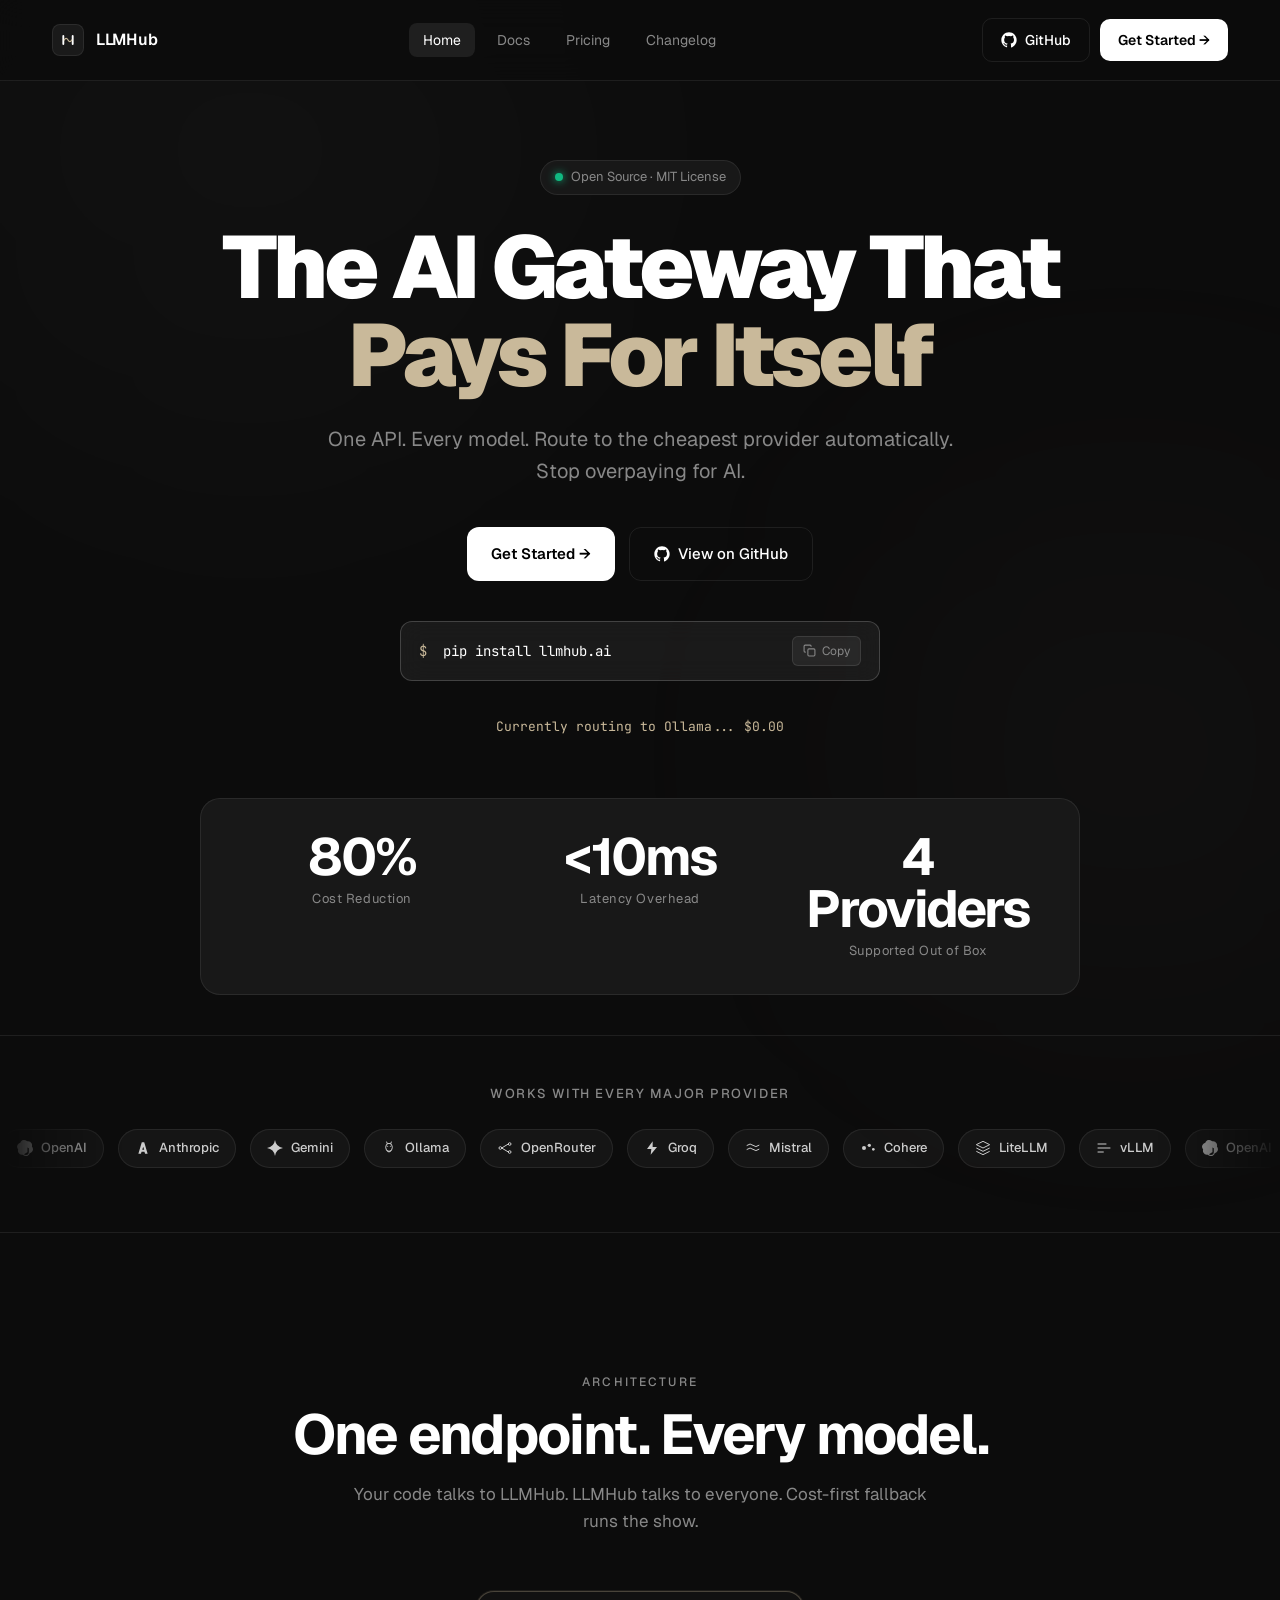
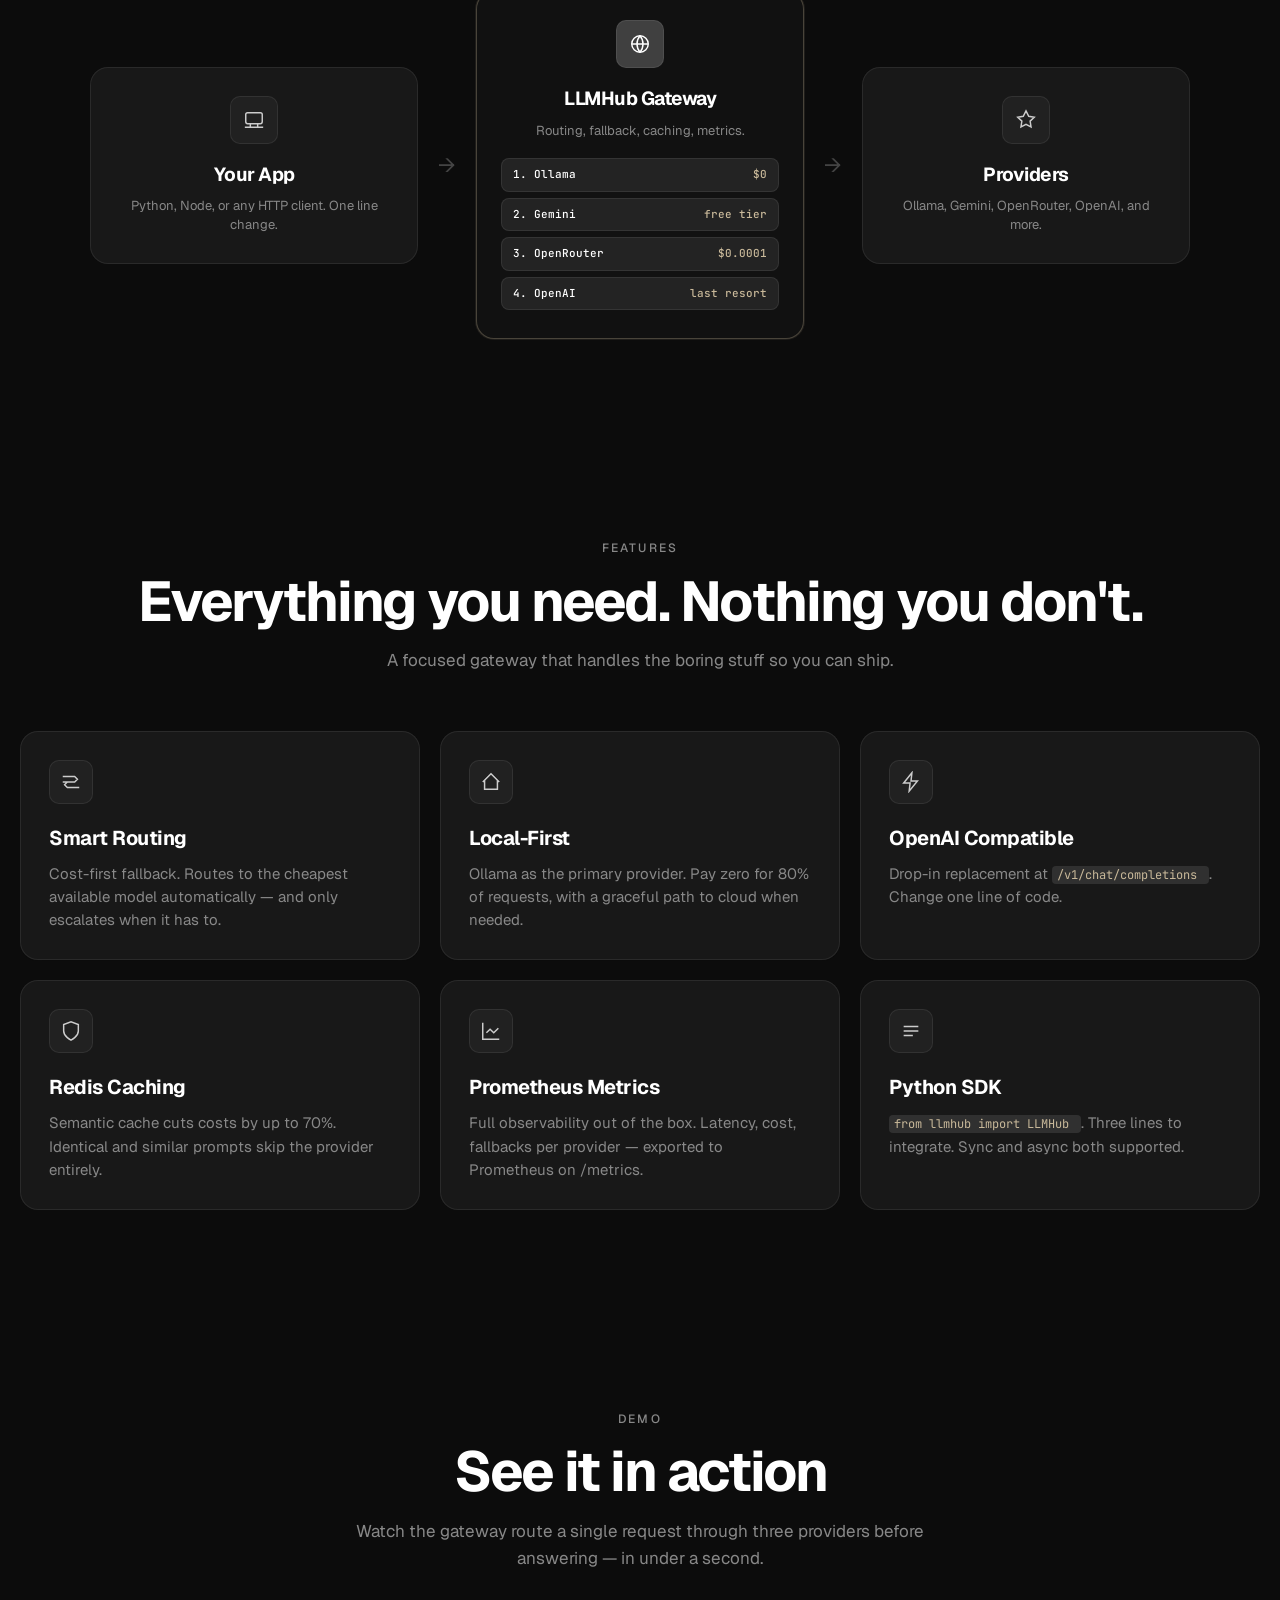
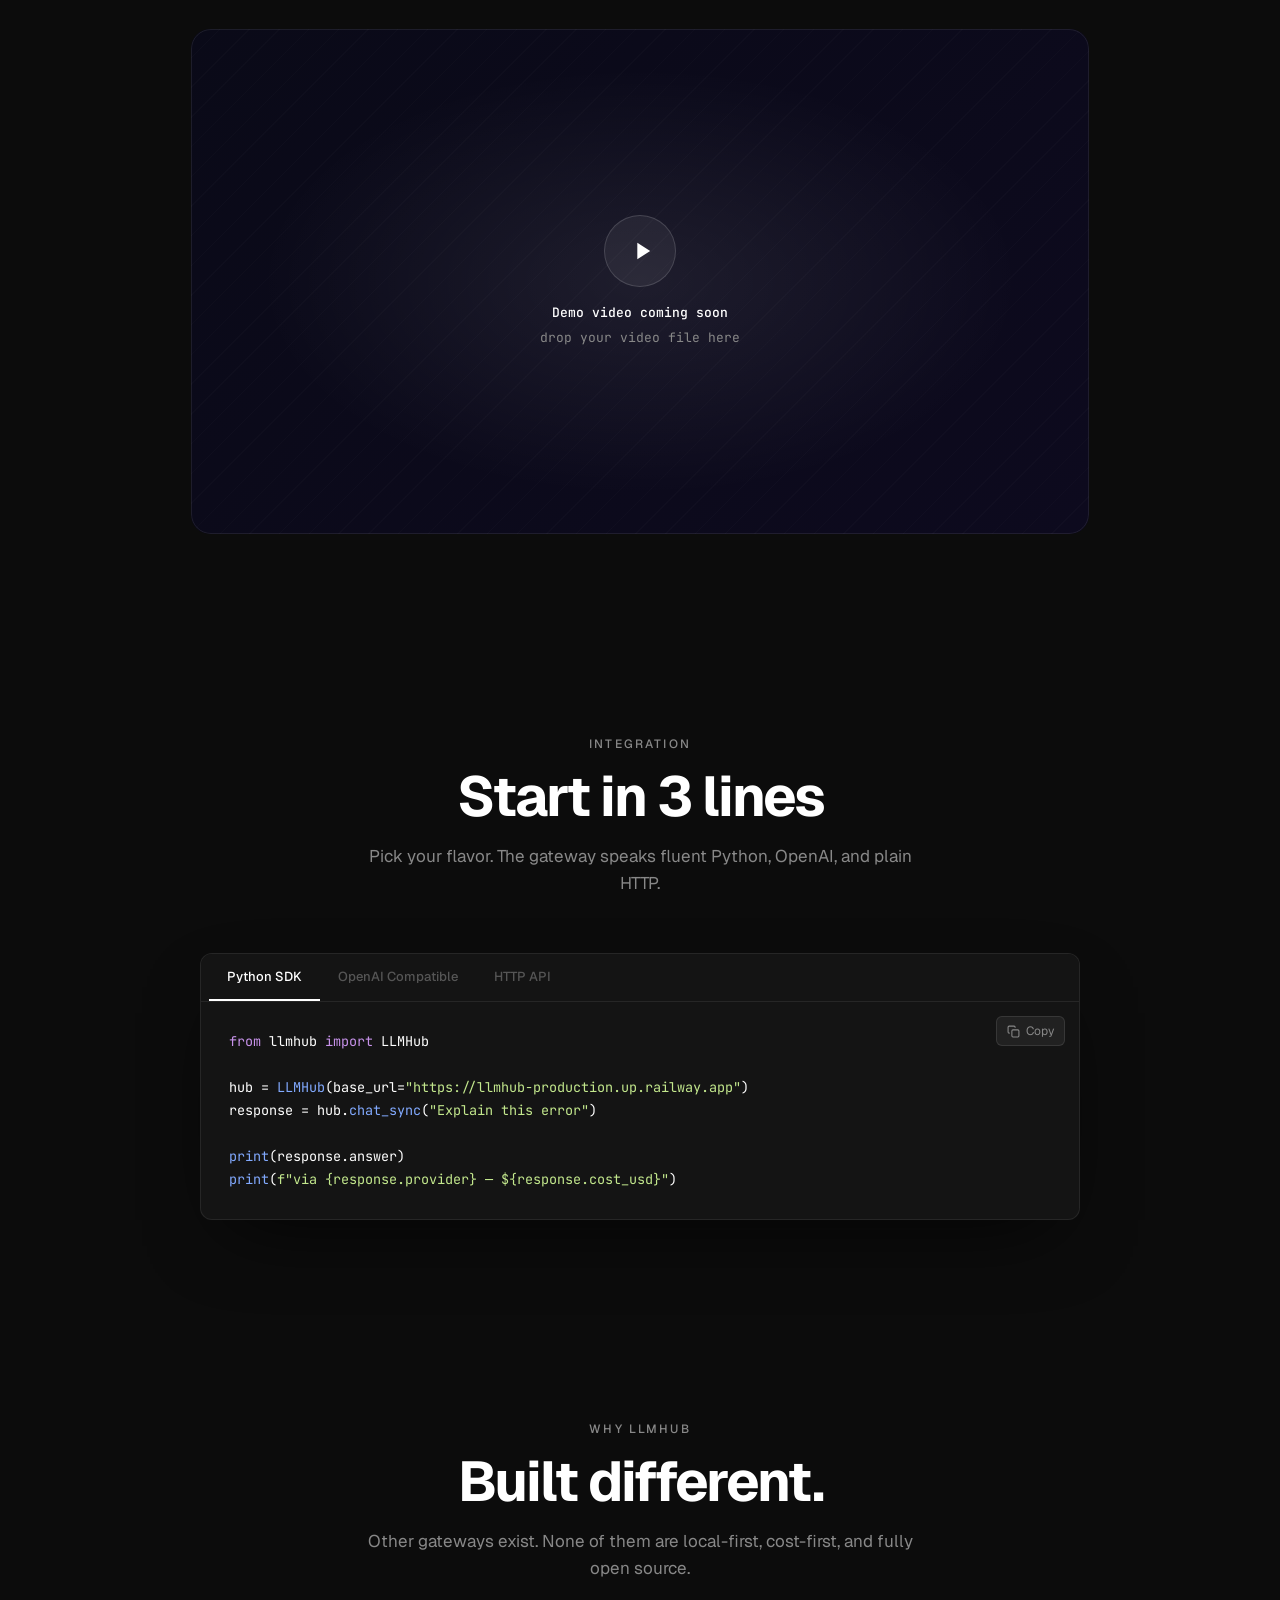
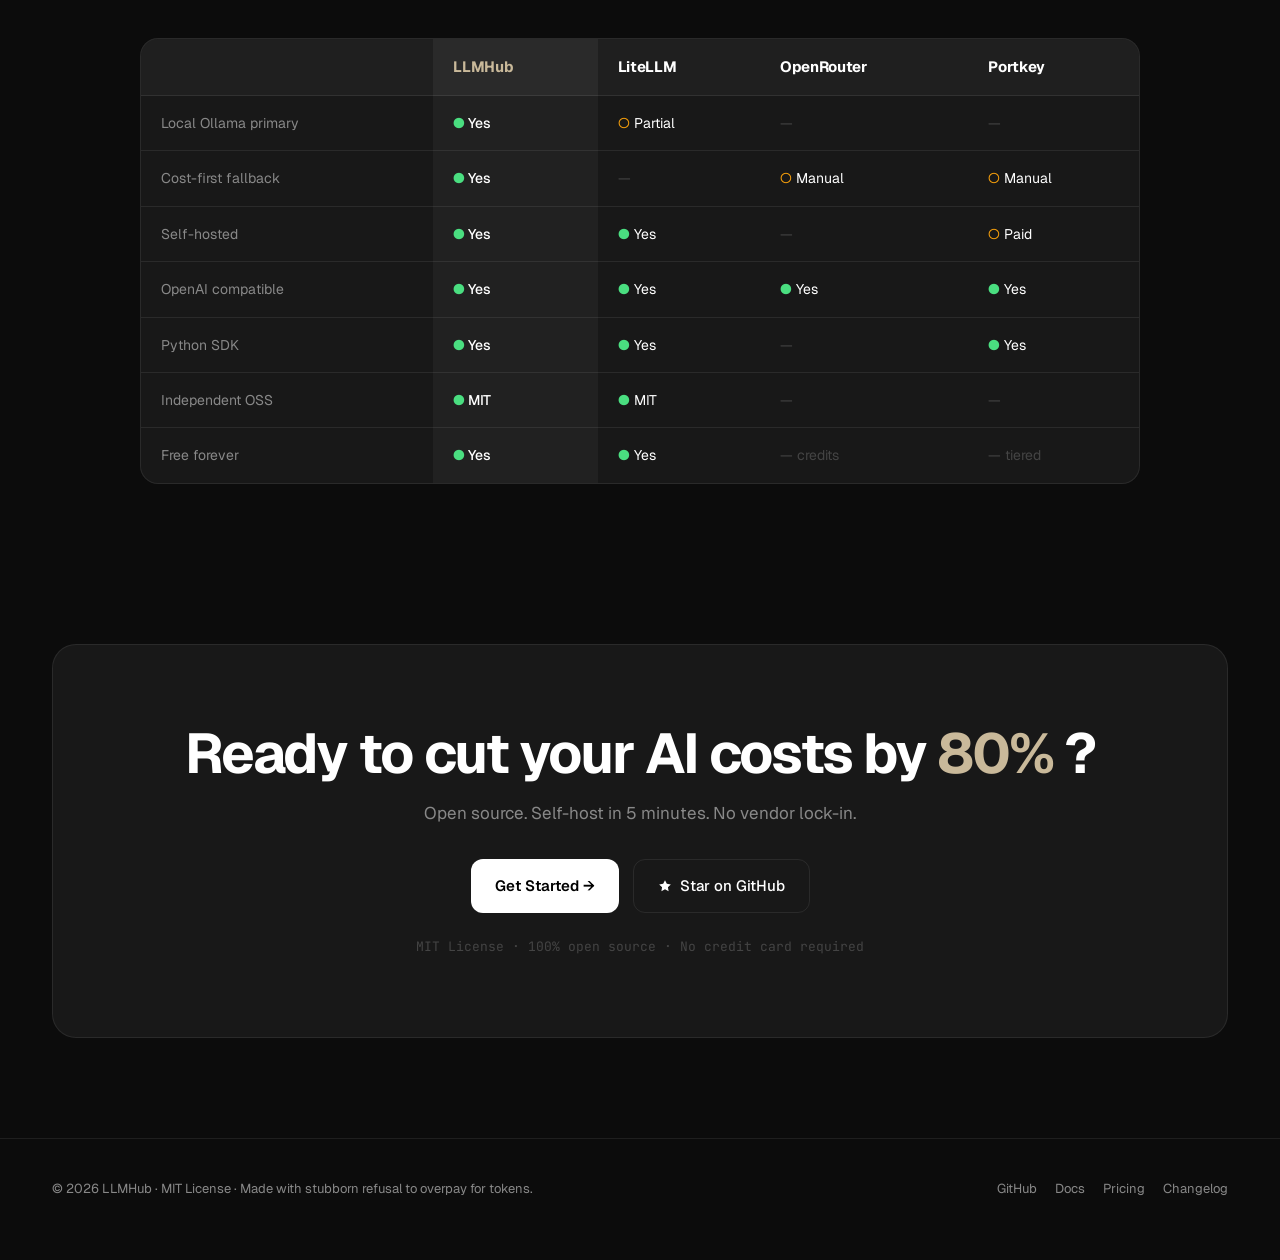
<file: app/static/index.html>
<!doctype html>
<html lang="en">
	<head>
		<meta charset="UTF-8" />
		<meta
			name="viewport"
			content="width=device-width, initial-scale=1.0"
		/>
		<title>LLMHub — The AI Gateway That Pays For Itself</title>
		<link
			rel="preconnect"
			href="https://fonts.googleapis.com"
		/>
		<link
			rel="preconnect"
			href="https://fonts.gstatic.com"
			crossorigin
		/>
		<link
			href="https://fonts.googleapis.com/css2?family=Geist:wght@300;400;500;600;700;900&family=JetBrains+Mono:wght@400;500;600&display=swap"
			rel="stylesheet"
		/>
		<style>
			:root {
				--bg: #0c0c0c;
				--bg-elev: #111111;
				--surface: #181818;
				--surface-2: #1f1f1f;
				--purple: #ffffff;
				--purple-light: #c9b99a;
				--purple-bright: #ffffff;
				--pink: #c9b99a;
				--text: #ffffff;
				--text-muted: #888888;
				--text-dim: #444444;
				--border: rgba(255, 255, 255, 0.08);
				--border-bright: rgba(255, 255, 255, 0.18);
				--gradient: linear-gradient(90deg, #d6c8aa 0%, #c9b99a 100%);
				--gradient-soft: linear-gradient(
					135deg,
					rgba(255, 255, 255, 0.04) 0%,
					rgba(255, 255, 255, 0.02) 100%
				);
				--beige: #c9b99a;
				--beige-dim: rgba(201, 185, 154, 0.06);
			}

			* {
				box-sizing: border-box;
				margin: 0;
				padding: 0;
			}
			html {
				scroll-behavior: smooth;
			}
			body {
				background: var(--bg);
				color: var(--text);
				font-family: 'Geist', system-ui, sans-serif;
				font-weight: 400;
				line-height: 1.6;
				-webkit-font-smoothing: antialiased;
				overflow-x: hidden;
				min-height: 100vh;
				position: relative;
			}

			/* Background layers */
			.bg-layer {
				position: fixed;
				inset: 0;
				pointer-events: none;
				z-index: 0;
			}
			.bg-grid,
			.bg-noise,
			.orb,
			.bg-radial {
				display: none;
			}
			.bg-orb {
				position: fixed;
				border-radius: 50%;
				filter: blur(140px);
				pointer-events: none;
				z-index: 0;
			}
			.bg-orb-1 {
				width: 700px;
				height: 700px;
				background: rgba(255, 255, 255, 0.025);
				top: -200px;
				left: -100px;
				animation: driftA 18s ease-in-out infinite;
			}
			.bg-orb-2 {
				width: 500px;
				height: 500px;
				background: rgba(200, 190, 175, 0.03);
				bottom: -100px;
				right: -100px;
				animation: driftB 22s ease-in-out infinite;
			}
			@keyframes driftA {
				0%,
				100% {
					transform: translate(0, 0);
				}
				50% {
					transform: translate(60px, 40px);
				}
			}
			@keyframes driftB {
				0%,
				100% {
					transform: translate(0, 0);
				}
				50% {
					transform: translate(-40px, -60px);
				}
			}

			/* Layout */
			.container {
				max-width: 1240px;
				margin: 0 auto;
				padding: 0 32px;
				position: relative;
				z-index: 1;
			}

			/* Navigation */
			nav.topbar {
				position: fixed;
				top: 0;
				left: 0;
				right: 0;
				z-index: 100;
				backdrop-filter: blur(16px);
				-webkit-backdrop-filter: blur(16px);
				background: rgba(12, 12, 12, 0.85);
				border-bottom: 1px solid var(--border);
			}
			.nav-inner {
				max-width: 1240px;
				margin: 0 auto;
				padding: 18px 32px;
				display: flex;
				align-items: center;
				justify-content: space-between;
				gap: 32px;
			}
			.logo {
				font-family: 'Geist', sans-serif;
				font-weight: 600;
				font-size: 16px;
				letter-spacing: -0.3px;
				color: #ffffff;
				cursor: pointer;
				text-decoration: none;
				display: flex;
				align-items: center;
				gap: 12px;
			}
			.logo-mark {
				width: 32px;
				height: 32px;
				border-radius: 8px;
				background: #1a1a1a;
				border: 1px solid rgba(255, 255, 255, 0.08);
				display: inline-flex;
				align-items: center;
				justify-content: center;
				box-sizing: border-box;
			}
			.nav-links {
				display: flex;
				gap: 8px;
				list-style: none;
				align-items: center;
			}
			.nav-links a {
				color: var(--text-muted);
				text-decoration: none;
				font-size: 14px;
				font-weight: 400;
				padding: 8px 14px;
				border-radius: 8px;
				transition: all 0.2s ease;
				cursor: pointer;
			}
			.nav-links a:hover {
				color: var(--text);
				background: var(--surface);
			}
			.nav-links a.active {
				color: var(--text);
				background: var(--surface-2);
			}
			.nav-actions {
				display: flex;
				gap: 10px;
				align-items: center;
			}

			.btn {
				display: inline-flex;
				align-items: center;
				gap: 8px;
				padding: 10px 18px;
				border-radius: 10px;
				font-family: inherit;
				font-size: 14px;
				font-weight: 500;
				text-decoration: none;
				cursor: pointer;
				border: none;
				transition: all 0.2s ease;
				white-space: nowrap;
			}
			.btn-ghost {
				background: transparent;
				color: var(--text);
				border: 1px solid var(--border);
			}
			.btn-ghost:hover {
				background: var(--surface);
				border-color: var(--border-bright);
			}
			.btn-gradient {
				background: #ffffff;
				color: #000000;
				font-weight: 600;
				position: relative;
				overflow: hidden;
			}
			.btn-gradient::before {
				content: '';
				position: absolute;
				inset: 0;
				background: #e8e0d0;
				opacity: 0;
				transition: opacity 0.2s ease;
			}
			.btn-gradient > * {
				position: relative;
				z-index: 1;
			}
			.btn-gradient:hover::before {
				opacity: 1;
			}
			.btn-gradient:active {
				transform: scale(0.98);
			}
			.btn-lg {
				padding: 14px 24px;
				font-size: 15px;
				border-radius: 12px;
			}

			.mobile-toggle {
				display: none;
				background: var(--surface);
				border: 1px solid var(--border);
				border-radius: 8px;
				width: 38px;
				height: 38px;
				align-items: center;
				justify-content: center;
				cursor: pointer;
				color: var(--text);
			}

			/* Page system */
			main {
				padding-top: 80px;
				position: relative;
				z-index: 1;
			}
			.page {
				display: none;
				animation: pageFade 0.25s ease;
			}
			.page.active {
				display: block;
			}
			@keyframes pageFade {
				from {
					opacity: 0;
					transform: translateY(6px);
				}
				to {
					opacity: 1;
					transform: translateY(0);
				}
			}

			/* HERO */
			.hero {
				padding: 80px 0 60px;
				text-align: center;
				position: relative;
			}
			.badge {
				display: inline-flex;
				align-items: center;
				gap: 8px;
				padding: 6px 14px;
				border-radius: 999px;
				background: var(--surface);
				border: 1px solid var(--border);
				backdrop-filter: blur(12px);
				-webkit-backdrop-filter: blur(12px);
				font-size: 13px;
				color: var(--text-muted);
				font-weight: 400;
				margin-bottom: 28px;
			}
			.badge .dot {
				width: 8px;
				height: 8px;
				border-radius: 50%;
				background: #10b981;
				box-shadow: 0 0 8px #10b981;
				animation: pulse-dot 2s ease-in-out infinite;
			}
			@keyframes pulse-dot {
				0%,
				100% {
					opacity: 1;
				}
				50% {
					opacity: 0.5;
				}
			}

			h1.display {
				font-family: 'Geist', sans-serif;
				font-weight: 900;
				font-size: clamp(48px, 8vw, 88px);
				line-height: 1;
				letter-spacing: -4px;
				margin-bottom: 24px;
				max-width: 900px;
				margin-left: auto;
				margin-right: auto;
			}
			.gradient-text {
				color: #c9b99a;
				display: inline-block;
			}
			.hero-subtitle {
				font-size: clamp(17px, 2vw, 20px);
				color: var(--text-muted);
				max-width: 640px;
				margin: 0 auto 40px;
				font-weight: 400;
			}
			.hero-ctas {
				display: flex;
				gap: 14px;
				justify-content: center;
				flex-wrap: wrap;
				margin-bottom: 40px;
			}
			.install-box {
				max-width: 480px;
				margin: 0 auto;
				background: rgba(255, 255, 255, 0.06);
				border: 1px solid var(--border-bright);
				border-radius: 12px;
				padding: 14px 18px;
				display: flex;
				align-items: center;
				justify-content: space-between;
				gap: 16px;
				backdrop-filter: blur(12px);
				-webkit-backdrop-filter: blur(12px);
			}
			.install-box code {
				font-family: 'JetBrains Mono', monospace;
				font-size: 14px;
				color: var(--text);
				font-weight: 400;
			}
			.install-box code .prompt {
				color: var(--purple-light);
				margin-right: 8px;
			}
			.copy-btn {
				background: rgba(255, 255, 255, 0.06);
				border: 1px solid rgba(255, 255, 255, 0.1);
				color: #888888;
				border-radius: 6px;
				--_dummy: 0;
				color: var(--text-muted);
				padding: 6px 10px;
				border-radius: 6px;
				cursor: pointer;
				font-size: 12px;
				font-family: inherit;
				transition: all 0.2s;
				display: inline-flex;
				align-items: center;
				gap: 6px;
			}
			.copy-btn:hover {
				color: var(--text);
				border-color: var(--border-bright);
				background: var(--surface);
			}
			.copy-btn.copied {
				color: #10b981;
				border-color: #10b981;
			}

			/* Stagger */
			.stagger > * {
				opacity: 0;
				animation: fadeUp 0.7s ease forwards;
			}
			.stagger > *:nth-child(1) {
				animation-delay: 0.05s;
			}
			.stagger > *:nth-child(2) {
				animation-delay: 0.15s;
			}
			.stagger > *:nth-child(3) {
				animation-delay: 0.25s;
			}
			.stagger > *:nth-child(4) {
				animation-delay: 0.35s;
			}
			.stagger > *:nth-child(5) {
				animation-delay: 0.45s;
			}
			@keyframes fadeUp {
				from {
					opacity: 0;
					transform: translateY(20px);
				}
				to {
					opacity: 1;
					transform: translateY(0);
				}
			}

			/* Marquee */
			.marquee-section {
				padding: 48px 0 64px;
				border-top: 1px solid var(--border);
				border-bottom: 1px solid var(--border);
				background: transparent;
				margin: 40px 0;
			}
			.marquee-label {
				text-align: center;
				font-size: 13px;
				color: var(--text-muted);
				letter-spacing: 0.12em;
				text-transform: uppercase;
				margin-bottom: 24px;
				font-weight: 500;
			}
			.marquee {
				overflow: hidden;
				position: relative;
				mask-image: linear-gradient(
					90deg,
					transparent,
					black 10%,
					black 90%,
					transparent
				);
				-webkit-mask-image: linear-gradient(
					90deg,
					transparent,
					black 10%,
					black 90%,
					transparent
				);
			}
			.marquee-track {
				display: flex;
				gap: 14px;
				animation: scroll 30s linear infinite;
				width: max-content;
			}
			.marquee-item,
			.ticker-item {
				display: inline-flex;
				align-items: center;
				gap: 8px;
				background: rgba(255, 255, 255, 0.04);
				border: 1px solid rgba(255, 255, 255, 0.08);
				border-radius: 100px;
				padding: 8px 16px;
				font-family: 'Geist', sans-serif;
				font-size: 13px;
				font-weight: 500;
				color: #cccccc;
				letter-spacing: 0;
				white-space: nowrap;
				transition:
					border-color 0.2s ease,
					background 0.2s ease;
			}
			.marquee-item:hover,
			.ticker-item:hover {
				border-color: rgba(255, 255, 255, 0.18);
				background: rgba(255, 255, 255, 0.07);
			}
			.ticker-item svg {
				color: #cccccc;
				flex-shrink: 0;
			}
			.ticker-item .logo-badge {
				display: none;
			}
			.ticker-item svg {
				flex-shrink: 0;
			}
			.marquee-item .check {
				color: var(--purple-light);
				font-size: 18px;
			}
			@keyframes scroll {
				from {
					transform: translateX(0);
				}
				to {
					transform: translateX(-50%);
				}
			}

			/* Sections */
			section.block {
				padding: 100px 0;
				position: relative;
			}
			.section-label {
				font-size: 12px;
				letter-spacing: 0.18em;
				text-transform: uppercase;
				color: #888888;
				font-weight: 500;
				margin-bottom: 14px;
				display: block;
				text-align: center;
			}
			h2.section-title {
				font-family: 'Geist', sans-serif;
				font-weight: 700;
				font-size: clamp(36px, 5vw, 56px);
				letter-spacing: -2px;
				line-height: 1.05;
				text-align: center;
				margin-bottom: 16px;
			}
			.section-sub {
				text-align: center;
				color: var(--text-muted);
				font-size: 17px;
				margin-bottom: 56px;
				max-width: 580px;
				margin-left: auto;
				margin-right: auto;
			}

			/* How it works flow */
			.flow {
				display: grid;
				grid-template-columns: 1fr auto 1fr auto 1fr;
				gap: 20px;
				align-items: center;
				max-width: 1100px;
				margin: 0 auto;
			}
			.flow-node {
				background: var(--surface);
				border: 1px solid var(--border);
				border-radius: 18px;
				padding: 28px 24px;
				backdrop-filter: blur(12px);
				-webkit-backdrop-filter: blur(12px);
				text-align: center;
				position: relative;
				transition: all 0.3s ease;
			}
			.flow-node.featured {
				border: 1px solid rgba(201, 185, 154, 0.3);
				background: var(--bg-elev);
				box-shadow: 0 0 0 1px rgba(201, 185, 154, 0.1);
			}
			.flow-icon {
				width: 48px;
				height: 48px;
				border-radius: 10px;
				background: rgba(255, 255, 255, 0.04);
				border: 1px solid var(--border);
				display: inline-flex;
				align-items: center;
				justify-content: center;
				margin-bottom: 16px;
				color: #cccccc;
			}
			.flow-node h3 {
				font-family: 'Geist', sans-serif;
				font-size: 19px;
				font-weight: 700;
				margin-bottom: 6px;
				letter-spacing: -0.5px;
			}
			.flow-node p {
				font-size: 13px;
				color: var(--text-muted);
				line-height: 1.5;
			}
			.flow-arrow {
				color: var(--text-dim);
				font-size: 22px;
				display: flex;
				align-items: center;
				justify-content: center;
			}
			.fallback-chain {
				margin-top: 18px;
				display: flex;
				flex-direction: column;
				gap: 6px;
			}
			.fallback-row {
				display: flex;
				align-items: center;
				justify-content: space-between;
				background: rgba(255, 255, 255, 0.08);
				border: 1px solid var(--border);
				border-radius: 8px;
				padding: 7px 11px;
				font-family: 'JetBrains Mono', monospace;
				font-size: 11px;
			}
			.fallback-row .prov {
				color: var(--text);
				font-weight: 500;
			}
			.fallback-row .cost {
				color: var(--purple-light);
				font-weight: 500;
			}

			/* Features grid */
			.features-grid {
				display: grid;
				grid-template-columns: repeat(3, 1fr);
				gap: 20px;
			}
			.feature-card {
				background: var(--surface);
				border: 1px solid var(--border);
				border-radius: 18px;
				padding: 28px;
				backdrop-filter: blur(12px);
				-webkit-backdrop-filter: blur(12px);
				transition: all 0.3s ease;
				position: relative;
				overflow: hidden;
			}
			.feature-card::before {
				display: none;
			}
			.feature-card:hover {
				transform: translateY(-2px);
				border-color: rgba(255, 255, 255, 0.18);
			}
			.feature-card:hover::before {
				opacity: 0;
			}
			.feature-icon {
				width: 44px;
				height: 44px;
				border-radius: 10px;
				background: rgba(255, 255, 255, 0.04);
				border: 1px solid var(--border);
				display: inline-flex;
				align-items: center;
				justify-content: center;
				margin-bottom: 18px;
				color: #cccccc;
			}
			.feature-card h3 {
				font-family: 'Geist', sans-serif;
				font-size: 20px;
				font-weight: 700;
				letter-spacing: -0.5px;
				margin-bottom: 8px;
			}
			.feature-card p {
				color: var(--text-muted);
				font-size: 15px;
				line-height: 1.55;
			}

			/* Demo video */
			.video-frame {
				max-width: 900px;
				margin: 0 auto;
				aspect-ratio: 16 / 9;
				border-radius: 20px;
				background: linear-gradient(135deg, #0a0a18 0%, #0d0a1e 100%);
				border: 1px solid transparent;
				background-clip: padding-box;
				position: relative;
				overflow: hidden;
				display: flex;
				align-items: center;
				justify-content: center;
				flex-direction: column;
				gap: 16px;
			}
			.video-frame::before {
				content: '';
				position: absolute;
				inset: 0;
				border-radius: 20px;
				border: 1px solid rgba(255, 255, 255, 0.08);
				pointer-events: none;
			}
			.video-frame::after {
				content: '';
				position: absolute;
				inset: 0;
				background:
					radial-gradient(
						ellipse at center,
						rgba(255, 255, 255, 0.08),
						transparent 60%
					),
					repeating-linear-gradient(
						135deg,
						transparent 0 20px,
						rgba(255, 255, 255, 0.015) 20px 21px
					);
				pointer-events: none;
			}
			.play-btn {
				width: 72px;
				height: 72px;
				border-radius: 50%;
				background: rgba(255, 255, 255, 0.06);
				border: 1px solid rgba(255, 255, 255, 0.15);
				display: inline-flex;
				align-items: center;
				justify-content: center;
				position: relative;
				z-index: 1;
				cursor: pointer;
				transition:
					transform 0.3s ease,
					background 0.3s ease;
			}
			.play-btn:hover {
				transform: scale(1.05);
				background: rgba(255, 255, 255, 0.1);
			}
			.play-btn svg {
				margin-left: 4px;
			}
			.video-label {
				position: relative;
				z-index: 1;
				color: var(--text-muted);
				font-family: 'JetBrains Mono', monospace;
				font-size: 13px;
				text-align: center;
			}
			.video-label strong {
				color: var(--text);
				font-weight: 500;
				display: block;
				margin-bottom: 4px;
			}

			/* Code tabs */
			.code-tabs-wrap {
				max-width: 880px;
				margin: 0 auto;
				background: #141414;
				border: 1px solid rgba(255, 255, 255, 0.08);
				border-radius: 12px;
				overflow: hidden;
				box-shadow: 0 30px 80px -30px rgba(0, 0, 0, 0.8);
			}
			.code-tabs {
				display: flex;
				border-bottom: 1px solid rgba(255, 255, 255, 0.08);
				background: #141414;
				padding: 0 8px;
				overflow-x: auto;
			}
			.code-tab {
				background: transparent;
				border: none;
				color: #555555;
				padding: 14px 18px;
				cursor: pointer;
				font-family: inherit;
				font-size: 13px;
				font-weight: 500;
				border-bottom: 2px solid transparent;
				transition: all 0.2s ease;
				white-space: nowrap;
			}
			.code-tab:hover {
				color: #cccccc;
			}
			.code-tab.active {
				color: #ffffff;
				border-bottom-color: #ffffff;
			}
			.code-panel-wrap {
				position: relative;
			}
			.code-copy {
				position: absolute;
				top: 14px;
				right: 14px;
				z-index: 2;
			}
			.code-panel {
				display: none;
				padding: 28px;
				font-family: 'JetBrains Mono', monospace;
				font-size: 13.5px;
				line-height: 1.7;
				color: var(--text);
				overflow-x: auto;
				animation: codeFade 0.25s ease;
			}
			.code-panel.active {
				display: block;
			}
			@keyframes codeFade {
				from {
					opacity: 0;
					transform: translateY(4px);
				}
				to {
					opacity: 1;
					transform: translateY(0);
				}
			}
			.tok-kw {
				color: #c792ea;
			}
			.tok-fn {
				color: #82aaff;
			}
			.tok-str {
				color: #c3e88d;
			}
			.tok-com {
				color: #546e7a;
				font-style: italic;
			}
			.tok-num {
				color: #f78c6c;
			}
			.tok-var {
				color: #82aaff;
			}
			.tok-pun {
				color: #d4d4d4;
			}
			.tok-key {
				color: #82aaff;
			}

			/* Comparison */
			.compare-wrap {
				max-width: 1000px;
				margin: 0 auto;
				overflow-x: auto;
			}
			.compare {
				width: 100%;
				border-collapse: separate;
				border-spacing: 0;
				background: var(--surface);
				border: 1px solid var(--border);
				border-radius: 18px;
				overflow: hidden;
				backdrop-filter: blur(12px);
				-webkit-backdrop-filter: blur(12px);
			}
			.compare th,
			.compare td {
				padding: 16px 20px;
				text-align: left;
				font-size: 14px;
				border-bottom: 1px solid var(--border);
			}
			.compare tr:last-child td {
				border-bottom: none;
			}
			.compare th {
				font-family: 'Geist', sans-serif;
				font-size: 15px;
				font-weight: 700;
				letter-spacing: -0.3px;
				color: var(--text);
				background: rgba(255, 255, 255, 0.03);
			}
			.compare th.us {
				background: rgba(255, 255, 255, 0.08);
				color: var(--purple-light);
				position: relative;
			}
			.compare td.us {
				background: rgba(255, 255, 255, 0.04);
				color: var(--text);
				font-weight: 500;
			}
			.compare td:first-child {
				color: var(--text-muted);
				font-weight: 400;
			}
			.check-y {
				color: #4ade80;
				font-weight: 600;
			}
			.check-n {
				color: var(--text-dim);
			}
			.check-p {
				color: #f59e0b;
			}

			/* Final CTA */
			.final-cta {
				margin: 60px 0 100px;
				padding: 80px 40px;
				border-radius: 24px;
				background: var(--surface);
				border: 1px solid var(--border);
				text-align: center;
				position: relative;
				overflow: hidden;
			}
			.final-cta h2 {
				font-family: 'Geist', sans-serif;
				font-weight: 700;
				font-size: clamp(36px, 5vw, 56px);
				letter-spacing: -2px;
				line-height: 1.05;
				margin-bottom: 16px;
			}
			.final-cta .section-sub {
				color: var(--text-muted);
				margin-bottom: 32px;
			}
			.final-cta-ctas {
				display: flex;
				gap: 14px;
				justify-content: center;
				flex-wrap: wrap;
				margin-bottom: 24px;
			}
			.final-fine {
				font-size: 13px;
				color: var(--text-dim);
				font-family: 'JetBrains Mono', monospace;
			}

			/* Footer */
			footer {
				border-top: 1px solid var(--border);
				padding: 40px 0 60px;
				position: relative;
				z-index: 1;
			}
			.footer-inner {
				display: flex;
				align-items: center;
				justify-content: space-between;
				gap: 24px;
				flex-wrap: wrap;
			}
			.footer-meta {
				color: var(--text-muted);
				font-size: 13px;
			}
			.footer-links {
				display: flex;
				gap: 18px;
			}
			.footer-links a {
				color: var(--text-muted);
				font-size: 13px;
				text-decoration: none;
				transition: color 0.2s;
			}
			.footer-links a:hover {
				color: var(--text);
			}

			/* DOCS */
			.docs-shell {
				display: grid;
				grid-template-columns: 240px 1fr;
				gap: 60px;
				padding: 40px 0 100px;
			}
			.docs-side {
				position: sticky;
				top: 100px;
				align-self: start;
				height: max-content;
			}
			.docs-side-group {
				margin-bottom: 24px;
			}
			.docs-side-title {
				font-size: 11px;
				text-transform: uppercase;
				letter-spacing: 0.15em;
				color: var(--text-dim);
				margin-bottom: 10px;
				font-weight: 600;
			}
			.docs-side a {
				display: block;
				padding: 7px 12px;
				border-radius: 8px;
				color: var(--text-muted);
				text-decoration: none;
				font-size: 14px;
				margin-bottom: 2px;
				cursor: pointer;
				transition: all 0.15s;
			}
			.docs-side a:hover {
				color: var(--text);
				background: var(--surface);
			}
			.docs-side a.active {
				color: var(--purple-light);
				background: rgba(255, 255, 255, 0.1);
				font-weight: 500;
			}
			.docs-content {
				min-width: 0;
				max-width: 760px;
			}
			.docs-content h1 {
				font-family: 'Geist', sans-serif;
				font-weight: 700;
				font-size: 44px;
				letter-spacing: -2px;
				margin-bottom: 12px;
			}
			.docs-content h2 {
				font-family: 'Geist', sans-serif;
				font-weight: 700;
				font-size: 26px;
				letter-spacing: -1px;
				margin: 48px 0 16px;
			}
			.docs-content h3 {
				font-family: 'Geist', sans-serif;
				font-weight: 700;
				font-size: 18px;
				margin: 32px 0 10px;
			}
			.docs-content p {
				color: var(--text-muted);
				margin-bottom: 16px;
				font-size: 16px;
			}
			.docs-content p strong {
				color: var(--text);
				font-weight: 500;
			}
			.docs-content code:not(pre code) {
				font-family: 'JetBrains Mono', monospace;
				font-size: 13.5px;
				background: rgba(255, 255, 255, 0.1);
				color: var(--purple-light);
				padding: 2px 7px;
				border-radius: 5px;
			}
			.docs-content pre {
				background: #07070f;
				border: 1px solid var(--border);
				border-radius: 12px;
				padding: 20px 24px;
				overflow-x: auto;
				margin: 16px 0 24px;
				font-family: 'JetBrains Mono', monospace;
				font-size: 13.5px;
				line-height: 1.7;
				position: relative;
			}
			.docs-content pre.big {
				font-size: 18px;
				padding: 28px 32px;
			}
			.docs-content pre .code-copy {
				top: 12px;
				right: 12px;
			}
			.docs-content ul {
				color: var(--text-muted);
				margin: 0 0 16px 22px;
			}
			.docs-content ul li {
				margin-bottom: 6px;
				font-size: 16px;
			}
			.env-table {
				width: 100%;
				border-collapse: collapse;
				margin: 16px 0 24px;
				background: var(--surface);
				border: 1px solid var(--border);
				border-radius: 12px;
				overflow: hidden;
			}
			.env-table th,
			.env-table td {
				text-align: left;
				padding: 12px 16px;
				border-bottom: 1px solid var(--border);
				font-size: 14px;
			}
			.env-table th {
				background: rgba(255, 255, 255, 0.06);
				color: var(--text);
				font-family: 'Geist', sans-serif;
				font-weight: 700;
			}
			.env-table tr:last-child td {
				border-bottom: none;
			}
			.env-table td:first-child {
				font-family: 'JetBrains Mono', monospace;
				color: var(--purple-light);
				font-size: 13px;
			}
			.env-table td:nth-child(2) {
				font-family: 'JetBrains Mono', monospace;
				color: var(--text);
				font-size: 13px;
			}
			.env-table td:last-child {
				color: var(--text-muted);
			}

			/* PRICING */
			.pricing-grid {
				display: grid;
				grid-template-columns: repeat(3, 1fr);
				gap: 20px;
				max-width: 1100px;
				margin: 0 auto 80px;
			}
			.price-card {
				background: var(--surface);
				border: 1px solid var(--border);
				border-radius: 20px;
				padding: 32px;
				backdrop-filter: blur(12px);
				-webkit-backdrop-filter: blur(12px);
				position: relative;
				display: flex;
				flex-direction: column;
				transition: transform 0.3s ease;
			}
			.price-card:hover {
				transform: translateY(-4px);
			}
			.price-card.featured {
				border: 1px solid rgba(201, 185, 154, 0.3);
				background: var(--bg-elev);
				box-shadow: 0 0 0 1px rgba(201, 185, 154, 0.1);
			}
			.price-tag {
				display: inline-block;
				font-size: 11px;
				font-weight: 600;
				letter-spacing: 0.12em;
				text-transform: uppercase;
				color: var(--purple-light);
				background: rgba(255, 255, 255, 0.08);
				padding: 4px 10px;
				border-radius: 999px;
				margin-bottom: 14px;
				align-self: flex-start;
			}
			.price-card h3 {
				font-family: 'Geist', sans-serif;
				font-weight: 700;
				font-size: 26px;
				letter-spacing: -1px;
				margin-bottom: 8px;
			}
			.price-card .sub {
				color: var(--text-muted);
				font-size: 14px;
				margin-bottom: 24px;
			}
			.price-amount {
				font-family: 'Geist', sans-serif;
				font-weight: 700;
				font-size: 48px;
				letter-spacing: -2px;
				line-height: 1;
				margin-bottom: 4px;
			}
			.price-amount-sub {
				color: var(--text-muted);
				font-size: 13px;
				margin-bottom: 24px;
			}
			.price-list {
				list-style: none;
				margin-bottom: 28px;
				flex-grow: 1;
			}
			.price-list li {
				display: flex;
				align-items: flex-start;
				gap: 10px;
				padding: 8px 0;
				font-size: 14px;
				color: var(--text);
				border-bottom: 1px dashed var(--border);
			}
			.price-list li:last-child {
				border-bottom: none;
			}
			.price-list li::before {
				content: '';
				width: 16px;
				height: 16px;
				flex-shrink: 0;
				background: rgba(255, 255, 255, 0.15);
				border-radius: 4px;
				margin-top: 3px;
				position: relative;
			}
			.price-list li[data-check]::before {
				content: '✓';
				color: var(--purple-light);
				font-size: 11px;
				font-weight: 700;
				display: inline-flex;
				align-items: center;
				justify-content: center;
			}
			/* FAQ */
			.faq-wrap {
				max-width: 760px;
				margin: 0 auto;
			}
			.faq-item {
				border-bottom: 1px solid var(--border);
				padding: 4px 0;
			}
			.faq-q {
				width: 100%;
				background: transparent;
				border: none;
				color: var(--text);
				font-family: 'Geist', sans-serif;
				font-weight: 700;
				font-size: 18px;
				text-align: left;
				padding: 20px 0;
				cursor: pointer;
				display: flex;
				align-items: center;
				justify-content: space-between;
				gap: 16px;
				letter-spacing: -0.3px;
			}
			.faq-q .chev {
				color: var(--text-muted);
				transition: transform 0.2s ease;
				flex-shrink: 0;
			}
			.faq-item.open .faq-q .chev {
				transform: rotate(180deg);
			}
			.faq-a {
				max-height: 0;
				overflow: hidden;
				transition: max-height 0.3s ease;
				color: var(--text-muted);
				font-size: 15px;
				line-height: 1.65;
			}
			.faq-item.open .faq-a {
				max-height: 300px;
				padding-bottom: 20px;
			}

			/* CHANGELOG */
			.changelog-wrap {
				max-width: 720px;
				margin: 0 auto;
				padding-left: 32px;
				position: relative;
			}
			.changelog-wrap::before {
				content: '';
				position: absolute;
				left: 8px;
				top: 12px;
				bottom: 0;
				width: 1.5px;
				background: linear-gradient(
					to bottom,
					var(--purple-light),
					var(--border) 70%,
					transparent
				);
			}
			.changelog-entry {
				position: relative;
				padding: 16px 0 48px;
			}
			.changelog-entry::before {
				content: '';
				position: absolute;
				left: -32px;
				top: 28px;
				width: 17px;
				height: 17px;
				border-radius: 50%;
				background: var(--bg);
				border: 2px solid var(--purple-light);
				box-shadow: 0 0 12px rgba(255, 255, 255, 0.6);
			}
			.changelog-entry.latest::before {
				background: var(--purple);
			}
			.changelog-meta {
				display: flex;
				align-items: center;
				gap: 12px;
				margin-bottom: 14px;
				flex-wrap: wrap;
			}
			.version-tag {
				font-family: 'JetBrains Mono', monospace;
				font-size: 13px;
				font-weight: 600;
				color: var(--purple-light);
				background: rgba(255, 255, 255, 0.08);
				border: 1px solid var(--border);
				padding: 3px 10px;
				border-radius: 6px;
			}
			.version-date {
				font-size: 13px;
				color: var(--text-muted);
				font-family: 'JetBrains Mono', monospace;
			}
			.latest-pill {
				font-size: 10px;
				font-weight: 600;
				letter-spacing: 0.1em;
				text-transform: uppercase;
				background: #c9b99a;
				color: #0c0c0c;
				padding: 3px 10px;
				border-radius: 999px;
			}
			.changelog-entry h3 {
				font-family: 'Geist', sans-serif;
				font-weight: 700;
				font-size: 22px;
				letter-spacing: -0.5px;
				margin-bottom: 10px;
			}
			.changelog-entry p {
				color: var(--text-muted);
				font-size: 15px;
				line-height: 1.6;
			}
			.changelog-entry ul {
				margin-top: 12px;
				color: var(--text-muted);
				padding-left: 20px;
			}
			.changelog-entry ul li {
				margin-bottom: 6px;
				font-size: 14px;
			}

			/* Toast */
			.toast {
				position: fixed;
				bottom: 32px;
				left: 50%;
				transform: translateX(-50%) translateY(20px);
				background: rgba(18, 18, 18, 0.95);
				border: 1px solid var(--border-bright);
				color: var(--text);
				padding: 12px 20px;
				border-radius: 12px;
				backdrop-filter: blur(20px);
				-webkit-backdrop-filter: blur(20px);
				font-size: 14px;
				opacity: 0;
				pointer-events: none;
				transition: all 0.25s ease;
				z-index: 1000;
				display: flex;
				align-items: center;
				gap: 10px;
			}
			.toast.show {
				opacity: 1;
				transform: translateX(-50%) translateY(0);
			}

			/* Page hero shared */
			.page-hero {
				padding: 80px 0 40px;
				text-align: center;
			}
			.page-hero h1 {
				font-family: 'Geist', sans-serif;
				font-weight: 700;
				font-size: clamp(44px, 6vw, 72px);
				letter-spacing: -3px;
				line-height: 1;
				margin-bottom: 16px;
			}
			.page-hero p {
				color: var(--text-muted);
				font-size: 18px;
				max-width: 520px;
				margin: 0 auto;
			}

			/* Responsive */
			@media (max-width: 920px) {
				.features-grid {
					grid-template-columns: repeat(2, 1fr);
				}
				.flow {
					grid-template-columns: 1fr;
					max-width: 400px;
				}
				.flow-arrow {
					transform: rotate(90deg);
					margin: 0 auto;
				}
				.pricing-grid {
					grid-template-columns: 1fr;
					max-width: 480px;
				}
				.docs-shell {
					grid-template-columns: 1fr;
					gap: 32px;
				}
				.docs-side {
					position: static;
				}
			}
			@media (max-width: 680px) {
				.container {
					padding: 0 20px;
				}
				.nav-inner {
					padding: 14px 20px;
				}
				.nav-links,
				.nav-actions .btn-gradient {
					display: none;
				}
				.nav-actions .btn-ghost {
					display: none;
				}
				.mobile-toggle {
					display: inline-flex;
				}
				.nav-mobile-open .nav-links {
					display: flex;
					position: absolute;
					top: 100%;
					left: 0;
					right: 0;
					flex-direction: column;
					background: rgba(12, 12, 12, 0.98);
					backdrop-filter: blur(20px);
					padding: 16px 20px;
					border-bottom: 1px solid var(--border);
					gap: 4px;
				}
				.nav-mobile-open .nav-links a {
					padding: 12px 14px;
					font-size: 15px;
				}
				.features-grid {
					grid-template-columns: 1fr;
				}
				.final-cta {
					padding: 56px 24px;
					border-radius: 24px;
				}
				section.block {
					padding: 70px 0;
				}
				h1.display {
					font-size: 44px;
					letter-spacing: -2px;
				}
				.install-box code {
					font-size: 13px;
				}
				.compare {
					font-size: 13px;
				}
				.compare th,
				.compare td {
					padding: 12px 10px;
				}
			}

			/* ============= NEW: Reveal-on-scroll ============= */
			.reveal {
				opacity: 0;
				transform: translateY(32px);
				transition:
					opacity 0.7s cubic-bezier(0.2, 0.7, 0.2, 1),
					transform 0.7s cubic-bezier(0.2, 0.7, 0.2, 1);
			}
			.reveal.visible {
				opacity: 1;
				transform: translateY(0);
			}
			.reveal-stagger.visible > *:nth-child(1) {
				transition-delay: 0s;
			}
			.reveal-stagger.visible > *:nth-child(2) {
				transition-delay: 0.08s;
			}
			.reveal-stagger.visible > *:nth-child(3) {
				transition-delay: 0.16s;
			}
			.reveal-stagger.visible > *:nth-child(4) {
				transition-delay: 0.24s;
			}
			.reveal-stagger.visible > *:nth-child(5) {
				transition-delay: 0.32s;
			}
			.reveal-stagger.visible > *:nth-child(6) {
				transition-delay: 0.4s;
			}
			.reveal-stagger > * {
				opacity: 0;
				transform: translateY(24px);
				transition:
					opacity 0.6s ease,
					transform 0.6s ease;
			}
			.reveal-stagger.visible > * {
				opacity: 1;
				transform: translateY(0);
			}

			/* ============= NEW: Typing line ============= */
			.typing-wrap {
				margin: -28px auto 32px;
				min-height: 22px;
				text-align: center;
			}
			#typing-line {
				font-family: 'JetBrains Mono', monospace;
				font-size: 13px;
				color: var(--purple-light);
				letter-spacing: 0;
				display: inline-block;
				opacity: 1;
				transition: opacity 0.4s ease;
			}
			#typing-line.fade {
				opacity: 0;
			}

			/* ============= NEW: Stats row ============= */
			.stats-row {
				display: grid;
				grid-template-columns: repeat(3, 1fr);
				gap: 20px;
				max-width: 880px;
				margin: 60px auto 0;
				padding: 32px;
				background: var(--surface);
				border: 1px solid var(--border);
				border-radius: 20px;
				backdrop-filter: blur(12px);
				-webkit-backdrop-filter: blur(12px);
			}
			.stat-item {
				text-align: center;
			}
			.stat-value {
				font-family: 'Geist', sans-serif;
				font-weight: 700;
				font-size: clamp(36px, 5vw, 52px);
				letter-spacing: -2px;
				line-height: 1;
				color: #ffffff;
				margin-bottom: 6px;
			}
			.stat-label {
				font-size: 13px;
				color: var(--text-muted);
				letter-spacing: 0.04em;
			}
			@media (max-width: 680px) {
				.stats-row {
					grid-template-columns: 1fr;
					padding: 24px;
					gap: 24px;
				}
			}

			/* ============= Mobile fixes (≤768px) ============= */
			@media (max-width: 768px) {
				/* BUG 2: Burger menu — override display:none with animated max-height */
				.nav-actions .btn-ghost,
				.nav-actions .btn-gradient {
					display: none;
				}
				.mobile-toggle {
					display: inline-flex;
				}
				.nav-links {
					display: flex;
					position: absolute;
					top: 100%;
					left: 8px;
					right: 8px;
					flex-direction: column;
					background: #111111;
					border: 1px solid rgba(255, 255, 255, 0.08);
					border-radius: 12px;
					margin-top: 8px;
					padding: 0;
					gap: 0;
					max-height: 0;
					overflow: hidden;
					opacity: 0;
					pointer-events: none;
					transition:
						max-height 0.3s ease,
						opacity 0.3s ease;
					z-index: 99;
				}
				.nav-links li {
					border-bottom: 1px solid rgba(255, 255, 255, 0.06);
				}
				.nav-links li:last-child {
					border-bottom: none;
				}
				.nav-links a {
					padding: 16px 24px !important;
					font-size: 16px !important;
					border-radius: 0;
				}
				.nav-mobile-open .nav-links {
					max-height: 300px;
					opacity: 1;
					pointer-events: auto;
				}

				/* BUG 1: Typing animation — remove negative margin, show below install box */
				.typing-wrap {
					margin: 0 auto 24px;
				}
				#typing-line {
					font-size: 12px;
				}

				/* BUG 3: Hero */
				h1.display {
					font-size: clamp(36px, 8vw, 88px);
					letter-spacing: -2px;
				}
				.hero-subtitle {
					font-size: 16px;
					padding: 0 16px;
				}
				.hero-ctas {
					flex-direction: column;
					align-items: center;
				}
				.hero-ctas .btn {
					width: 100%;
					justify-content: center;
				}
				.install-box {
					width: 100%;
				}

				/* Stats row: keep 3-col but smaller numbers */
				.stat-value {
					font-size: clamp(28px, 6vw, 52px);
				}

				/* Feature cards: 1 column */
				.features-grid {
					grid-template-columns: 1fr;
				}

				/* Comparison table: horizontal scroll */
				.compare-wrap {
					overflow-x: auto;
				}

				/* Code tabs: smaller font */
				.code-tab {
					font-size: 12px;
					padding: 12px 10px;
				}
				.code-panel {
					font-size: 12px;
					overflow-x: auto;
				}

				/* Pricing cards: 1 column */
				.pricing-grid {
					grid-template-columns: 1fr;
					max-width: 100%;
				}

				/* Footer: stack vertically */
				.footer-inner {
					flex-direction: column;
					align-items: center;
					text-align: center;
					gap: 16px;
				}
				.footer-links {
					flex-direction: column;
					align-items: center;
					gap: 12px;
				}
			}
		</style>
	</head>
	<body>
		<!-- Background layers -->
		<div class="bg-orb bg-orb-1"></div>
		<div class="bg-orb bg-orb-2"></div>

		<!-- Nav -->
		<nav
			class="topbar"
			id="topbar"
		>
			<div class="nav-inner">
				<a
					class="logo"
					data-route="home"
					href="#home"
					data-comment-anchor="brand-logo"
				>
					<span class="logo-mark">
						<svg
							width="20"
							height="20"
							viewBox="0 0 32 32"
							fill="none"
						>
							<rect
								x="7"
								y="8"
								width="3"
								height="16"
								rx="1.5"
								fill="#ffffff"
							/>
							<rect
								x="22"
								y="8"
								width="3"
								height="16"
								rx="1.5"
								fill="#ffffff"
							/>
							<path
								d="M10 16 Q13 11 16 16 Q19 21 22 16"
								stroke="#c9b99a"
								stroke-width="2"
								stroke-linecap="round"
								fill="none"
							/>
						</svg>
					</span>
					LLMHub
				</a>
				<ul class="nav-links">
					<li>
						<a
							data-route="home"
							href="#home"
						>
							Home
						</a>
					</li>
					<li>
						<a
							data-route="docs"
							href="#docs"
						>
							Docs
						</a>
					</li>
					<li>
						<a
							data-route="pricing"
							href="#pricing"
						>
							Pricing
						</a>
					</li>
					<li>
						<a
							data-route="changelog"
							href="#changelog"
						>
							Changelog
						</a>
					</li>
				</ul>
				<div class="nav-actions">
					<a
						class="btn btn-ghost"
						href="https://github.com/NivaroCodes/LLMHub"
						target="_blank"
						rel="noopener"
					>
						<svg
							width="16"
							height="16"
							viewBox="0 0 24 24"
							fill="currentColor"
						>
							<path
								d="M12 .5C5.65.5.5 5.65.5 12c0 5.08 3.29 9.39 7.86 10.91.58.11.79-.25.79-.56v-2c-3.2.7-3.87-1.37-3.87-1.37-.53-1.34-1.3-1.7-1.3-1.7-1.06-.72.08-.71.08-.71 1.17.08 1.79 1.2 1.79 1.2 1.04 1.78 2.73 1.27 3.4.97.1-.76.41-1.27.74-1.56-2.55-.29-5.24-1.28-5.24-5.69 0-1.26.45-2.29 1.18-3.1-.12-.29-.51-1.46.11-3.04 0 0 .97-.31 3.18 1.18a11 11 0 015.8 0c2.2-1.49 3.17-1.18 3.17-1.18.63 1.58.23 2.75.12 3.04.74.81 1.18 1.84 1.18 3.1 0 4.42-2.69 5.39-5.26 5.68.42.36.79 1.07.79 2.16v3.2c0 .31.21.68.8.56C20.22 21.39 23.5 17.08 23.5 12 23.5 5.65 18.35.5 12 .5z"
							/>
						</svg>
						GitHub
					</a>
					<a
						class="btn btn-gradient"
						data-route="docs"
						href="#docs"
					>
						Get Started →
					</a>
					<button
						class="mobile-toggle"
						id="mobileToggle"
						aria-label="Menu"
					>
						<svg
							width="18"
							height="18"
							viewBox="0 0 24 24"
							fill="none"
							stroke="currentColor"
							stroke-width="2"
						>
							<line
								x1="3"
								y1="6"
								x2="21"
								y2="6"
							/>
							<line
								x1="3"
								y1="12"
								x2="21"
								y2="12"
							/>
							<line
								x1="3"
								y1="18"
								x2="21"
								y2="18"
							/>
						</svg>
					</button>
				</div>
			</div>
		</nav>

		<main>
			<!-- ====================== HOME ====================== -->
			<div
				class="page"
				id="page-home"
				data-screen-label="01 Home"
			>
				<section class="hero container stagger">
					<div class="badge">
						<span class="dot"></span>
						Open Source · MIT License
					</div>
					<h1 class="display">
						The AI Gateway That
						<span class="gradient-text">Pays For Itself</span>
					</h1>
					<p class="hero-subtitle">
						One API. Every model. Route to the cheapest provider automatically.
						Stop overpaying for AI.
					</p>
					<div class="hero-ctas">
						<a
							class="btn btn-gradient btn-lg"
							data-route="docs"
							href="#docs"
						>
							Get Started →
						</a>
						<a
							class="btn btn-ghost btn-lg"
							href="https://github.com/NivaroCodes/LLMHub"
							target="_blank"
							rel="noopener"
						>
							<svg
								width="16"
								height="16"
								viewBox="0 0 24 24"
								fill="currentColor"
							>
								<path
									d="M12 .5C5.65.5.5 5.65.5 12c0 5.08 3.29 9.39 7.86 10.91.58.11.79-.25.79-.56v-2c-3.2.7-3.87-1.37-3.87-1.37-.53-1.34-1.3-1.7-1.3-1.7-1.06-.72.08-.71.08-.71 1.17.08 1.79 1.2 1.79 1.2 1.04 1.78 2.73 1.27 3.4.97.1-.76.41-1.27.74-1.56-2.55-.29-5.24-1.28-5.24-5.69 0-1.26.45-2.29 1.18-3.1-.12-.29-.51-1.46.11-3.04 0 0 .97-.31 3.18 1.18a11 11 0 015.8 0c2.2-1.49 3.17-1.18 3.17-1.18.63 1.58.23 2.75.12 3.04.74.81 1.18 1.84 1.18 3.1 0 4.42-2.69 5.39-5.26 5.68.42.36.79 1.07.79 2.16v3.2c0 .31.21.68.8.56C20.22 21.39 23.5 17.08 23.5 12 23.5 5.65 18.35.5 12 .5z"
								/>
							</svg>
							View on GitHub
						</a>
					</div>
					<div class="install-box">
						<code>
							<span class="prompt">$</span>
							pip install llmhub.ai
						</code>
						<button
							class="copy-btn"
							data-copy="pip install llmhub.ai"
						>
							<svg
								width="13"
								height="13"
								viewBox="0 0 24 24"
								fill="none"
								stroke="currentColor"
								stroke-width="2"
							>
								<rect
									x="9"
									y="9"
									width="13"
									height="13"
									rx="2"
								/>
								<path d="M5 15H4a2 2 0 01-2-2V4a2 2 0 012-2h9a2 2 0 012 2v1" />
							</svg>
							Copy
						</button>
					</div>
				</section>

				<div class="typing-wrap container">
					<span id="typing-line"></span>
				</div>

				<div class="container reveal">
					<div class="stats-row">
						<div class="stat-item">
							<div
								class="stat-value"
								data-counter="80"
								data-suffix="%"
							>
								0%
							</div>
							<div class="stat-label">Cost Reduction</div>
						</div>
						<div class="stat-item">
							<div
								class="stat-value"
								data-counter="10"
								data-prefix="&lt;"
								data-suffix="ms"
							>
								0ms
							</div>
							<div class="stat-label">Latency Overhead</div>
						</div>
						<div class="stat-item">
							<div
								class="stat-value"
								data-counter="4"
								data-suffix=" Providers"
							>
								0
							</div>
							<div class="stat-label">Supported Out of Box</div>
						</div>
					</div>
				</div>

				<!-- Providers marquee -->
				<div class="marquee-section">
					<div class="marquee-label">Works with every major provider</div>
					<div class="marquee">
						<div
							class="marquee-track"
							id="providerTrack"
						>
							<!-- duplicated for seamless scroll -->
						</div>
					</div>
				</div>

				<!-- How it works -->
				<section class="block container reveal">
					<span class="section-label">Architecture</span>
					<h2 class="section-title">One endpoint. Every model.</h2>
					<p class="section-sub">
						Your code talks to LLMHub. LLMHub talks to everyone. Cost-first
						fallback runs the show.
					</p>

					<div class="flow reveal reveal-stagger">
						<div class="flow-node">
							<div class="flow-icon">
								<svg
									width="22"
									height="22"
									viewBox="0 0 24 24"
									fill="none"
									stroke="currentColor"
									stroke-width="1.6"
								>
									<rect
										x="3"
										y="4"
										width="18"
										height="12"
										rx="2"
									/>
									<path d="M2 20h20M8 20v-4M16 20v-4" />
								</svg>
							</div>
							<h3>Your App</h3>
							<p>Python, Node, or any HTTP client. One line change.</p>
						</div>
						<div class="flow-arrow">→</div>
						<div class="flow-node featured">
							<div
								class="flow-icon"
								style="background: rgba(255, 255, 255, 0.2); color: #fff"
							>
								<svg
									width="22"
									height="22"
									viewBox="0 0 24 24"
									fill="none"
									stroke="currentColor"
									stroke-width="1.6"
								>
									<circle
										cx="12"
										cy="12"
										r="9"
									/>
									<path d="M3 12h18M12 3a14 14 0 010 18M12 3a14 14 0 000 18" />
								</svg>
							</div>
							<h3>LLMHub Gateway</h3>
							<p>Routing, fallback, caching, metrics.</p>
							<div class="fallback-chain">
								<div class="fallback-row">
									<span class="prov">1. Ollama</span>
									<span class="cost">$0</span>
								</div>
								<div class="fallback-row">
									<span class="prov">2. Gemini</span>
									<span class="cost">free tier</span>
								</div>
								<div class="fallback-row">
									<span class="prov">3. OpenRouter</span>
									<span class="cost">$0.0001</span>
								</div>
								<div class="fallback-row">
									<span class="prov">4. OpenAI</span>
									<span class="cost">last resort</span>
								</div>
							</div>
						</div>
						<div class="flow-arrow">→</div>
						<div class="flow-node">
							<div class="flow-icon">
								<svg
									width="22"
									height="22"
									viewBox="0 0 24 24"
									fill="none"
									stroke="currentColor"
									stroke-width="1.6"
								>
									<path
										d="M12 2l3 6 6 .9-4.5 4.3 1 6.3L12 16.8 6.5 19.5l1-6.3L3 8.9 9 8z"
									/>
								</svg>
							</div>
							<h3>Providers</h3>
							<p>Ollama, Gemini, OpenRouter, OpenAI, and more.</p>
						</div>
					</div>
				</section>

				<!-- Features grid -->
				<section class="block container reveal">
					<span class="section-label">Features</span>
					<h2 class="section-title">Everything you need. Nothing you don't.</h2>
					<p class="section-sub">
						A focused gateway that handles the boring stuff so you can ship.
					</p>

					<div class="features-grid reveal reveal-stagger">
						<div class="feature-card">
							<div class="feature-icon">
								<svg
									width="22"
									height="22"
									viewBox="0 0 24 24"
									fill="none"
									stroke="currentColor"
									stroke-width="1.6"
								>
									<path d="M3 6h13l3 3-3 3H3M21 18H8l-3-3 3-3" />
								</svg>
							</div>
							<h3>Smart Routing</h3>
							<p>
								Cost-first fallback. Routes to the cheapest available model
								automatically — and only escalates when it has to.
							</p>
						</div>
						<div class="feature-card">
							<div class="feature-icon">
								<svg
									width="22"
									height="22"
									viewBox="0 0 24 24"
									fill="none"
									stroke="currentColor"
									stroke-width="1.6"
								>
									<path d="M3 12l9-9 9 9M5 10v10h14V10" />
								</svg>
							</div>
							<h3>Local-First</h3>
							<p>
								Ollama as the primary provider. Pay zero for 80% of requests,
								with a graceful path to cloud when needed.
							</p>
						</div>
						<div class="feature-card">
							<div class="feature-icon">
								<svg
									width="22"
									height="22"
									viewBox="0 0 24 24"
									fill="none"
									stroke="currentColor"
									stroke-width="1.6"
								>
									<path d="M13 2L4 13h7l-1 9 9-11h-7z" />
								</svg>
							</div>
							<h3>OpenAI Compatible</h3>
							<p>
								Drop-in replacement at
								<code
									style="
										color: var(--purple-light);
										background: rgba(255, 255, 255, 0.1);
										padding: 1px 5px;
										border-radius: 4px;
										font-family: 'JetBrains Mono', monospace;
										font-size: 12px;
									"
								>
									/v1/chat/completions
								</code>
								. Change one line of code.
							</p>
						</div>
						<div class="feature-card">
							<div class="feature-icon">
								<svg
									width="22"
									height="22"
									viewBox="0 0 24 24"
									fill="none"
									stroke="currentColor"
									stroke-width="1.6"
								>
									<path d="M12 22s8-4 8-10V5l-8-3-8 3v7c0 6 8 10 8 10z" />
								</svg>
							</div>
							<h3>Redis Caching</h3>
							<p>
								Semantic cache cuts costs by up to 70%. Identical and similar
								prompts skip the provider entirely.
							</p>
						</div>
						<div class="feature-card">
							<div class="feature-icon">
								<svg
									width="22"
									height="22"
									viewBox="0 0 24 24"
									fill="none"
									stroke="currentColor"
									stroke-width="1.6"
								>
									<path d="M3 3v18h18M7 14l4-4 4 4 5-5" />
								</svg>
							</div>
							<h3>Prometheus Metrics</h3>
							<p>
								Full observability out of the box. Latency, cost, fallbacks per
								provider — exported to Prometheus on /metrics.
							</p>
						</div>
						<div class="feature-card">
							<div class="feature-icon">
								<svg
									width="22"
									height="22"
									viewBox="0 0 24 24"
									fill="none"
									stroke="currentColor"
									stroke-width="1.6"
								>
									<path d="M4 7h16M4 12h16M4 17h10" />
								</svg>
							</div>
							<h3>Python SDK</h3>
							<p>
								<code
									style="
										color: var(--purple-light);
										background: rgba(255, 255, 255, 0.1);
										padding: 1px 5px;
										border-radius: 4px;
										font-family: 'JetBrains Mono', monospace;
										font-size: 12px;
									"
								>
									from llmhub import LLMHub
								</code>
								. Three lines to integrate. Sync and async both supported.
							</p>
						</div>
					</div>
				</section>

				<!-- Demo video -->
				<section class="block container reveal">
					<span class="section-label">Demo</span>
					<h2 class="section-title">See it in action</h2>
					<p class="section-sub">
						Watch the gateway route a single request through three providers
						before answering — in under a second.
					</p>
					<div class="video-frame reveal">
						<div class="play-btn">
							<svg
								width="28"
								height="28"
								viewBox="0 0 24 24"
								fill="white"
							>
								<path d="M8 5v14l11-7z" />
							</svg>
						</div>
						<div class="video-label">
							<strong>Demo video coming soon</strong>
							drop your video file here
						</div>
					</div>
				</section>

				<!-- Code tabs -->
				<section class="block container reveal">
					<span class="section-label">Integration</span>
					<h2 class="section-title">Start in 3 lines</h2>
					<p class="section-sub">
						Pick your flavor. The gateway speaks fluent Python, OpenAI, and
						plain HTTP.
					</p>

					<div class="code-tabs-wrap reveal">
						<div
							class="code-tabs"
							role="tablist"
						>
							<button
								class="code-tab active"
								data-tab="py"
							>
								Python SDK
							</button>
							<button
								class="code-tab"
								data-tab="oai"
							>
								OpenAI Compatible
							</button>
							<button
								class="code-tab"
								data-tab="http"
							>
								HTTP API
							</button>
						</div>
						<div class="code-panel-wrap">
							<button
								class="copy-btn code-copy"
								data-copy-target="#code-py"
							>
								<svg
									width="13"
									height="13"
									viewBox="0 0 24 24"
									fill="none"
									stroke="currentColor"
									stroke-width="2"
								>
									<rect
										x="9"
										y="9"
										width="13"
										height="13"
										rx="2"
									/>
									<path
										d="M5 15H4a2 2 0 01-2-2V4a2 2 0 012-2h9a2 2 0 012 2v1"
									/>
								</svg>
								Copy
							</button>
							<pre
								class="code-panel active"
								id="code-py"
							><span class="tok-kw">from</span> llmhub <span class="tok-kw">import</span> LLMHub

hub = <span class="tok-fn">LLMHub</span>(base_url=<span class="tok-str">"https://llmhub-production.up.railway.app"</span>)
response = hub.<span class="tok-fn">chat_sync</span>(<span class="tok-str">"Explain this error"</span>)

<span class="tok-fn">print</span>(response.answer)
<span class="tok-fn">print</span>(<span class="tok-str">f"via {response.provider} — ${response.cost_usd}"</span>)
</pre>
							<pre
								class="code-panel"
								id="code-oai"
							><span class="tok-kw">from</span> openai <span class="tok-kw">import</span> OpenAI

client = <span class="tok-fn">OpenAI</span>(
    base_url=<span class="tok-str">"https://llmhub-production.up.railway.app/v1"</span>,
    api_key=<span class="tok-str">"any"</span>
)

response = client.chat.completions.<span class="tok-fn">create</span>(
    model=<span class="tok-str">"gpt-4o-mini"</span>,
    messages=[{<span class="tok-str">"role"</span>: <span class="tok-str">"user"</span>, <span class="tok-str">"content"</span>: <span class="tok-str">"Hello"</span>}]
)
</pre>
							<pre
								class="code-panel"
								id="code-http"
							><span class="tok-com"># Send a chat request</span>
curl -X POST https://llmhub-production.up.railway.app/chat \
  -H <span class="tok-str">"Content-Type: application/json"</span> \
  -d <span class="tok-str">'{"message": "Hello!"}'</span>

<span class="tok-com"># Response:</span>
{
  <span class="tok-key">"answer"</span>: <span class="tok-str">"Hello! How can I help?"</span>,
  <span class="tok-key">"provider"</span>: <span class="tok-str">"openrouter"</span>,
  <span class="tok-key">"cost_usd"</span>: <span class="tok-num">0.00001155</span>,
  <span class="tok-key">"fallback_used"</span>: <span class="tok-num">true</span>
}
</pre>
						</div>
					</div>
				</section>

				<!-- Comparison -->
				<section class="block container reveal">
					<span class="section-label">Why LLMHub</span>
					<h2 class="section-title">Built different.</h2>
					<p class="section-sub">
						Other gateways exist. None of them are local-first, cost-first, and
						fully open source.
					</p>
					<div class="compare-wrap reveal">
						<table class="compare">
							<thead>
								<tr>
									<th></th>
									<th class="us">LLMHub</th>
									<th>LiteLLM</th>
									<th>OpenRouter</th>
									<th>Portkey</th>
								</tr>
							</thead>
							<tbody>
								<tr>
									<td>Local Ollama primary</td>
									<td class="us">
										<span class="check-y">●</span>
										Yes
									</td>
									<td>
										<span class="check-p">○</span>
										Partial
									</td>
									<td><span class="check-n">—</span></td>
									<td><span class="check-n">—</span></td>
								</tr>
								<tr>
									<td>Cost-first fallback</td>
									<td class="us">
										<span class="check-y">●</span>
										Yes
									</td>
									<td><span class="check-n">—</span></td>
									<td>
										<span class="check-p">○</span>
										Manual
									</td>
									<td>
										<span class="check-p">○</span>
										Manual
									</td>
								</tr>
								<tr>
									<td>Self-hosted</td>
									<td class="us">
										<span class="check-y">●</span>
										Yes
									</td>
									<td>
										<span class="check-y">●</span>
										Yes
									</td>
									<td><span class="check-n">—</span></td>
									<td>
										<span class="check-p">○</span>
										Paid
									</td>
								</tr>
								<tr>
									<td>OpenAI compatible</td>
									<td class="us">
										<span class="check-y">●</span>
										Yes
									</td>
									<td>
										<span class="check-y">●</span>
										Yes
									</td>
									<td>
										<span class="check-y">●</span>
										Yes
									</td>
									<td>
										<span class="check-y">●</span>
										Yes
									</td>
								</tr>
								<tr>
									<td>Python SDK</td>
									<td class="us">
										<span class="check-y">●</span>
										Yes
									</td>
									<td>
										<span class="check-y">●</span>
										Yes
									</td>
									<td><span class="check-n">—</span></td>
									<td>
										<span class="check-y">●</span>
										Yes
									</td>
								</tr>
								<tr>
									<td>Independent OSS</td>
									<td class="us">
										<span class="check-y">●</span>
										MIT
									</td>
									<td>
										<span class="check-y">●</span>
										MIT
									</td>
									<td><span class="check-n">—</span></td>
									<td><span class="check-n">—</span></td>
								</tr>
								<tr>
									<td>Free forever</td>
									<td class="us">
										<span class="check-y">●</span>
										Yes
									</td>
									<td>
										<span class="check-y">●</span>
										Yes
									</td>
									<td><span class="check-n">— credits</span></td>
									<td><span class="check-n">— tiered</span></td>
								</tr>
							</tbody>
						</table>
					</div>
				</section>

				<!-- Final CTA -->
				<div class="container">
					<div class="final-cta reveal">
						<h2>
							Ready to cut your AI costs by
							<span class="gradient-text">80%</span>
							?
						</h2>
						<p class="section-sub">
							Open source. Self-host in 5 minutes. No vendor lock-in.
						</p>
						<div class="final-cta-ctas">
							<a
								class="btn btn-gradient btn-lg"
								data-route="docs"
								href="#docs"
							>
								Get Started →
							</a>
							<a
								class="btn btn-ghost btn-lg"
								href="https://github.com/NivaroCodes/LLMHub"
								target="_blank"
								rel="noopener"
							>
								<svg
									width="14"
									height="14"
									viewBox="0 0 24 24"
									fill="currentColor"
								>
									<path
										d="M12 2l3.09 6.26L22 9.27l-5 4.87 1.18 6.88L12 17.77l-6.18 3.25L7 14.14 2 9.27l6.91-1.01L12 2z"
									/>
								</svg>
								Star on GitHub
							</a>
						</div>
						<p class="final-fine">
							MIT License · 100% open source · No credit card required
						</p>
					</div>
				</div>
			</div>

			<!-- ====================== DOCS ====================== -->
			<div
				class="page"
				id="page-docs"
				data-screen-label="02 Docs"
			>
				<div class="container docs-shell">
					<aside class="docs-side">
						<div class="docs-side-group">
							<div class="docs-side-title">Getting Started</div>
							<a
								data-doc="installation"
								class="active"
							>
								Installation
							</a>
							<a data-doc="quickstart">Quick Start</a>
							<a data-doc="config">Configuration</a>
						</div>
						<div class="docs-side-group">
							<div class="docs-side-title">Providers</div>
							<a data-doc="providers">Provider Setup</a>
							<a data-doc="fallback">Fallback Logic</a>
						</div>
						<div class="docs-side-group">
							<div class="docs-side-title">Reference</div>
							<a data-doc="api">API Reference</a>
							<a data-doc="sdk">Python SDK</a>
						</div>
						<div class="docs-side-group">
							<div class="docs-side-title">Deployment</div>
							<a data-doc="docker">Docker</a>
							<a data-doc="monitoring">Monitoring</a>
						</div>
					</aside>
					<div class="docs-content">
						<h1>Installation</h1>
						<p>
							LLMHub installs from PyPI. Python 3.9+ is required. The gateway
							runs anywhere Python runs — your laptop, a Docker container, or
							Railway.
						</p>

						<pre
							class="big"
						>$ pip install llmhub<button class="copy-btn code-copy" data-copy="pip install llmhub"><svg width="13" height="13" viewBox="0 0 24 24" fill="none" stroke="currentColor" stroke-width="2"><rect x="9" y="9" width="13" height="13" rx="2"/><path d="M5 15H4a2 2 0 01-2-2V4a2 2 0 012-2h9a2 2 0 012 2v1"/></svg>Copy</button></pre>

						<p>Or, if you prefer Poetry:</p>
						<pre>$ poetry add llmhub<button class="copy-btn code-copy" data-copy="poetry add llmhub"><svg width="13" height="13" viewBox="0 0 24 24" fill="none" stroke="currentColor" stroke-width="2"><rect x="9" y="9" width="13" height="13" rx="2"/><path d="M5 15H4a2 2 0 01-2-2V4a2 2 0 012-2h9a2 2 0 012 2v1"/></svg>Copy</button></pre>

						<h2>Quick Start</h2>
						<p>
							Three lines and you're routing requests. The hosted gateway at
							<code>llmhub-production.up.railway.app</code>
							is open for testing — for production, self-host.
						</p>

						<pre><span class="tok-kw">from</span> llmhub <span class="tok-kw">import</span> LLMHub

hub = <span class="tok-fn">LLMHub</span>(base_url=<span class="tok-str">"https://llmhub-production.up.railway.app"</span>)
response = hub.<span class="tok-fn">chat_sync</span>(<span class="tok-str">"What is the capital of France?"</span>)

<span class="tok-fn">print</span>(response.answer)       <span class="tok-com"># "Paris"</span>
<span class="tok-fn">print</span>(response.provider)     <span class="tok-com"># "ollama" or "gemini" or...</span>
<span class="tok-fn">print</span>(response.cost_usd)     <span class="tok-com"># 0.0 if local, &lt; $0.001 otherwise</span><button class="copy-btn code-copy" data-copy="from llmhub import LLMHub&#10;&#10;hub = LLMHub(base_url=&quot;https://llmhub-production.up.railway.app&quot;)&#10;response = hub.chat_sync(&quot;What is the capital of France?&quot;)&#10;print(response.answer)"><svg width="13" height="13" viewBox="0 0 24 24" fill="none" stroke="currentColor" stroke-width="2"><rect x="9" y="9" width="13" height="13" rx="2"/><path d="M5 15H4a2 2 0 01-2-2V4a2 2 0 012-2h9a2 2 0 012 2v1"/></svg>Copy</button></pre>

						<h2>Environment Variables</h2>
						<p>
							Configure providers via environment variables. Only set the ones
							you want to use — LLMHub skips unconfigured providers gracefully.
						</p>
						<table class="env-table">
							<thead>
								<tr>
									<th>Variable</th>
									<th>Default</th>
									<th>Description</th>
								</tr>
							</thead>
							<tbody>
								<tr>
									<td>OLLAMA_HOST</td>
									<td>http://localhost:11434</td>
									<td>Local Ollama endpoint. Used as the primary provider.</td>
								</tr>
								<tr>
									<td>OLLAMA_MODEL</td>
									<td>llama3.2</td>
									<td>Default model name passed to Ollama.</td>
								</tr>
								<tr>
									<td>GEMINI_API_KEY</td>
									<td>—</td>
									<td>Google AI Studio API key. Free tier is generous.</td>
								</tr>
								<tr>
									<td>OPENROUTER_API_KEY</td>
									<td>—</td>
									<td>OpenRouter key. Cheapest cloud fallback.</td>
								</tr>
								<tr>
									<td>OPENAI_API_KEY</td>
									<td>—</td>
									<td>OpenAI key. Last resort in the fallback chain.</td>
								</tr>
								<tr>
									<td>REDIS_URL</td>
									<td>—</td>
									<td>If set, enables semantic caching.</td>
								</tr>
								<tr>
									<td>LLMHUB_PORT</td>
									<td>8000</td>
									<td>HTTP port to bind on.</td>
								</tr>
							</tbody>
						</table>

						<h2>Run the Gateway</h2>
						<p>
							Once installed, you can run the gateway as a standalone HTTP
							server:
						</p>
						<pre>$ llmhub serve --port 8000<button class="copy-btn code-copy" data-copy="llmhub serve --port 8000"><svg width="13" height="13" viewBox="0 0 24 24" fill="none" stroke="currentColor" stroke-width="2"><rect x="9" y="9" width="13" height="13" rx="2"/><path d="M5 15H4a2 2 0 01-2-2V4a2 2 0 012-2h9a2 2 0 012 2v1"/></svg>Copy</button></pre>
						<p>
							Then point your existing OpenAI client at
							<code>http://localhost:8000/v1</code>
							. That's it. Everything else works the same.
						</p>

						<h3>Next steps</h3>
						<ul>
							<li>Configure providers — only the ones you need</li>
							<li>Enable Redis caching for a 50–70% cost reduction</li>
							<li>
								Wire up Prometheus to scrape
								<code>/metrics</code>
							</li>
							<li>Deploy with Docker or to Railway in one click</li>
						</ul>
					</div>
				</div>
			</div>

			<!-- ====================== PRICING ====================== -->
			<div
				class="page"
				id="page-pricing"
				data-screen-label="03 Pricing"
			>
				<section class="page-hero container">
					<h1>
						Simple, honest
						<span class="gradient-text">pricing</span>
					</h1>
					<p>
						Start free. Scale when ready. Pay for hosting, not for a wrapper.
					</p>
				</section>

				<div class="container">
					<div class="pricing-grid reveal reveal-stagger">
						<div class="price-card">
							<span class="price-tag">Most popular</span>
							<h3>OSS</h3>
							<p class="sub">Self-host. Forever free.</p>
							<div class="price-amount">$0</div>
							<p class="price-amount-sub">MIT License — no strings attached.</p>
							<ul class="price-list">
								<li data-check>All features included</li>
								<li data-check>Unlimited requests</li>
								<li data-check>All providers supported</li>
								<li data-check>Self-hosted on your infra</li>
								<li data-check>Community support</li>
								<li data-check>Forever free</li>
							</ul>
							<a
								class="btn btn-ghost btn-lg"
								data-route="docs"
								href="#docs"
							>
								Get Started
							</a>
						</div>

						<div class="price-card featured">
							<span class="price-tag">Coming soon</span>
							<h3>Cloud</h3>
							<p class="sub">Managed hosting. We run it.</p>
							<div class="price-amount">
								$29
								<span
									style="
										font-size: 18px;
										color: var(--text-muted);
										font-weight: 400;
									"
								>
									/mo
								</span>
							</div>
							<p class="price-amount-sub">Starts at; usage-based after.</p>
							<ul class="price-list">
								<li data-check>Everything in OSS</li>
								<li data-check>Managed hosting</li>
								<li data-check>Auto-scaling gateway</li>
								<li data-check>Dashboard &amp; analytics</li>
								<li data-check>Multi-region routing</li>
								<li data-check>Email support</li>
							</ul>
							<a
								class="btn btn-gradient btn-lg"
								href="#"
								onclick="
									event.preventDefault()
									showToast('Waitlist coming soon — star us on GitHub!')
								"
							>
								Join Waitlist
							</a>
						</div>

						<div class="price-card">
							<span class="price-tag">Talk to us</span>
							<h3>Enterprise</h3>
							<p class="sub">For teams shipping at scale.</p>
							<div class="price-amount">Custom</div>
							<p class="price-amount-sub">
								Annual contracts. SOC2 in progress.
							</p>
							<ul class="price-list">
								<li data-check>Everything in Cloud</li>
								<li data-check>SLA &amp; uptime guarantees</li>
								<li data-check>On-prem deployment</li>
								<li data-check>Custom integrations</li>
								<li data-check>Dedicated support</li>
								<li data-check>Security review</li>
							</ul>
							<a
								class="btn btn-ghost btn-lg"
								href="mailto:hello@llmhub.dev"
							>
								Contact Us
							</a>
						</div>
					</div>

					<section class="block">
						<span class="section-label">FAQ</span>
						<h2 class="section-title">Questions, answered.</h2>
						<p class="section-sub">
							If you don't see your question here, open an issue on GitHub.
						</p>
						<div class="faq-wrap reveal">
							<div class="faq-item">
								<button class="faq-q">
									Is LLMHub really free?
									<span class="chev">▾</span>
								</button>
								<div class="faq-a">
									<div style="padding-top: 4px">
										Yes. The OSS version is MIT-licensed and includes every
										feature. You only pay if you choose the managed Cloud tier —
										which is just there to save you the operational work of
										running it yourself.
									</div>
								</div>
							</div>
							<div class="faq-item">
								<button class="faq-q">
									How does cost-first fallback save me money?
									<span class="chev">▾</span>
								</button>
								<div class="faq-a">
									<div style="padding-top: 4px">
										LLMHub tries providers in order of cost. For most prompts, a
										local Ollama model answers — at $0. Only when local fails
										does it fall back to a cheap cloud provider, and only as a
										last resort does it hit OpenAI. In practice, teams see
										60-80% cost reductions versus going straight to GPT-4.
									</div>
								</div>
							</div>
							<div class="faq-item">
								<button class="faq-q">
									Can I use it as a drop-in for OpenAI?
									<span class="chev">▾</span>
								</button>
								<div class="faq-a">
									<div style="padding-top: 4px">
										Yes. The gateway exposes a
										<code>/v1/chat/completions</code>
										endpoint that matches the OpenAI spec. Change the
										<code>base_url</code>
										in your OpenAI client and you're done.
									</div>
								</div>
							</div>
							<div class="faq-item">
								<button class="faq-q">
									Will my data ever leave my infrastructure?
									<span class="chev">▾</span>
								</button>
								<div class="faq-a">
									<div style="padding-top: 4px">
										When you self-host, no. Prompts route to whichever providers
										you configured — if that's just Ollama, traffic stays local.
										The Cloud tier is opt-in and clearly separated.
									</div>
								</div>
							</div>
							<div class="faq-item">
								<button class="faq-q">
									Why not just use LiteLLM?
									<span class="chev">▾</span>
								</button>
								<div class="faq-a">
									<div style="padding-top: 4px">
										LiteLLM is great — we're complementary. LLMHub is
										local-first and cost-first by default. If you want the
										gateway to actively route you to the cheapest provider that
										works, that's the difference.
									</div>
								</div>
							</div>
						</div>
					</section>
				</div>
			</div>

			<!-- ====================== CHANGELOG ====================== -->
			<div
				class="page"
				id="page-changelog"
				data-screen-label="04 Changelog"
			>
				<section class="page-hero container">
					<h1>Changelog</h1>
					<p>What shipped, when, and why.</p>
				</section>

				<div
					class="container"
					style="padding-bottom: 100px"
				>
					<div class="changelog-wrap">
						<div class="changelog-entry latest reveal">
							<div class="changelog-meta">
								<span class="version-tag">v0.1.2</span>
								<span class="version-date">May 8, 2026</span>
								<span class="latest-pill">Latest</span>
							</div>
							<h3>SVG README, CLI polish, packaging fixes</h3>
							<p>
								A maintenance release that mostly improves first-touch
								experience. The README now ships an SVG architecture diagram
								that renders inline on GitHub, the CLI has friendlier error
								messages, and a pyproject.toml mishap that blocked editable
								installs is fixed.
							</p>
							<ul>
								<li>
									New SVG diagram in README — renders correctly in dark mode
								</li>
								<li>
									CLI now shows fallback chain in
									<code>llmhub status</code>
								</li>
								<li>
									Fixed
									<code>pyproject.toml</code>
									entrypoint declaration
								</li>
								<li>Better error when no providers are configured</li>
							</ul>
						</div>

						<div class="changelog-entry reveal">
							<div class="changelog-meta">
								<span class="version-tag">v0.1.1</span>
								<span class="version-date">May 3, 2026</span>
							</div>
							<h3>OpenAI-compatible endpoint</h3>
							<p>
								Added
								<code>/v1/chat/completions</code>
								, fully matching the OpenAI Chat Completions spec. You can now
								point any existing OpenAI client (Python, JS, Go) directly at
								LLMHub and have your requests routed through the gateway with
								zero code changes.
							</p>
							<ul>
								<li>
									New:
									<code>POST /v1/chat/completions</code>
									— OpenAI-spec compliant
								</li>
								<li>Streaming responses supported</li>
								<li>
									Model aliasing:
									<code>gpt-4o-mini</code>
									→ routed to cheapest equivalent
								</li>
							</ul>
						</div>

						<div class="changelog-entry reveal">
							<div class="changelog-meta">
								<span class="version-tag">v0.1.0</span>
								<span class="version-date">May 1, 2026</span>
							</div>
							<h3>Initial release</h3>
							<p>
								LLMHub is now public on PyPI and GitHub. The first release
								includes the Python SDK, the OpenAI-compatible HTTP API,
								Redis-backed semantic caching, and Prometheus metrics out of the
								box. Cost-first fallback works across Ollama, Gemini,
								OpenRouter, and OpenAI.
							</p>
							<ul>
								<li>
									Python SDK:
									<code>from llmhub import LLMHub</code>
								</li>
								<li>HTTP gateway with cost-first routing</li>
								<li>Redis semantic cache (opt-in via REDIS_URL)</li>
								<li>
									Prometheus metrics on
									<code>/metrics</code>
								</li>
								<li>Docker image published to ghcr.io</li>
							</ul>
						</div>
					</div>
				</div>
			</div>
		</main>

		<footer>
			<div class="container footer-inner">
				<div class="footer-meta">
					© 2026 LLMHub · MIT License · Made with stubborn refusal to overpay
					for tokens.
				</div>
				<div class="footer-links">
					<a
						href="https://github.com/NivaroCodes/LLMHub"
						target="_blank"
						rel="noopener"
					>
						GitHub
					</a>
					<a
						data-route="docs"
						href="#docs"
					>
						Docs
					</a>
					<a
						data-route="pricing"
						href="#pricing"
					>
						Pricing
					</a>
					<a
						data-route="changelog"
						href="#changelog"
					>
						Changelog
					</a>
				</div>
			</div>
		</footer>

		<div
			class="toast"
			id="toast"
		>
			<svg
				width="16"
				height="16"
				viewBox="0 0 24 24"
				fill="none"
				stroke="#10b981"
				stroke-width="2.5"
			>
				<polyline points="20 6 9 17 4 12" />
			</svg>
			<span id="toastMsg">Copied!</span>
		</div>

		<script>
			/* ============= Provider marquee ============= */
			;(function () {
				const providers = [
					{
						name: 'OpenAI',
						logo: `<svg viewBox="0 0 24 24" width="16" height="16" fill="currentColor"><path d="M22.282 9.821a5.985 5.985 0 0 0-.516-4.91 6.046 6.046 0 0 0-6.51-2.9A6.065 6.065 0 0 0 4.981 4.18a5.985 5.985 0 0 0-3.998 2.9 6.046 6.046 0 0 0 .743 7.097 5.98 5.98 0 0 0 .51 4.911 6.051 6.051 0 0 0 6.515 2.9A5.985 5.985 0 0 0 13.26 24a6.056 6.056 0 0 0 5.772-4.206 5.99 5.99 0 0 0 3.997-2.9 6.056 6.056 0 0 0-.747-7.073zM13.26 22.43a4.476 4.476 0 0 1-2.876-1.04l.141-.081 4.779-2.758a.795.795 0 0 0 .392-.681v-6.737l2.02 1.168a.071.071 0 0 1 .038.052v5.583a4.504 4.504 0 0 1-4.494 4.494z"/></svg>`
					},
					{
						name: 'Anthropic',
						logo: `<svg viewBox="0 0 24 24" width="16" height="16" fill="currentColor"><path d="M13.827 3.52h-3.654L5.063 20.48h3.813l.981-2.894h4.287l.981 2.894h3.813L13.827 3.52zm-3.002 11.171 1.501-4.439 1.5 4.44h-3.001z"/></svg>`
					},
					{
						name: 'Gemini',
						logo: `<svg viewBox="0 0 24 24" width="16" height="16" fill="currentColor"><path d="M12 24A14.304 14.304 0 0 0 0 12 14.304 14.304 0 0 0 12 0a14.305 14.305 0 0 0 12 12 14.305 14.305 0 0 0-12 12"/></svg>`
					},
					{
						name: 'Ollama',
						logo: `<svg viewBox="0 0 24 24" width="16" height="16" fill="none" stroke="currentColor" stroke-width="1.5"><ellipse cx="12" cy="11" rx="5" ry="6"/><circle cx="10" cy="9.5" r="0.8" fill="currentColor" stroke="none"/><circle cx="14" cy="9.5" r="0.8" fill="currentColor" stroke="none"/><path d="M9 16.5 Q12 20 15 16.5" stroke-linecap="round"/><path d="M9.5 5.5 L8.5 3" stroke-linecap="round"/><path d="M14.5 5.5 L15.5 3" stroke-linecap="round"/></svg>`
					},
					{
						name: 'OpenRouter',
						logo: `<svg viewBox="0 0 24 24" width="16" height="16" fill="none" stroke="currentColor" stroke-width="1.5"><circle cx="5" cy="12" r="2"/><circle cx="19" cy="6" r="2"/><circle cx="19" cy="18" r="2"/><path d="M7 12 L17 6M7 12 L17 18" stroke-linecap="round"/></svg>`
					},
					{
						name: 'Groq',
						logo: `<svg viewBox="0 0 24 24" width="16" height="16" fill="currentColor"><path d="M13 2L4.5 13.5H11L10 22L19.5 10.5H13L13 2Z"/></svg>`
					},
					{
						name: 'Mistral',
						logo: `<svg viewBox="0 0 24 24" width="16" height="16" fill="none" stroke="currentColor" stroke-width="1.5"><path d="M3 8 Q8 4 12 8 Q16 12 21 8" stroke-linecap="round"/><path d="M3 14 Q8 10 12 14 Q16 18 21 14" stroke-linecap="round"/></svg>`
					},
					{
						name: 'Cohere',
						logo: `<svg viewBox="0 0 24 24" width="16" height="16" fill="currentColor"><circle cx="6" cy="12" r="3"/><circle cx="14" cy="8" r="2.5"/><circle cx="20" cy="14" r="2"/></svg>`
					},
					{
						name: 'LiteLLM',
						logo: `<svg viewBox="0 0 24 24" width="16" height="16" fill="none" stroke="currentColor" stroke-width="1.5"><path d="M12 2L2 7l10 5 10-5-10-5z"/><path d="M2 12l10 5 10-5"/><path d="M2 17l10 5 10-5"/></svg>`
					},
					{
						name: 'vLLM',
						logo: `<svg viewBox="0 0 24 24" width="16" height="16" fill="none" stroke="currentColor" stroke-width="1.5"><path d="M3 6h12M3 12h18M3 18h8" stroke-linecap="round"/></svg>`
					}
				]
				const track = document.getElementById('providerTrack')
				const make = () =>
					providers
						.map(
							p =>
								`<div class="ticker-item">${p.logo}<span>${p.name}</span></div>`
						)
						.join('')
				track.innerHTML = make() + make()
			})()

			/* ============= Scroll reveal ============= */
			;(function () {
				const io = new IntersectionObserver(
					entries => {
						entries.forEach(e => {
							if (e.isIntersecting) {
								e.target.classList.add('visible')
								io.unobserve(e.target)
							}
						})
					},
					{ threshold: 0.1 }
				)
				function attach() {
					document
						.querySelectorAll('.reveal:not(.visible)')
						.forEach(el => io.observe(el))
				}
				attach()
				// re-attach when route changes
				window.addEventListener('hashchange', () => setTimeout(attach, 50))
			})()

			/* ============= Typing animation ============= */
			;(function () {
				const el = document.getElementById('typing-line')
				if (!el) return
				const lines = [
					'Currently routing to Ollama... $0.00',
					'Falling back to Gemini... ~$0.00',
					'Escalating to OpenRouter... $0.00001',
					'Last resort: OpenAI... $0.002'
				]
				let i = 0
				async function loop() {
					while (true) {
						const line = lines[i % lines.length]
						el.classList.remove('fade')
						el.textContent = ''
						for (let c = 0; c < line.length; c++) {
							el.textContent = line.slice(0, c + 1) + '▌'
							await new Promise(r => setTimeout(r, 28))
						}
						el.textContent = line
						await new Promise(r => setTimeout(r, 2000))
						el.classList.add('fade')
						await new Promise(r => setTimeout(r, 400))
						i++
					}
				}
				loop()
			})()

			/* ============= Counter animation ============= */
			;(function () {
				const counters = document.querySelectorAll('[data-counter]')
				const io = new IntersectionObserver(
					entries => {
						entries.forEach(entry => {
							if (!entry.isIntersecting) return
							const el = entry.target
							const target = parseFloat(el.dataset.counter)
							const prefix = el.dataset.prefix || ''
							const suffix = el.dataset.suffix || ''
							const decimals = parseInt(el.dataset.decimals || '0', 10)
							const start = performance.now()
							const dur = 1500
							function step(now) {
								const t = Math.min(1, (now - start) / dur)
								const eased = 1 - Math.pow(1 - t, 3)
								const v = target * eased
								el.textContent =
									prefix +
									(decimals ? v.toFixed(decimals) : Math.round(v)) +
									suffix
								if (t < 1) requestAnimationFrame(step)
								else
									el.textContent =
										prefix +
										(decimals ? target.toFixed(decimals) : target) +
										suffix
							}
							requestAnimationFrame(step)
							io.unobserve(el)
						})
					},
					{ threshold: 0.4 }
				)
				counters.forEach(c => io.observe(c))
			})()

			/* ============= Routing ============= */
			const routes = ['home', 'docs', 'pricing', 'changelog']
			function navigate(route, opts = {}) {
				if (!routes.includes(route)) route = 'home'
				document
					.querySelectorAll('.page')
					.forEach(p => p.classList.remove('active'))
				document.getElementById('page-' + route).classList.add('active')
				document.querySelectorAll('.nav-links a').forEach(a => {
					a.classList.toggle('active', a.dataset.route === route)
				})
				if (!opts.silent) {
					history.replaceState(null, '', '#' + route)
				}
				window.scrollTo({ top: 0, behavior: opts.smooth ? 'smooth' : 'auto' })
				// close mobile menu
				document.body.classList.remove('nav-mobile-open')
			}
			document.body.addEventListener('click', e => {
				const t = e.target.closest('[data-route]')
				if (t) {
					e.preventDefault()
					navigate(t.dataset.route, { smooth: true })
				}
			})
			// initial route from hash
			const initialRoute = (location.hash || '#home').replace('#', '')
			navigate(routes.includes(initialRoute) ? initialRoute : 'home', {
				silent: true
			})
			window.addEventListener('hashchange', () => {
				const r = (location.hash || '#home').replace('#', '')
				navigate(r, { silent: true })
			})

			/* ============= Mobile menu ============= */
			document.getElementById('mobileToggle').addEventListener('click', () => {
				document.body.classList.toggle('nav-mobile-open')
			})

			/* ============= Code tabs ============= */
			document.querySelectorAll('.code-tab').forEach(tab => {
				tab.addEventListener('click', () => {
					const wrap = tab.closest('.code-tabs-wrap')
					wrap
						.querySelectorAll('.code-tab')
						.forEach(t => t.classList.remove('active'))
					wrap
						.querySelectorAll('.code-panel')
						.forEach(p => p.classList.remove('active'))
					tab.classList.add('active')
					const panel = wrap.querySelector('#code-' + tab.dataset.tab)
					panel.classList.add('active')
					// update the copy button target
					const copyBtn = wrap.querySelector('.code-copy')
					copyBtn.dataset.copyTarget = '#code-' + tab.dataset.tab
				})
			})

			/* ============= Copy ============= */
			function showToast(msg = 'Copied to clipboard') {
				const t = document.getElementById('toast')
				document.getElementById('toastMsg').textContent = msg
				t.classList.add('show')
				clearTimeout(window.__toastTimer)
				window.__toastTimer = setTimeout(() => t.classList.remove('show'), 1800)
			}
			window.showToast = showToast

			document.body.addEventListener('click', e => {
				const btn = e.target.closest('[data-copy], [data-copy-target]')
				if (!btn) return
				let text
				if (btn.dataset.copyTarget) {
					const el = document.querySelector(btn.dataset.copyTarget)
					text = el ? el.innerText : ''
				} else {
					text = btn.dataset.copy
				}
				if (!text) return
				navigator.clipboard
					.writeText(text)
					.then(() => {
						const original = btn.innerHTML
						btn.classList.add('copied')
						btn.innerHTML =
							'<svg width="13" height="13" viewBox="0 0 24 24" fill="none" stroke="currentColor" stroke-width="2.5"><polyline points="20 6 9 17 4 12"/></svg> Copied'
						showToast('Copied to clipboard')
						setTimeout(() => {
							btn.classList.remove('copied')
							btn.innerHTML = original
						}, 1600)
					})
					.catch(() => showToast('Press ⌘+C to copy'))
			})

			/* ============= FAQ ============= */
			document.querySelectorAll('.faq-q').forEach(q => {
				q.addEventListener('click', () => {
					q.closest('.faq-item').classList.toggle('open')
				})
			})

			/* ============= Docs side nav ============= */
			const docsContent = document.querySelector('.docs-content')
			const docsPanels = {
				installation: docsContent ? docsContent.innerHTML : '',
				quickstart: `
      <h1>Quick Start</h1>
      <p>Three lines and you're routing requests through the gateway. Sync and async both supported.</p>
      <pre><span class="tok-kw">from</span> llmhub <span class="tok-kw">import</span> LLMHub

hub = <span class="tok-fn">LLMHub</span>(base_url=<span class="tok-str">"https://llmhub-production.up.railway.app"</span>)
response = hub.<span class="tok-fn">chat_sync</span>(<span class="tok-str">"What is the capital of France?"</span>)

<span class="tok-fn">print</span>(response.answer)</pre>
      <h2>Async</h2>
      <pre><span class="tok-kw">import</span> asyncio
<span class="tok-kw">from</span> llmhub <span class="tok-kw">import</span> LLMHub

<span class="tok-kw">async def</span> <span class="tok-fn">main</span>():
    hub = <span class="tok-fn">LLMHub</span>()
    response = <span class="tok-kw">await</span> hub.<span class="tok-fn">chat</span>(<span class="tok-str">"hello"</span>)
    <span class="tok-fn">print</span>(response.answer)

asyncio.<span class="tok-fn">run</span>(<span class="tok-fn">main</span>())</pre>
    `,
				config: `
      <h1>Configuration</h1>
      <p>LLMHub is configured entirely through environment variables. There's no config file to manage and no JSON to lint. Set the variables for the providers you care about — LLMHub skips the rest.</p>
      <pre>$ export OLLAMA_HOST=http://localhost:11434
$ export GEMINI_API_KEY=your_key
$ export OPENAI_API_KEY=your_key
$ llmhub serve</pre>
      <h2>Verifying setup</h2>
      <p>Run <code>llmhub status</code> to see which providers are configured and reachable.</p>
    `,
				providers: `
      <h1>Provider Setup</h1>
      <p>LLMHub supports four primary providers out of the box. Adding more is a single Python class.</p>
      <h2>Ollama (local)</h2>
      <p>The recommended primary provider. Free, fast, private. <code>brew install ollama</code> and you're done.</p>
      <h2>Google Gemini</h2>
      <p>Generous free tier — typically handles overflow when Ollama is unavailable.</p>
      <h2>OpenRouter</h2>
      <p>Cheapest cloud fallback. Pay-as-you-go with no commitment.</p>
      <h2>OpenAI</h2>
      <p>Last resort. Used only when everything else has failed.</p>
    `,
				fallback: `
      <h1>Fallback Logic</h1>
      <p>The gateway tries providers in order, cheapest first. If a provider returns an error, times out, or rate-limits, LLMHub moves to the next one — and records what happened.</p>
      <pre><span class="tok-com"># Default chain (configurable)</span>
1. Ollama        $0.00      (local)
2. Gemini        free tier
3. OpenRouter    cheapest cloud
4. OpenAI        last resort</pre>
      <p>The order is configurable via <code>LLMHUB_FALLBACK_ORDER</code>.</p>
    `,
				api: `
      <h1>API Reference</h1>
      <p>The HTTP gateway exposes a small surface area. All endpoints return JSON.</p>
      <h2>POST /chat</h2>
      <pre><span class="tok-kw">curl</span> -X POST $URL/chat \\
  -H <span class="tok-str">"Content-Type: application/json"</span> \\
  -d <span class="tok-str">'{"message": "hello"}'</span></pre>
      <h2>POST /v1/chat/completions</h2>
      <p>OpenAI-compatible. Drop-in.</p>
      <h2>GET /metrics</h2>
      <p>Prometheus-formatted metrics.</p>
      <h2>GET /health</h2>
      <p>Liveness check. Returns <code>{ "ok": true }</code> if the gateway is up.</p>
    `,
				sdk: `
      <h1>Python SDK</h1>
      <p>The Python SDK wraps the HTTP API with type hints, sync/async support, and a typed response object.</p>
      <pre><span class="tok-kw">from</span> llmhub <span class="tok-kw">import</span> LLMHub

hub = <span class="tok-fn">LLMHub</span>()
r = hub.<span class="tok-fn">chat_sync</span>(<span class="tok-str">"hello"</span>)

r.answer       <span class="tok-com"># str — the model's reply</span>
r.provider     <span class="tok-com"># str — which provider answered</span>
r.cost_usd     <span class="tok-com"># float — actual cost</span>
r.fallback_used <span class="tok-com"># bool — did we fall back?</span>
r.latency_ms   <span class="tok-com"># int — end-to-end latency</span></pre>
    `,
				docker: `
      <h1>Docker Deployment</h1>
      <p>The official image ships on GitHub Container Registry.</p>
      <pre>$ docker run -p 8000:8000 \\
  -e OLLAMA_HOST=http://host.docker.internal:11434 \\
  -e GEMINI_API_KEY=$GEMINI_API_KEY \\
  ghcr.io/nivarocodes/llmhub:latest</pre>
      <p>For docker-compose, see <code>docker-compose.yml</code> in the repo. Production deployments typically include a Redis sidecar for caching.</p>
    `,
				monitoring: `
      <h1>Monitoring</h1>
      <p>LLMHub exports Prometheus metrics on <code>/metrics</code>. Useful queries:</p>
      <pre><span class="tok-com"># Cost per request, last hour</span>
rate(llmhub_cost_usd_total[1h])

<span class="tok-com"># Fallback rate per provider</span>
rate(llmhub_fallback_total[5m]) by (provider)

<span class="tok-com"># p99 latency</span>
histogram_quantile(0.99, rate(llmhub_latency_seconds_bucket[5m]))</pre>
      <p>A reference Grafana dashboard is in <code>monitoring/grafana.json</code>.</p>
    `
			}

			document.querySelectorAll('.docs-side a[data-doc]').forEach(link => {
				link.addEventListener('click', () => {
					document
						.querySelectorAll('.docs-side a')
						.forEach(a => a.classList.remove('active'))
					link.classList.add('active')
					const key = link.dataset.doc
					if (docsPanels[key]) {
						docsContent.style.opacity = '0'
						docsContent.style.transform = 'translateY(6px)'
						setTimeout(() => {
							docsContent.innerHTML = docsPanels[key]
							docsContent.style.opacity = '1'
							docsContent.style.transform = 'translateY(0)'
						}, 150)
					}
				})
			})
			if (docsContent) {
				docsContent.style.transition = 'opacity 0.2s ease, transform 0.2s ease'
			}
		</script>
	</body>
</html>
</file>
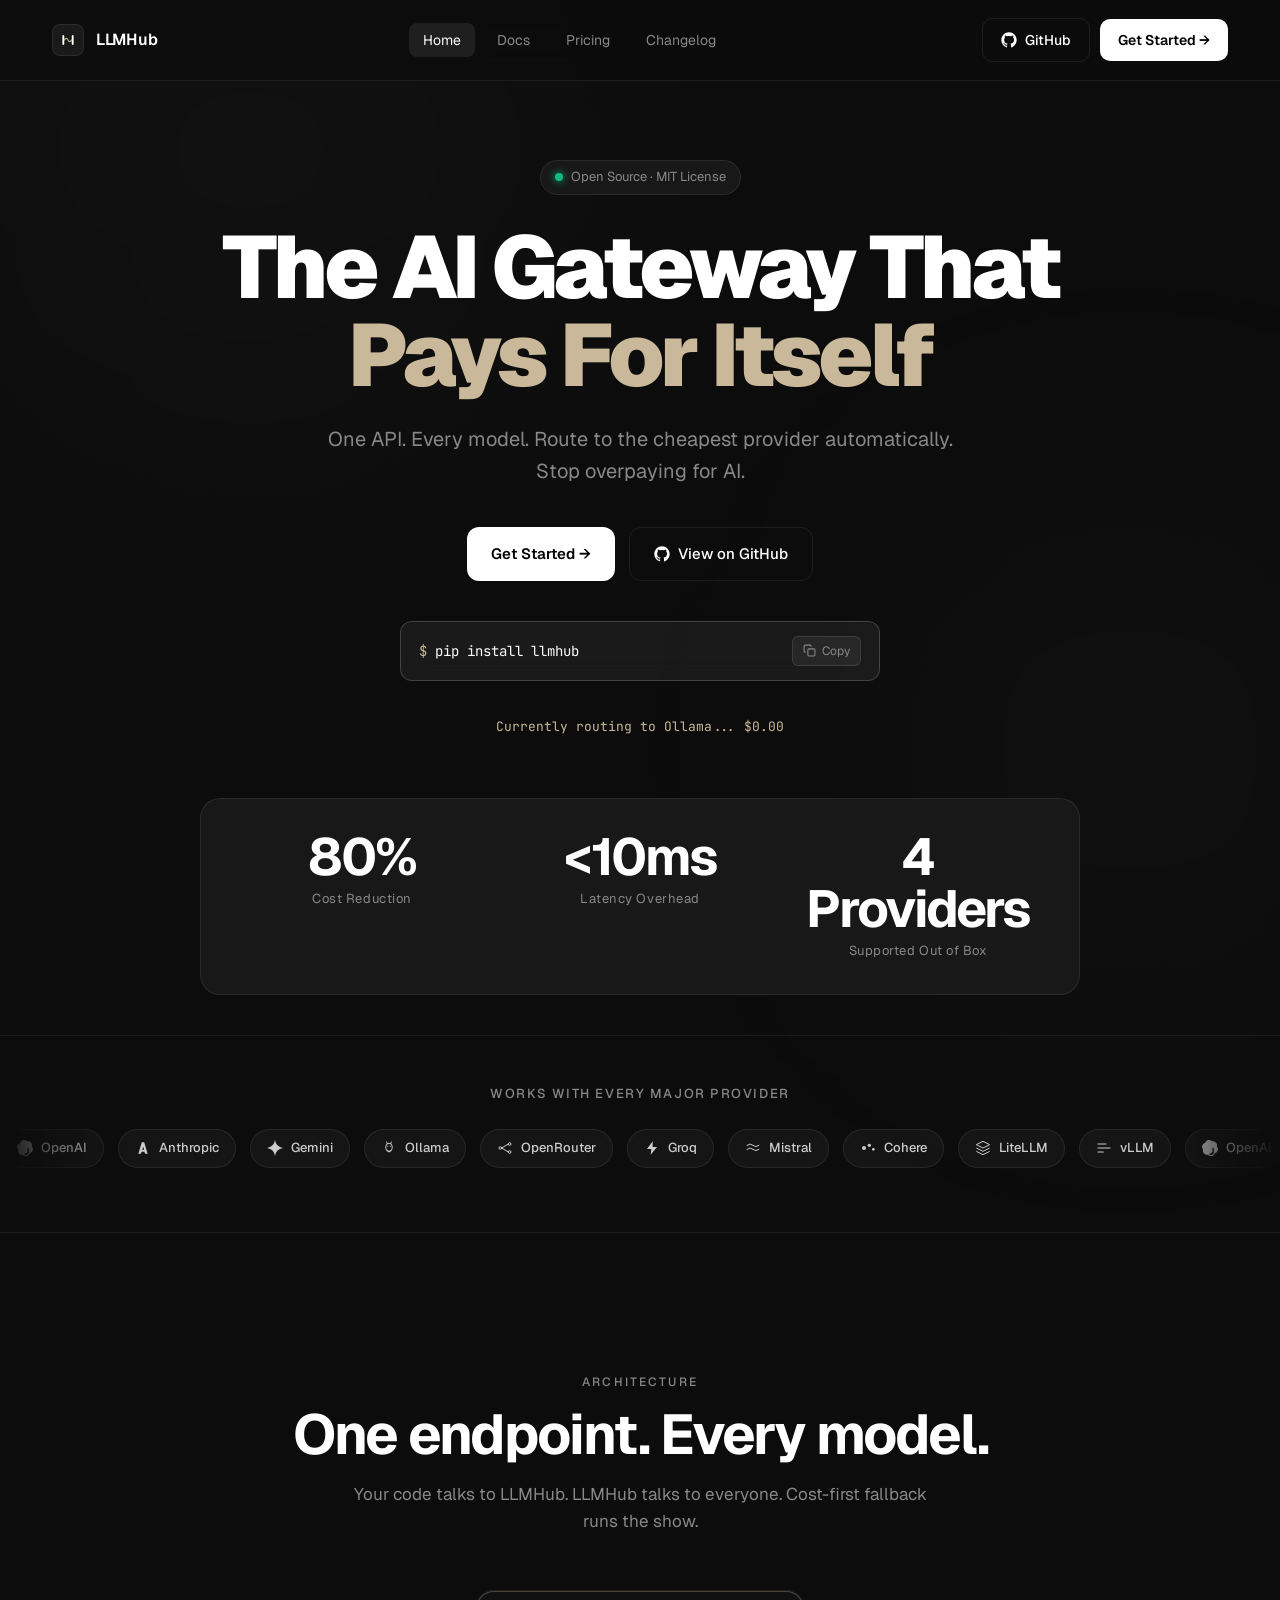
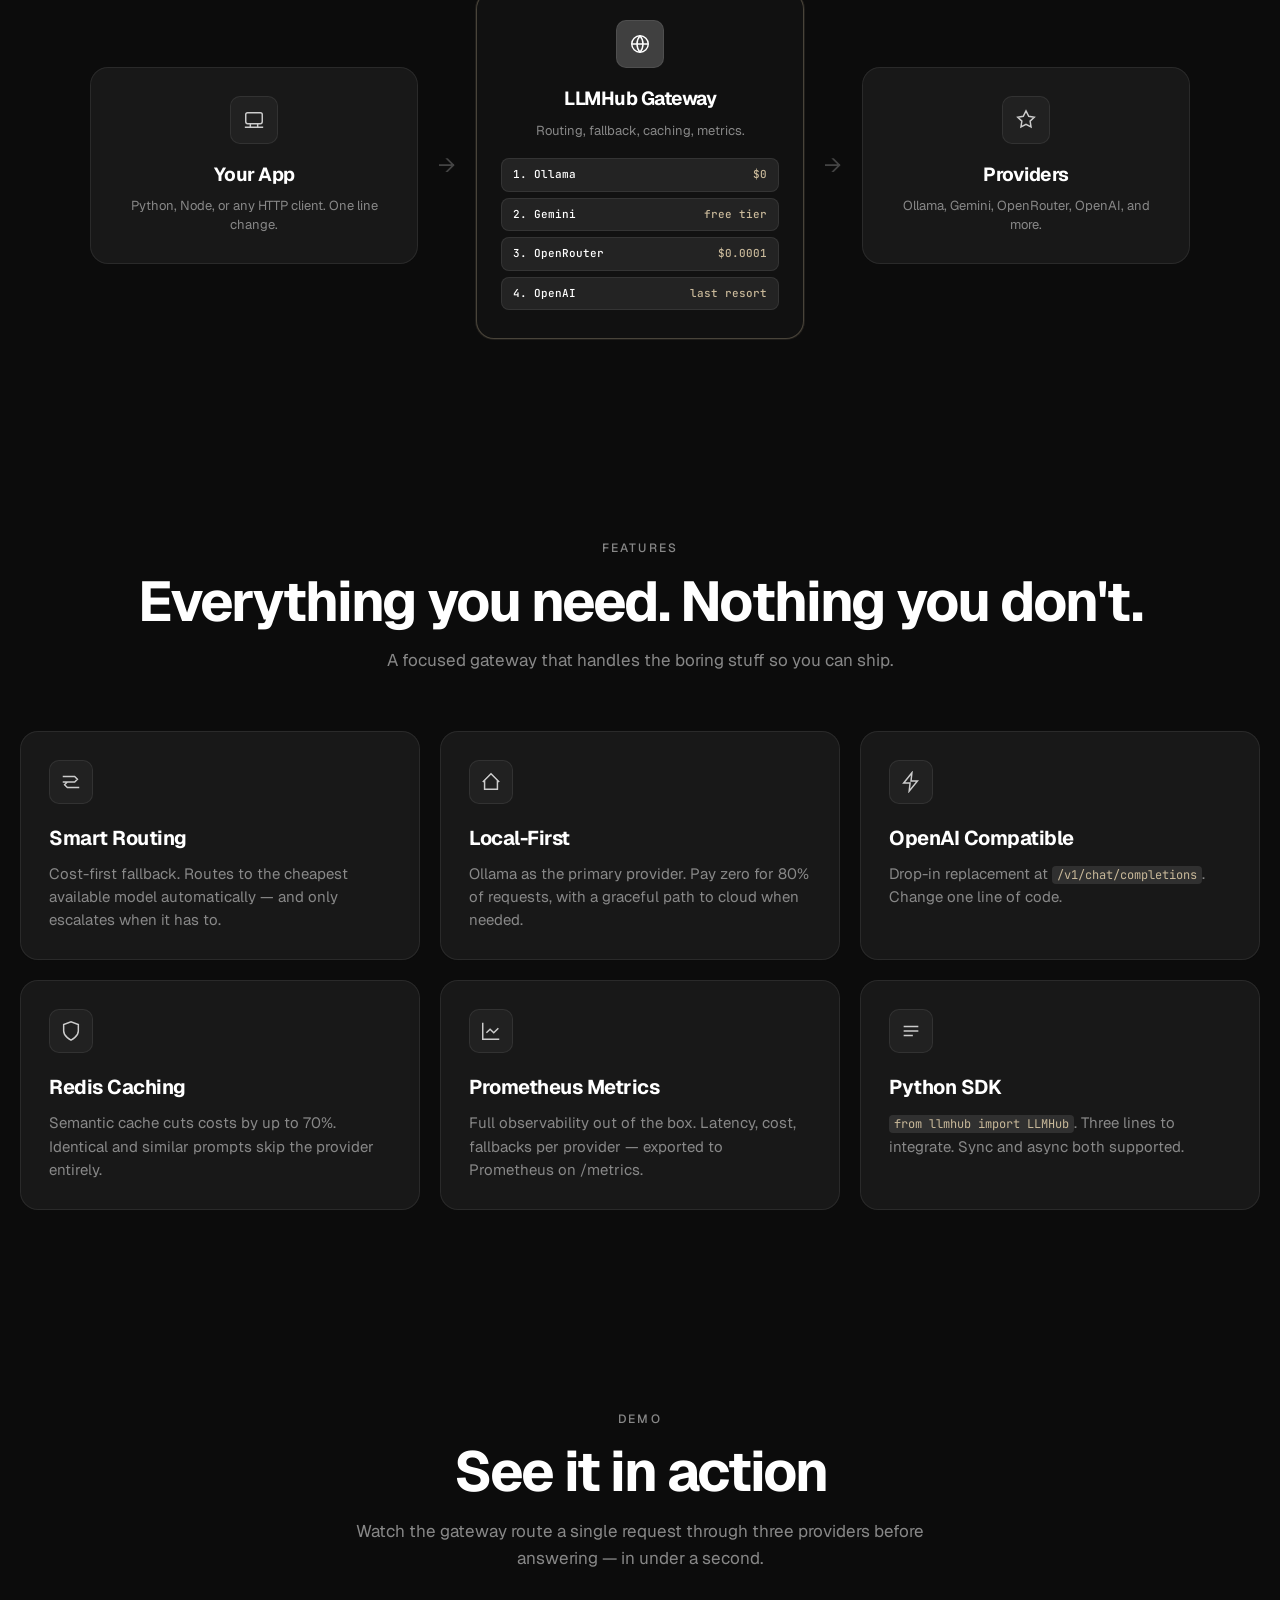
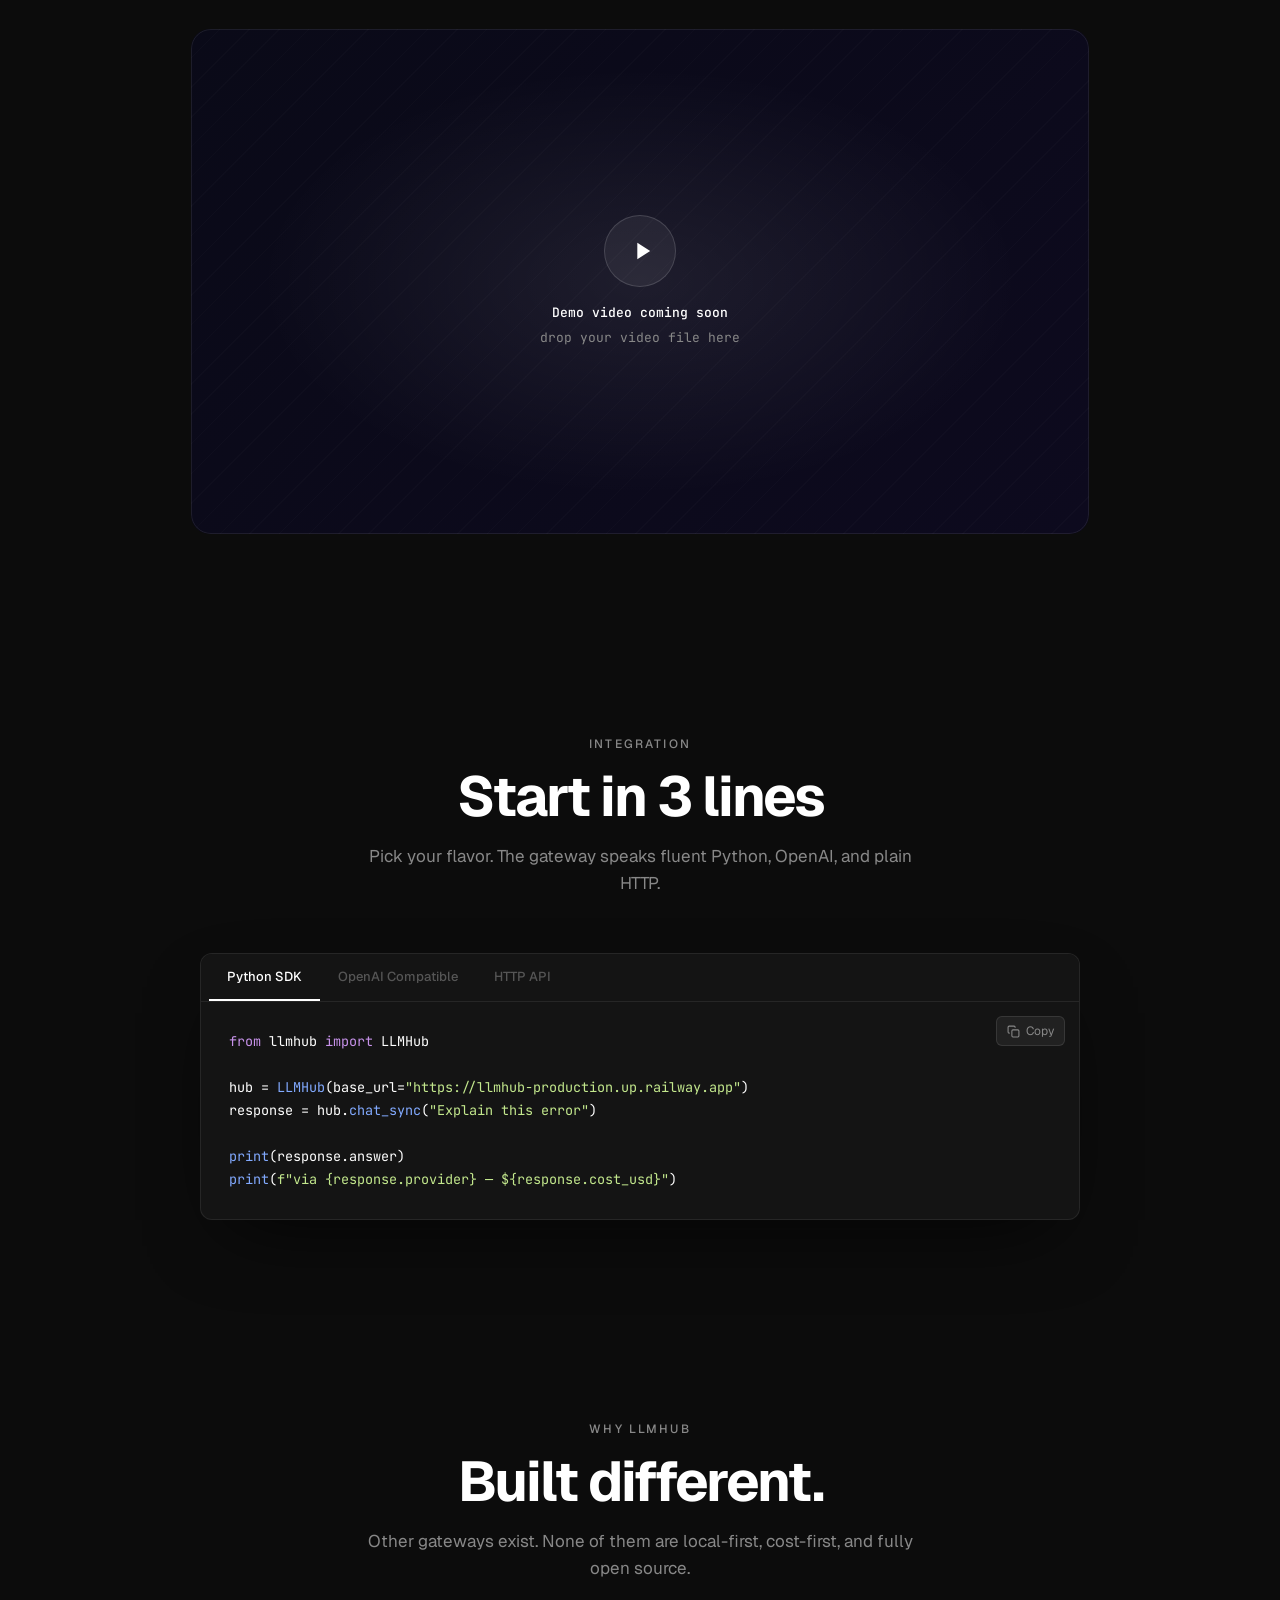
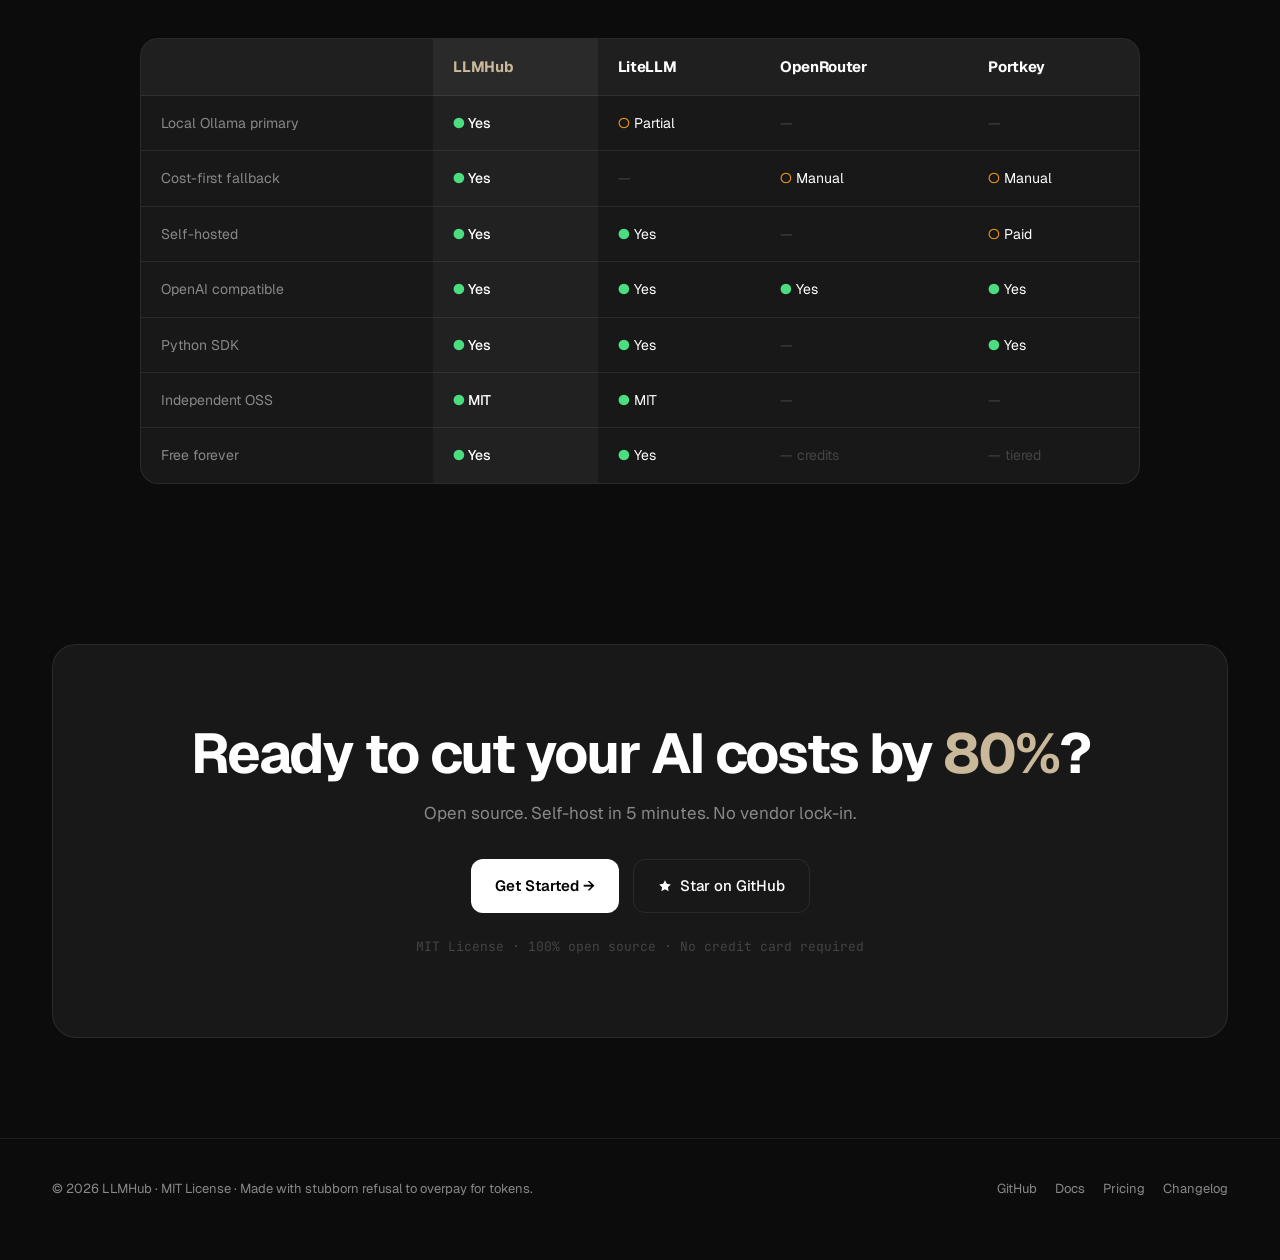
<file: app/static/LLMHub.html>
<!DOCTYPE html>
<html lang="en">
<head>
<meta charset="UTF-8" />
<meta name="viewport" content="width=device-width, initial-scale=1.0" />
<title>LLMHub — The AI Gateway That Pays For Itself</title>
<link rel="preconnect" href="https://fonts.googleapis.com">
<link rel="preconnect" href="https://fonts.gstatic.com" crossorigin>
<link href="https://fonts.googleapis.com/css2?family=Geist:wght@300;400;500;600;700;900&family=JetBrains+Mono:wght@400;500;600&display=swap" rel="stylesheet">
<style>
  :root {
    --bg: #0c0c0c;
    --bg-elev: #111111;
    --surface: #181818;
    --surface-2: #1f1f1f;
    --purple: #ffffff;
    --purple-light: #c9b99a;
    --purple-bright: #ffffff;
    --pink: #c9b99a;
    --text: #ffffff;
    --text-muted: #888888;
    --text-dim: #444444;
    --border: rgba(255, 255, 255, 0.08);
    --border-bright: rgba(255, 255, 255, 0.18);
    --gradient: linear-gradient(90deg, #d6c8aa 0%, #c9b99a 100%);
    --gradient-soft: linear-gradient(135deg, rgba(255,255,255,0.04) 0%, rgba(255,255,255,0.02) 100%);
    --beige: #c9b99a;
    --beige-dim: rgba(201,185,154,0.06);
  }

  * { box-sizing: border-box; margin: 0; padding: 0; }
  html { scroll-behavior: smooth; }
  body {
    background: var(--bg);
    color: var(--text);
    font-family: 'Geist', system-ui, sans-serif;
    font-weight: 400;
    line-height: 1.6;
    -webkit-font-smoothing: antialiased;
    overflow-x: hidden;
    min-height: 100vh;
    position: relative;
  }

  /* Background layers */
  .bg-layer {
    position: fixed;
    inset: 0;
    pointer-events: none;
    z-index: 0;
  }
  .bg-grid, .bg-noise, .orb, .bg-radial { display: none; }
  .bg-orb {
    position: fixed;
    border-radius: 50%;
    filter: blur(140px);
    pointer-events: none;
    z-index: 0;
  }
  .bg-orb-1 {
    width: 700px; height: 700px;
    background: rgba(255,255,255,0.025);
    top: -200px; left: -100px;
    animation: driftA 18s ease-in-out infinite;
  }
  .bg-orb-2 {
    width: 500px; height: 500px;
    background: rgba(200,190,175,0.03);
    bottom: -100px; right: -100px;
    animation: driftB 22s ease-in-out infinite;
  }
  @keyframes driftA {
    0%,100% { transform: translate(0,0); }
    50% { transform: translate(60px, 40px); }
  }
  @keyframes driftB {
    0%,100% { transform: translate(0,0); }
    50% { transform: translate(-40px, -60px); }
  }

  /* Layout */
  .container {
    max-width: 1240px;
    margin: 0 auto;
    padding: 0 32px;
    position: relative;
    z-index: 1;
  }

  /* Navigation */
  nav.topbar {
    position: fixed;
    top: 0; left: 0; right: 0;
    z-index: 100;
    backdrop-filter: blur(16px);
    -webkit-backdrop-filter: blur(16px);
    background: rgba(12, 12, 12, 0.85);
    border-bottom: 1px solid var(--border);
  }
  .nav-inner {
    max-width: 1240px;
    margin: 0 auto;
    padding: 18px 32px;
    display: flex;
    align-items: center;
    justify-content: space-between;
    gap: 32px;
  }
  .logo {
    font-family: 'Geist', sans-serif;
    font-weight: 600;
    font-size: 16px;
    letter-spacing: -0.3px;
    color: #ffffff;
    cursor: pointer;
    text-decoration: none;
    display: flex;
    align-items: center;
    gap: 12px;
  }
  .logo-mark {
    width: 32px; height: 32px;
    border-radius: 8px;
    background: #1a1a1a;
    border: 1px solid rgba(255,255,255,0.08);
    display: inline-flex;
    align-items: center;
    justify-content: center;
    box-sizing: border-box;
  }
  .nav-links {
    display: flex;
    gap: 8px;
    list-style: none;
    align-items: center;
  }
  .nav-links a {
    color: var(--text-muted);
    text-decoration: none;
    font-size: 14px;
    font-weight: 400;
    padding: 8px 14px;
    border-radius: 8px;
    transition: all 0.2s ease;
    cursor: pointer;
  }
  .nav-links a:hover { color: var(--text); background: var(--surface); }
  .nav-links a.active { color: var(--text); background: var(--surface-2); }
  .nav-actions { display: flex; gap: 10px; align-items: center; }

  .btn {
    display: inline-flex;
    align-items: center;
    gap: 8px;
    padding: 10px 18px;
    border-radius: 10px;
    font-family: inherit;
    font-size: 14px;
    font-weight: 500;
    text-decoration: none;
    cursor: pointer;
    border: none;
    transition: all 0.2s ease;
    white-space: nowrap;
  }
  .btn-ghost {
    background: transparent;
    color: var(--text);
    border: 1px solid var(--border);
  }
  .btn-ghost:hover { background: var(--surface); border-color: var(--border-bright); }
  .btn-gradient {
    background: #ffffff;
    color: #000000;
    font-weight: 600;
    position: relative;
    overflow: hidden;
  }
  .btn-gradient::before {
    content: '';
    position: absolute;
    inset: 0;
    background: #e8e0d0;
    opacity: 0;
    transition: opacity 0.2s ease;
  }
  .btn-gradient > * { position: relative; z-index: 1; }
  .btn-gradient:hover::before { opacity: 1; }
  .btn-gradient:active { transform: scale(0.98); }
  .btn-lg { padding: 14px 24px; font-size: 15px; border-radius: 12px; }

  .mobile-toggle {
    display: none;
    background: var(--surface);
    border: 1px solid var(--border);
    border-radius: 8px;
    width: 38px; height: 38px;
    align-items: center;
    justify-content: center;
    cursor: pointer;
    color: var(--text);
  }

  /* Page system */
  main {
    padding-top: 80px;
    position: relative;
    z-index: 1;
  }
  .page { display: none; animation: pageFade 0.25s ease; }
  .page.active { display: block; }
  @keyframes pageFade {
    from { opacity: 0; transform: translateY(6px); }
    to { opacity: 1; transform: translateY(0); }
  }

  /* HERO */
  .hero {
    padding: 80px 0 60px;
    text-align: center;
    position: relative;
  }
  .badge {
    display: inline-flex;
    align-items: center;
    gap: 8px;
    padding: 6px 14px;
    border-radius: 999px;
    background: var(--surface);
    border: 1px solid var(--border);
    backdrop-filter: blur(12px);
    -webkit-backdrop-filter: blur(12px);
    font-size: 13px;
    color: var(--text-muted);
    font-weight: 400;
    margin-bottom: 28px;
  }
  .badge .dot {
    width: 8px; height: 8px;
    border-radius: 50%;
    background: #10b981;
    box-shadow: 0 0 8px #10b981;
    animation: pulse-dot 2s ease-in-out infinite;
  }
  @keyframes pulse-dot {
    0%, 100% { opacity: 1; }
    50% { opacity: 0.5; }
  }

  h1.display {
    font-family: 'Geist', sans-serif;
    font-weight: 900;
    font-size: clamp(48px, 8vw, 88px);
    line-height: 1;
    letter-spacing: -4px;
    margin-bottom: 24px;
    max-width: 900px;
    margin-left: auto;
    margin-right: auto;
  }
  .gradient-text { color: #c9b99a; display: inline-block; }
  .hero-subtitle {
    font-size: clamp(17px, 2vw, 20px);
    color: var(--text-muted);
    max-width: 640px;
    margin: 0 auto 40px;
    font-weight: 400;
  }
  .hero-ctas {
    display: flex;
    gap: 14px;
    justify-content: center;
    flex-wrap: wrap;
    margin-bottom: 40px;
  }
  .install-box {
    max-width: 480px;
    margin: 0 auto;
    background: rgba(255, 255, 255, 0.06);
    border: 1px solid var(--border-bright);
    border-radius: 12px;
    padding: 14px 18px;
    display: flex;
    align-items: center;
    justify-content: space-between;
    gap: 16px;
    backdrop-filter: blur(12px);
    -webkit-backdrop-filter: blur(12px);
  }
  .install-box code {
    font-family: 'JetBrains Mono', monospace;
    font-size: 14px;
    color: var(--text);
    font-weight: 400;
  }
  .install-box code .prompt { color: var(--purple-light); margin-right: 8px; }
  .copy-btn {
    background: rgba(255,255,255,0.06);
    border: 1px solid rgba(255,255,255,0.1);
    color: #888888;
    border-radius: 6px;
    --_dummy: 0;
    color: var(--text-muted);
    padding: 6px 10px;
    border-radius: 6px;
    cursor: pointer;
    font-size: 12px;
    font-family: inherit;
    transition: all 0.2s;
    display: inline-flex;
    align-items: center;
    gap: 6px;
  }
  .copy-btn:hover { color: var(--text); border-color: var(--border-bright); background: var(--surface); }
  .copy-btn.copied { color: #10b981; border-color: #10b981; }

  /* Stagger */
  .stagger > * {
    opacity: 0;
    animation: fadeUp 0.7s ease forwards;
  }
  .stagger > *:nth-child(1) { animation-delay: 0.05s; }
  .stagger > *:nth-child(2) { animation-delay: 0.15s; }
  .stagger > *:nth-child(3) { animation-delay: 0.25s; }
  .stagger > *:nth-child(4) { animation-delay: 0.35s; }
  .stagger > *:nth-child(5) { animation-delay: 0.45s; }
  @keyframes fadeUp {
    from { opacity: 0; transform: translateY(20px); }
    to { opacity: 1; transform: translateY(0); }
  }

  /* Marquee */
  .marquee-section {
    padding: 48px 0 64px;
    border-top: 1px solid var(--border);
    border-bottom: 1px solid var(--border);
    background: transparent;
    margin: 40px 0;
  }
  .marquee-label {
    text-align: center;
    font-size: 13px;
    color: var(--text-muted);
    letter-spacing: 0.12em;
    text-transform: uppercase;
    margin-bottom: 24px;
    font-weight: 500;
  }
  .marquee {
    overflow: hidden;
    position: relative;
    mask-image: linear-gradient(90deg, transparent, black 10%, black 90%, transparent);
    -webkit-mask-image: linear-gradient(90deg, transparent, black 10%, black 90%, transparent);
  }
  .marquee-track {
    display: flex;
    gap: 14px;
    animation: scroll 30s linear infinite;
    width: max-content;
  }
  .marquee-item, .ticker-item {
    display: inline-flex;
    align-items: center;
    gap: 8px;
    background: rgba(255, 255, 255, 0.04);
    border: 1px solid rgba(255, 255, 255, 0.08);
    border-radius: 100px;
    padding: 8px 16px;
    font-family: 'Geist', sans-serif;
    font-size: 13px;
    font-weight: 500;
    color: #cccccc;
    letter-spacing: 0;
    white-space: nowrap;
    transition: border-color 0.2s ease, background 0.2s ease;
  }
  .marquee-item:hover, .ticker-item:hover {
    border-color: rgba(255, 255, 255, 0.18);
    background: rgba(255, 255, 255, 0.07);
  }
  .ticker-item svg { color: #cccccc; flex-shrink: 0; }
  .ticker-item .logo-badge { display: none; }
  .ticker-item svg { flex-shrink: 0; }
  .marquee-item .check {
    color: var(--purple-light);
    font-size: 18px;
  }
  @keyframes scroll {
    from { transform: translateX(0); }
    to { transform: translateX(-50%); }
  }

  /* Sections */
  section.block { padding: 100px 0; position: relative; }
  .section-label {
    font-size: 12px;
    letter-spacing: 0.18em;
    text-transform: uppercase;
    color: #888888;
    font-weight: 500;
    margin-bottom: 14px;
    display: block;
    text-align: center;
  }
  h2.section-title {
    font-family: 'Geist', sans-serif;
    font-weight: 700;
    font-size: clamp(36px, 5vw, 56px);
    letter-spacing: -2px;
    line-height: 1.05;
    text-align: center;
    margin-bottom: 16px;
  }
  .section-sub {
    text-align: center;
    color: var(--text-muted);
    font-size: 17px;
    margin-bottom: 56px;
    max-width: 580px;
    margin-left: auto;
    margin-right: auto;
  }

  /* How it works flow */
  .flow {
    display: grid;
    grid-template-columns: 1fr auto 1fr auto 1fr;
    gap: 20px;
    align-items: center;
    max-width: 1100px;
    margin: 0 auto;
  }
  .flow-node {
    background: var(--surface);
    border: 1px solid var(--border);
    border-radius: 18px;
    padding: 28px 24px;
    backdrop-filter: blur(12px);
    -webkit-backdrop-filter: blur(12px);
    text-align: center;
    position: relative;
    transition: all 0.3s ease;
  }
  .flow-node.featured {
    border: 1px solid rgba(201, 185, 154, 0.30);
    background: var(--bg-elev);
    box-shadow: 0 0 0 1px rgba(201, 185, 154, 0.10);
  }
  .flow-icon {
    width: 48px; height: 48px;
    border-radius: 10px;
    background: rgba(255, 255, 255, 0.04);
    border: 1px solid var(--border);
    display: inline-flex;
    align-items: center;
    justify-content: center;
    margin-bottom: 16px;
    color: #cccccc;
  }
  .flow-node h3 {
    font-family: 'Geist', sans-serif;
    font-size: 19px;
    font-weight: 700;
    margin-bottom: 6px;
    letter-spacing: -0.5px;
  }
  .flow-node p {
    font-size: 13px;
    color: var(--text-muted);
    line-height: 1.5;
  }
  .flow-arrow {
    color: var(--text-dim);
    font-size: 22px;
    display: flex;
    align-items: center;
    justify-content: center;
  }
  .fallback-chain {
    margin-top: 18px;
    display: flex;
    flex-direction: column;
    gap: 6px;
  }
  .fallback-row {
    display: flex;
    align-items: center;
    justify-content: space-between;
    background: rgba(255, 255, 255, 0.08);
    border: 1px solid var(--border);
    border-radius: 8px;
    padding: 7px 11px;
    font-family: 'JetBrains Mono', monospace;
    font-size: 11px;
  }
  .fallback-row .prov { color: var(--text); font-weight: 500; }
  .fallback-row .cost { color: var(--purple-light); font-weight: 500; }

  /* Features grid */
  .features-grid {
    display: grid;
    grid-template-columns: repeat(3, 1fr);
    gap: 20px;
  }
  .feature-card {
    background: var(--surface);
    border: 1px solid var(--border);
    border-radius: 18px;
    padding: 28px;
    backdrop-filter: blur(12px);
    -webkit-backdrop-filter: blur(12px);
    transition: all 0.3s ease;
    position: relative;
    overflow: hidden;
  }
  .feature-card::before { display: none; }
  .feature-card:hover {
    transform: translateY(-2px);
    border-color: rgba(255, 255, 255, 0.18);
  }
  .feature-card:hover::before { opacity: 0; }
  .feature-icon {
    width: 44px; height: 44px;
    border-radius: 10px;
    background: rgba(255, 255, 255, 0.04);
    border: 1px solid var(--border);
    display: inline-flex;
    align-items: center;
    justify-content: center;
    margin-bottom: 18px;
    color: #cccccc;
  }
  .feature-card h3 {
    font-family: 'Geist', sans-serif;
    font-size: 20px;
    font-weight: 700;
    letter-spacing: -0.5px;
    margin-bottom: 8px;
  }
  .feature-card p { color: var(--text-muted); font-size: 15px; line-height: 1.55; }

  /* Demo video */
  .video-frame {
    max-width: 900px;
    margin: 0 auto;
    aspect-ratio: 16 / 9;
    border-radius: 20px;
    background: linear-gradient(135deg, #0a0a18 0%, #0d0a1e 100%);
    border: 1px solid transparent;
    background-clip: padding-box;
    position: relative;
    overflow: hidden;
    display: flex;
    align-items: center;
    justify-content: center;
    flex-direction: column;
    gap: 16px;
  }
  .video-frame::before {
    content: '';
    position: absolute;
    inset: 0;
    border-radius: 20px;
    border: 1px solid rgba(255,255,255,0.08);
    pointer-events: none;
  }
  .video-frame::after {
    content: '';
    position: absolute;
    inset: 0;
    background:
      radial-gradient(ellipse at center, rgba(255,255,255,0.08), transparent 60%),
      repeating-linear-gradient(135deg, transparent 0 20px, rgba(255,255,255,0.015) 20px 21px);
    pointer-events: none;
  }
  .play-btn {
    width: 72px; height: 72px;
    border-radius: 50%;
    background: rgba(255,255,255,0.06);
    border: 1px solid rgba(255,255,255,0.15);
    display: inline-flex;
    align-items: center;
    justify-content: center;
    position: relative;
    z-index: 1;
    cursor: pointer;
    transition: transform 0.3s ease, background 0.3s ease;
  }
  .play-btn:hover { transform: scale(1.05); background: rgba(255,255,255,0.10); }
  .play-btn svg { margin-left: 4px; }
  .video-label {
    position: relative;
    z-index: 1;
    color: var(--text-muted);
    font-family: 'JetBrains Mono', monospace;
    font-size: 13px;
    text-align: center;
  }
  .video-label strong { color: var(--text); font-weight: 500; display: block; margin-bottom: 4px; }

  /* Code tabs */
  .code-tabs-wrap {
    max-width: 880px;
    margin: 0 auto;
    background: #141414;
    border: 1px solid rgba(255,255,255,0.08);
    border-radius: 12px;
    overflow: hidden;
    box-shadow: 0 30px 80px -30px rgba(0, 0, 0, 0.8);
  }
  .code-tabs {
    display: flex;
    border-bottom: 1px solid rgba(255,255,255,0.08);
    background: #141414;
    padding: 0 8px;
    overflow-x: auto;
  }
  .code-tab {
    background: transparent;
    border: none;
    color: #555555;
    padding: 14px 18px;
    cursor: pointer;
    font-family: inherit;
    font-size: 13px;
    font-weight: 500;
    border-bottom: 2px solid transparent;
    transition: all 0.2s ease;
    white-space: nowrap;
  }
  .code-tab:hover { color: #cccccc; }
  .code-tab.active {
    color: #ffffff;
    border-bottom-color: #ffffff;
  }
  .code-panel-wrap { position: relative; }
  .code-copy {
    position: absolute;
    top: 14px; right: 14px;
    z-index: 2;
  }
  .code-panel {
    display: none;
    padding: 28px;
    font-family: 'JetBrains Mono', monospace;
    font-size: 13.5px;
    line-height: 1.7;
    color: var(--text);
    overflow-x: auto;
    animation: codeFade 0.25s ease;
  }
  .code-panel.active { display: block; }
  @keyframes codeFade {
    from { opacity: 0; transform: translateY(4px); }
    to { opacity: 1; transform: translateY(0); }
  }
  .tok-kw { color: #c792ea; }
  .tok-fn { color: #82aaff; }
  .tok-str { color: #c3e88d; }
  .tok-com { color: #546e7a; font-style: italic; }
  .tok-num { color: #f78c6c; }
  .tok-var { color: #82aaff; }
  .tok-pun { color: #d4d4d4; }
  .tok-key { color: #82aaff; }

  /* Comparison */
  .compare-wrap {
    max-width: 1000px;
    margin: 0 auto;
    overflow-x: auto;
  }
  .compare {
    width: 100%;
    border-collapse: separate;
    border-spacing: 0;
    background: var(--surface);
    border: 1px solid var(--border);
    border-radius: 18px;
    overflow: hidden;
    backdrop-filter: blur(12px);
    -webkit-backdrop-filter: blur(12px);
  }
  .compare th, .compare td {
    padding: 16px 20px;
    text-align: left;
    font-size: 14px;
    border-bottom: 1px solid var(--border);
  }
  .compare tr:last-child td { border-bottom: none; }
  .compare th {
    font-family: 'Geist', sans-serif;
    font-size: 15px;
    font-weight: 700;
    letter-spacing: -0.3px;
    color: var(--text);
    background: rgba(255, 255, 255, 0.03);
  }
  .compare th.us {
    background: rgba(255, 255, 255, 0.08);
    color: var(--purple-light);
    position: relative;
  }
  .compare td.us {
    background: rgba(255, 255, 255, 0.04);
    color: var(--text);
    font-weight: 500;
  }
  .compare td:first-child {
    color: var(--text-muted);
    font-weight: 400;
  }
  .check-y { color: #4ade80; font-weight: 600; }
  .check-n { color: var(--text-dim); }
  .check-p { color: #f59e0b; }

  /* Final CTA */
  .final-cta {
    margin: 60px 0 100px;
    padding: 80px 40px;
    border-radius: 24px;
    background: var(--surface);
    border: 1px solid var(--border);
    text-align: center;
    position: relative;
    overflow: hidden;
  }
  .final-cta h2 {
    font-family: 'Geist', sans-serif;
    font-weight: 700;
    font-size: clamp(36px, 5vw, 56px);
    letter-spacing: -2px;
    line-height: 1.05;
    margin-bottom: 16px;
  }
  .final-cta .section-sub { color: var(--text-muted); margin-bottom: 32px; }
  .final-cta-ctas { display: flex; gap: 14px; justify-content: center; flex-wrap: wrap; margin-bottom: 24px; }
  .final-fine { font-size: 13px; color: var(--text-dim); font-family: 'JetBrains Mono', monospace; }

  /* Footer */
  footer {
    border-top: 1px solid var(--border);
    padding: 40px 0 60px;
    position: relative;
    z-index: 1;
  }
  .footer-inner {
    display: flex;
    align-items: center;
    justify-content: space-between;
    gap: 24px;
    flex-wrap: wrap;
  }
  .footer-meta { color: var(--text-muted); font-size: 13px; }
  .footer-links { display: flex; gap: 18px; }
  .footer-links a { color: var(--text-muted); font-size: 13px; text-decoration: none; transition: color 0.2s; }
  .footer-links a:hover { color: var(--text); }

  /* DOCS */
  .docs-shell {
    display: grid;
    grid-template-columns: 240px 1fr;
    gap: 60px;
    padding: 40px 0 100px;
  }
  .docs-side {
    position: sticky;
    top: 100px;
    align-self: start;
    height: max-content;
  }
  .docs-side-group { margin-bottom: 24px; }
  .docs-side-title {
    font-size: 11px;
    text-transform: uppercase;
    letter-spacing: 0.15em;
    color: var(--text-dim);
    margin-bottom: 10px;
    font-weight: 600;
  }
  .docs-side a {
    display: block;
    padding: 7px 12px;
    border-radius: 8px;
    color: var(--text-muted);
    text-decoration: none;
    font-size: 14px;
    margin-bottom: 2px;
    cursor: pointer;
    transition: all 0.15s;
  }
  .docs-side a:hover { color: var(--text); background: var(--surface); }
  .docs-side a.active {
    color: var(--purple-light);
    background: rgba(255, 255, 255, 0.10);
    font-weight: 500;
  }
  .docs-content { min-width: 0; max-width: 760px; }
  .docs-content h1 {
    font-family: 'Geist', sans-serif;
    font-weight: 700;
    font-size: 44px;
    letter-spacing: -2px;
    margin-bottom: 12px;
  }
  .docs-content h2 {
    font-family: 'Geist', sans-serif;
    font-weight: 700;
    font-size: 26px;
    letter-spacing: -1px;
    margin: 48px 0 16px;
  }
  .docs-content h3 {
    font-family: 'Geist', sans-serif;
    font-weight: 700;
    font-size: 18px;
    margin: 32px 0 10px;
  }
  .docs-content p { color: var(--text-muted); margin-bottom: 16px; font-size: 16px; }
  .docs-content p strong { color: var(--text); font-weight: 500; }
  .docs-content code:not(pre code) {
    font-family: 'JetBrains Mono', monospace;
    font-size: 13.5px;
    background: rgba(255, 255, 255, 0.10);
    color: var(--purple-light);
    padding: 2px 7px;
    border-radius: 5px;
  }
  .docs-content pre {
    background: #07070f;
    border: 1px solid var(--border);
    border-radius: 12px;
    padding: 20px 24px;
    overflow-x: auto;
    margin: 16px 0 24px;
    font-family: 'JetBrains Mono', monospace;
    font-size: 13.5px;
    line-height: 1.7;
    position: relative;
  }
  .docs-content pre.big {
    font-size: 18px;
    padding: 28px 32px;
  }
  .docs-content pre .code-copy {
    top: 12px; right: 12px;
  }
  .docs-content ul { color: var(--text-muted); margin: 0 0 16px 22px; }
  .docs-content ul li { margin-bottom: 6px; font-size: 16px; }
  .env-table {
    width: 100%;
    border-collapse: collapse;
    margin: 16px 0 24px;
    background: var(--surface);
    border: 1px solid var(--border);
    border-radius: 12px;
    overflow: hidden;
  }
  .env-table th, .env-table td {
    text-align: left;
    padding: 12px 16px;
    border-bottom: 1px solid var(--border);
    font-size: 14px;
  }
  .env-table th {
    background: rgba(255, 255, 255, 0.06);
    color: var(--text);
    font-family: 'Geist', sans-serif;
    font-weight: 700;
  }
  .env-table tr:last-child td { border-bottom: none; }
  .env-table td:first-child {
    font-family: 'JetBrains Mono', monospace;
    color: var(--purple-light);
    font-size: 13px;
  }
  .env-table td:nth-child(2) {
    font-family: 'JetBrains Mono', monospace;
    color: var(--text);
    font-size: 13px;
  }
  .env-table td:last-child { color: var(--text-muted); }

  /* PRICING */
  .pricing-grid {
    display: grid;
    grid-template-columns: repeat(3, 1fr);
    gap: 20px;
    max-width: 1100px;
    margin: 0 auto 80px;
  }
  .price-card {
    background: var(--surface);
    border: 1px solid var(--border);
    border-radius: 20px;
    padding: 32px;
    backdrop-filter: blur(12px);
    -webkit-backdrop-filter: blur(12px);
    position: relative;
    display: flex;
    flex-direction: column;
    transition: transform 0.3s ease;
  }
  .price-card:hover { transform: translateY(-4px); }
  .price-card.featured {
    border: 1px solid rgba(201, 185, 154, 0.30);
    background: var(--bg-elev);
    box-shadow: 0 0 0 1px rgba(201, 185, 154, 0.10);
  }
  .price-tag {
    display: inline-block;
    font-size: 11px;
    font-weight: 600;
    letter-spacing: 0.12em;
    text-transform: uppercase;
    color: var(--purple-light);
    background: rgba(255, 255, 255, 0.08);
    padding: 4px 10px;
    border-radius: 999px;
    margin-bottom: 14px;
    align-self: flex-start;
  }
  .price-card h3 {
    font-family: 'Geist', sans-serif;
    font-weight: 700;
    font-size: 26px;
    letter-spacing: -1px;
    margin-bottom: 8px;
  }
  .price-card .sub {
    color: var(--text-muted);
    font-size: 14px;
    margin-bottom: 24px;
  }
  .price-amount {
    font-family: 'Geist', sans-serif;
    font-weight: 700;
    font-size: 48px;
    letter-spacing: -2px;
    line-height: 1;
    margin-bottom: 4px;
  }
  .price-amount-sub { color: var(--text-muted); font-size: 13px; margin-bottom: 24px; }
  .price-list {
    list-style: none;
    margin-bottom: 28px;
    flex-grow: 1;
  }
  .price-list li {
    display: flex;
    align-items: flex-start;
    gap: 10px;
    padding: 8px 0;
    font-size: 14px;
    color: var(--text);
    border-bottom: 1px dashed var(--border);
  }
  .price-list li:last-child { border-bottom: none; }
  .price-list li::before {
    content: '';
    width: 16px; height: 16px;
    flex-shrink: 0;
    background: rgba(255, 255, 255, 0.15);
    border-radius: 4px;
    margin-top: 3px;
    position: relative;
  }
  .price-list li[data-check]::before {
    content: '✓';
    color: var(--purple-light);
    font-size: 11px;
    font-weight: 700;
    display: inline-flex;
    align-items: center;
    justify-content: center;
  }
  /* FAQ */
  .faq-wrap { max-width: 760px; margin: 0 auto; }
  .faq-item {
    border-bottom: 1px solid var(--border);
    padding: 4px 0;
  }
  .faq-q {
    width: 100%;
    background: transparent;
    border: none;
    color: var(--text);
    font-family: 'Geist', sans-serif;
    font-weight: 700;
    font-size: 18px;
    text-align: left;
    padding: 20px 0;
    cursor: pointer;
    display: flex;
    align-items: center;
    justify-content: space-between;
    gap: 16px;
    letter-spacing: -0.3px;
  }
  .faq-q .chev {
    color: var(--text-muted);
    transition: transform 0.2s ease;
    flex-shrink: 0;
  }
  .faq-item.open .faq-q .chev { transform: rotate(180deg); }
  .faq-a {
    max-height: 0;
    overflow: hidden;
    transition: max-height 0.3s ease;
    color: var(--text-muted);
    font-size: 15px;
    line-height: 1.65;
  }
  .faq-item.open .faq-a { max-height: 300px; padding-bottom: 20px; }

  /* CHANGELOG */
  .changelog-wrap {
    max-width: 720px;
    margin: 0 auto;
    padding-left: 32px;
    position: relative;
  }
  .changelog-wrap::before {
    content: '';
    position: absolute;
    left: 8px; top: 12px; bottom: 0;
    width: 1.5px;
    background: linear-gradient(to bottom, var(--purple-light), var(--border) 70%, transparent);
  }
  .changelog-entry {
    position: relative;
    padding: 16px 0 48px;
  }
  .changelog-entry::before {
    content: '';
    position: absolute;
    left: -32px; top: 28px;
    width: 17px; height: 17px;
    border-radius: 50%;
    background: var(--bg);
    border: 2px solid var(--purple-light);
    box-shadow: 0 0 12px rgba(255, 255, 255, 0.6);
  }
  .changelog-entry.latest::before {
    background: var(--purple);
  }
  .changelog-meta {
    display: flex;
    align-items: center;
    gap: 12px;
    margin-bottom: 14px;
    flex-wrap: wrap;
  }
  .version-tag {
    font-family: 'JetBrains Mono', monospace;
    font-size: 13px;
    font-weight: 600;
    color: var(--purple-light);
    background: rgba(255, 255, 255, 0.08);
    border: 1px solid var(--border);
    padding: 3px 10px;
    border-radius: 6px;
  }
  .version-date {
    font-size: 13px;
    color: var(--text-muted);
    font-family: 'JetBrains Mono', monospace;
  }
  .latest-pill {
    font-size: 10px;
    font-weight: 600;
    letter-spacing: 0.1em;
    text-transform: uppercase;
    background: #c9b99a;
    color: #0c0c0c;
    padding: 3px 10px;
    border-radius: 999px;
  }
  .changelog-entry h3 {
    font-family: 'Geist', sans-serif;
    font-weight: 700;
    font-size: 22px;
    letter-spacing: -0.5px;
    margin-bottom: 10px;
  }
  .changelog-entry p { color: var(--text-muted); font-size: 15px; line-height: 1.6; }
  .changelog-entry ul {
    margin-top: 12px;
    color: var(--text-muted);
    padding-left: 20px;
  }
  .changelog-entry ul li { margin-bottom: 6px; font-size: 14px; }

  /* Toast */
  .toast {
    position: fixed;
    bottom: 32px; left: 50%;
    transform: translateX(-50%) translateY(20px);
    background: rgba(18, 18, 18, 0.95);
    border: 1px solid var(--border-bright);
    color: var(--text);
    padding: 12px 20px;
    border-radius: 12px;
    backdrop-filter: blur(20px);
    -webkit-backdrop-filter: blur(20px);
    font-size: 14px;
    opacity: 0;
    pointer-events: none;
    transition: all 0.25s ease;
    z-index: 1000;
    display: flex;
    align-items: center;
    gap: 10px;
  }
  .toast.show { opacity: 1; transform: translateX(-50%) translateY(0); }

  /* Page hero shared */
  .page-hero {
    padding: 80px 0 40px;
    text-align: center;
  }
  .page-hero h1 {
    font-family: 'Geist', sans-serif;
    font-weight: 700;
    font-size: clamp(44px, 6vw, 72px);
    letter-spacing: -3px;
    line-height: 1;
    margin-bottom: 16px;
  }
  .page-hero p {
    color: var(--text-muted);
    font-size: 18px;
    max-width: 520px;
    margin: 0 auto;
  }

  /* Responsive */
  @media (max-width: 920px) {
    .features-grid { grid-template-columns: repeat(2, 1fr); }
    .flow {
      grid-template-columns: 1fr;
      max-width: 400px;
    }
    .flow-arrow { transform: rotate(90deg); margin: 0 auto; }
    .pricing-grid { grid-template-columns: 1fr; max-width: 480px; }
    .docs-shell { grid-template-columns: 1fr; gap: 32px; }
    .docs-side { position: static; }
  }
  @media (max-width: 680px) {
    .container { padding: 0 20px; }
    .nav-inner { padding: 14px 20px; }
    .nav-links, .nav-actions .btn-gradient { display: none; }
    .nav-actions .btn-ghost { display: none; }
    .mobile-toggle { display: inline-flex; }
    .nav-mobile-open .nav-links {
      display: flex;
      position: absolute;
      top: 100%;
      left: 0; right: 0;
      flex-direction: column;
      background: rgba(12, 12, 12, 0.98);
      backdrop-filter: blur(20px);
      padding: 16px 20px;
      border-bottom: 1px solid var(--border);
      gap: 4px;
    }
    .nav-mobile-open .nav-links a { padding: 12px 14px; font-size: 15px; }
    .features-grid { grid-template-columns: 1fr; }
    .final-cta { padding: 56px 24px; border-radius: 24px; }
    section.block { padding: 70px 0; }
    h1.display { font-size: 44px; letter-spacing: -2px; }
    .install-box code { font-size: 13px; }
    .compare { font-size: 13px; }
    .compare th, .compare td { padding: 12px 10px; }
  }

  /* ============= NEW: Reveal-on-scroll ============= */
  .reveal {
    opacity: 0;
    transform: translateY(32px);
    transition: opacity 0.7s cubic-bezier(0.2, 0.7, 0.2, 1), transform 0.7s cubic-bezier(0.2, 0.7, 0.2, 1);
  }
  .reveal.visible {
    opacity: 1;
    transform: translateY(0);
  }
  .reveal-stagger.visible > *:nth-child(1) { transition-delay: 0s; }
  .reveal-stagger.visible > *:nth-child(2) { transition-delay: 0.08s; }
  .reveal-stagger.visible > *:nth-child(3) { transition-delay: 0.16s; }
  .reveal-stagger.visible > *:nth-child(4) { transition-delay: 0.24s; }
  .reveal-stagger.visible > *:nth-child(5) { transition-delay: 0.32s; }
  .reveal-stagger.visible > *:nth-child(6) { transition-delay: 0.40s; }
  .reveal-stagger > * {
    opacity: 0;
    transform: translateY(24px);
    transition: opacity 0.6s ease, transform 0.6s ease;
  }
  .reveal-stagger.visible > * {
    opacity: 1;
    transform: translateY(0);
  }

  /* ============= NEW: Typing line ============= */
  .typing-wrap {
    margin: -28px auto 32px;
    min-height: 22px;
    text-align: center;
  }
  #typing-line {
    font-family: 'JetBrains Mono', monospace;
    font-size: 13px;
    color: var(--purple-light);
    letter-spacing: 0;
    display: inline-block;
    opacity: 1;
    transition: opacity 0.4s ease;
  }
  #typing-line.fade { opacity: 0; }

  /* ============= NEW: Stats row ============= */
  .stats-row {
    display: grid;
    grid-template-columns: repeat(3, 1fr);
    gap: 20px;
    max-width: 880px;
    margin: 60px auto 0;
    padding: 32px;
    background: var(--surface);
    border: 1px solid var(--border);
    border-radius: 20px;
    backdrop-filter: blur(12px);
    -webkit-backdrop-filter: blur(12px);
  }
  .stat-item { text-align: center; }
  .stat-value {
    font-family: 'Geist', sans-serif;
    font-weight: 700;
    font-size: clamp(36px, 5vw, 52px);
    letter-spacing: -2px;
    line-height: 1;
    color: #ffffff;
    margin-bottom: 6px;
  }
  .stat-label {
    font-size: 13px;
    color: var(--text-muted);
    letter-spacing: 0.04em;
  }
  @media (max-width: 680px) {
    .stats-row { grid-template-columns: 1fr; padding: 24px; gap: 24px; }
  }
</style>
</head>
<body>

<!-- Background layers -->
<div class="bg-orb bg-orb-1"></div>
<div class="bg-orb bg-orb-2"></div>


<!-- Nav -->
<nav class="topbar" id="topbar">
  <div class="nav-inner">
    <a class="logo" data-route="home" href="#home" data-comment-anchor="brand-logo">
      <span class="logo-mark">
        <svg width="20" height="20" viewBox="0 0 32 32" fill="none">
          <rect x="7" y="8" width="3" height="16" rx="1.5" fill="#ffffff"/>
          <rect x="22" y="8" width="3" height="16" rx="1.5" fill="#ffffff"/>
          <path d="M10 16 Q13 11 16 16 Q19 21 22 16" stroke="#c9b99a" stroke-width="2" stroke-linecap="round" fill="none"/>
        </svg>
      </span>
      LLMHub
    </a>
    <ul class="nav-links">
      <li><a data-route="home" href="#home">Home</a></li>
      <li><a data-route="docs" href="#docs">Docs</a></li>
      <li><a data-route="pricing" href="#pricing">Pricing</a></li>
      <li><a data-route="changelog" href="#changelog">Changelog</a></li>
    </ul>
    <div class="nav-actions">
      <a class="btn btn-ghost" href="https://github.com/NivaroCodes/LLMHub" target="_blank" rel="noopener">
        <svg width="16" height="16" viewBox="0 0 24 24" fill="currentColor"><path d="M12 .5C5.65.5.5 5.65.5 12c0 5.08 3.29 9.39 7.86 10.91.58.11.79-.25.79-.56v-2c-3.2.7-3.87-1.37-3.87-1.37-.53-1.34-1.3-1.7-1.3-1.7-1.06-.72.08-.71.08-.71 1.17.08 1.79 1.2 1.79 1.2 1.04 1.78 2.73 1.27 3.4.97.1-.76.41-1.27.74-1.56-2.55-.29-5.24-1.28-5.24-5.69 0-1.26.45-2.29 1.18-3.1-.12-.29-.51-1.46.11-3.04 0 0 .97-.31 3.18 1.18a11 11 0 015.8 0c2.2-1.49 3.17-1.18 3.17-1.18.63 1.58.23 2.75.12 3.04.74.81 1.18 1.84 1.18 3.1 0 4.42-2.69 5.39-5.26 5.68.42.36.79 1.07.79 2.16v3.2c0 .31.21.68.8.56C20.22 21.39 23.5 17.08 23.5 12 23.5 5.65 18.35.5 12 .5z"/></svg>
        GitHub
      </a>
      <a class="btn btn-gradient" data-route="docs" href="#docs">Get Started →</a>
      <button class="mobile-toggle" id="mobileToggle" aria-label="Menu">
        <svg width="18" height="18" viewBox="0 0 24 24" fill="none" stroke="currentColor" stroke-width="2"><line x1="3" y1="6" x2="21" y2="6"/><line x1="3" y1="12" x2="21" y2="12"/><line x1="3" y1="18" x2="21" y2="18"/></svg>
      </button>
    </div>
  </div>
</nav>

<main>

<!-- ====================== HOME ====================== -->
<div class="page" id="page-home" data-screen-label="01 Home">

  <section class="hero container stagger">
    <div class="badge">
      <span class="dot"></span>
      Open Source · MIT License
    </div>
    <h1 class="display">The AI Gateway That <span class="gradient-text">Pays For Itself</span></h1>
    <p class="hero-subtitle">One API. Every model. Route to the cheapest provider automatically. Stop overpaying for AI.</p>
    <div class="hero-ctas">
      <a class="btn btn-gradient btn-lg" data-route="docs" href="#docs">Get Started →</a>
      <a class="btn btn-ghost btn-lg" href="https://github.com/NivaroCodes/LLMHub" target="_blank" rel="noopener">
        <svg width="16" height="16" viewBox="0 0 24 24" fill="currentColor"><path d="M12 .5C5.65.5.5 5.65.5 12c0 5.08 3.29 9.39 7.86 10.91.58.11.79-.25.79-.56v-2c-3.2.7-3.87-1.37-3.87-1.37-.53-1.34-1.3-1.7-1.3-1.7-1.06-.72.08-.71.08-.71 1.17.08 1.79 1.2 1.79 1.2 1.04 1.78 2.73 1.27 3.4.97.1-.76.41-1.27.74-1.56-2.55-.29-5.24-1.28-5.24-5.69 0-1.26.45-2.29 1.18-3.1-.12-.29-.51-1.46.11-3.04 0 0 .97-.31 3.18 1.18a11 11 0 015.8 0c2.2-1.49 3.17-1.18 3.17-1.18.63 1.58.23 2.75.12 3.04.74.81 1.18 1.84 1.18 3.1 0 4.42-2.69 5.39-5.26 5.68.42.36.79 1.07.79 2.16v3.2c0 .31.21.68.8.56C20.22 21.39 23.5 17.08 23.5 12 23.5 5.65 18.35.5 12 .5z"/></svg>
        View on GitHub
      </a>
    </div>
    <div class="install-box">
      <code><span class="prompt">$</span>pip install llmhub</code>
      <button class="copy-btn" data-copy="pip install llmhub">
        <svg width="13" height="13" viewBox="0 0 24 24" fill="none" stroke="currentColor" stroke-width="2"><rect x="9" y="9" width="13" height="13" rx="2"/><path d="M5 15H4a2 2 0 01-2-2V4a2 2 0 012-2h9a2 2 0 012 2v1"/></svg>
        Copy
      </button>
    </div>
  </section>

  <div class="typing-wrap container">
    <span id="typing-line"></span>
  </div>

  <div class="container reveal">
    <div class="stats-row">
      <div class="stat-item">
        <div class="stat-value" data-counter="80" data-suffix="%">0%</div>
        <div class="stat-label">Cost Reduction</div>
      </div>
      <div class="stat-item">
        <div class="stat-value" data-counter="10" data-prefix="&lt;" data-suffix="ms">0ms</div>
        <div class="stat-label">Latency Overhead</div>
      </div>
      <div class="stat-item">
        <div class="stat-value" data-counter="4" data-suffix=" Providers">0</div>
        <div class="stat-label">Supported Out of Box</div>
      </div>
    </div>
  </div>

  <!-- Providers marquee -->
  <div class="marquee-section">
    <div class="marquee-label">Works with every major provider</div>
    <div class="marquee">
      <div class="marquee-track" id="providerTrack">
        <!-- duplicated for seamless scroll -->
      </div>
    </div>
  </div>

  <!-- How it works -->
  <section class="block container reveal">
    <span class="section-label">Architecture</span>
    <h2 class="section-title">One endpoint. Every model.</h2>
    <p class="section-sub">Your code talks to LLMHub. LLMHub talks to everyone. Cost-first fallback runs the show.</p>

    <div class="flow reveal reveal-stagger">
      <div class="flow-node">
        <div class="flow-icon">
          <svg width="22" height="22" viewBox="0 0 24 24" fill="none" stroke="currentColor" stroke-width="1.6"><rect x="3" y="4" width="18" height="12" rx="2"/><path d="M2 20h20M8 20v-4M16 20v-4"/></svg>
        </div>
        <h3>Your App</h3>
        <p>Python, Node, or any HTTP client. One line change.</p>
      </div>
      <div class="flow-arrow">→</div>
      <div class="flow-node featured">
        <div class="flow-icon" style="background:rgba(255,255,255,0.2); color: #fff;">
          <svg width="22" height="22" viewBox="0 0 24 24" fill="none" stroke="currentColor" stroke-width="1.6"><circle cx="12" cy="12" r="9"/><path d="M3 12h18M12 3a14 14 0 010 18M12 3a14 14 0 000 18"/></svg>
        </div>
        <h3>LLMHub Gateway</h3>
        <p>Routing, fallback, caching, metrics.</p>
        <div class="fallback-chain">
          <div class="fallback-row"><span class="prov">1. Ollama</span><span class="cost">$0</span></div>
          <div class="fallback-row"><span class="prov">2. Gemini</span><span class="cost">free tier</span></div>
          <div class="fallback-row"><span class="prov">3. OpenRouter</span><span class="cost">$0.0001</span></div>
          <div class="fallback-row"><span class="prov">4. OpenAI</span><span class="cost">last resort</span></div>
        </div>
      </div>
      <div class="flow-arrow">→</div>
      <div class="flow-node">
        <div class="flow-icon">
          <svg width="22" height="22" viewBox="0 0 24 24" fill="none" stroke="currentColor" stroke-width="1.6"><path d="M12 2l3 6 6 .9-4.5 4.3 1 6.3L12 16.8 6.5 19.5l1-6.3L3 8.9 9 8z"/></svg>
        </div>
        <h3>Providers</h3>
        <p>Ollama, Gemini, OpenRouter, OpenAI, and more.</p>
      </div>
    </div>
  </section>

  <!-- Features grid -->
  <section class="block container reveal">
    <span class="section-label">Features</span>
    <h2 class="section-title">Everything you need. Nothing you don't.</h2>
    <p class="section-sub">A focused gateway that handles the boring stuff so you can ship.</p>

    <div class="features-grid reveal reveal-stagger">
      <div class="feature-card">
        <div class="feature-icon"><svg width="22" height="22" viewBox="0 0 24 24" fill="none" stroke="currentColor" stroke-width="1.6"><path d="M3 6h13l3 3-3 3H3M21 18H8l-3-3 3-3"/></svg></div>
        <h3>Smart Routing</h3>
        <p>Cost-first fallback. Routes to the cheapest available model automatically — and only escalates when it has to.</p>
      </div>
      <div class="feature-card">
        <div class="feature-icon"><svg width="22" height="22" viewBox="0 0 24 24" fill="none" stroke="currentColor" stroke-width="1.6"><path d="M3 12l9-9 9 9M5 10v10h14V10"/></svg></div>
        <h3>Local-First</h3>
        <p>Ollama as the primary provider. Pay zero for 80% of requests, with a graceful path to cloud when needed.</p>
      </div>
      <div class="feature-card">
        <div class="feature-icon"><svg width="22" height="22" viewBox="0 0 24 24" fill="none" stroke="currentColor" stroke-width="1.6"><path d="M13 2L4 13h7l-1 9 9-11h-7z"/></svg></div>
        <h3>OpenAI Compatible</h3>
        <p>Drop-in replacement at <code style="color:var(--purple-light);background:rgba(255,255,255,0.1);padding:1px 5px;border-radius:4px;font-family:'JetBrains Mono',monospace;font-size:12px">/v1/chat/completions</code>. Change one line of code.</p>
      </div>
      <div class="feature-card">
        <div class="feature-icon"><svg width="22" height="22" viewBox="0 0 24 24" fill="none" stroke="currentColor" stroke-width="1.6"><path d="M12 22s8-4 8-10V5l-8-3-8 3v7c0 6 8 10 8 10z"/></svg></div>
        <h3>Redis Caching</h3>
        <p>Semantic cache cuts costs by up to 70%. Identical and similar prompts skip the provider entirely.</p>
      </div>
      <div class="feature-card">
        <div class="feature-icon"><svg width="22" height="22" viewBox="0 0 24 24" fill="none" stroke="currentColor" stroke-width="1.6"><path d="M3 3v18h18M7 14l4-4 4 4 5-5"/></svg></div>
        <h3>Prometheus Metrics</h3>
        <p>Full observability out of the box. Latency, cost, fallbacks per provider — exported to Prometheus on /metrics.</p>
      </div>
      <div class="feature-card">
        <div class="feature-icon"><svg width="22" height="22" viewBox="0 0 24 24" fill="none" stroke="currentColor" stroke-width="1.6"><path d="M4 7h16M4 12h16M4 17h10"/></svg></div>
        <h3>Python SDK</h3>
        <p><code style="color:var(--purple-light);background:rgba(255,255,255,0.1);padding:1px 5px;border-radius:4px;font-family:'JetBrains Mono',monospace;font-size:12px">from llmhub import LLMHub</code>. Three lines to integrate. Sync and async both supported.</p>
      </div>
    </div>
  </section>

  <!-- Demo video -->
  <section class="block container reveal">
    <span class="section-label">Demo</span>
    <h2 class="section-title">See it in action</h2>
    <p class="section-sub">Watch the gateway route a single request through three providers before answering — in under a second.</p>
    <div class="video-frame reveal">
      <div class="play-btn">
        <svg width="28" height="28" viewBox="0 0 24 24" fill="white"><path d="M8 5v14l11-7z"/></svg>
      </div>
      <div class="video-label">
        <strong>Demo video coming soon</strong>
        drop your video file here
      </div>
    </div>
  </section>

  <!-- Code tabs -->
  <section class="block container reveal">
    <span class="section-label">Integration</span>
    <h2 class="section-title">Start in 3 lines</h2>
    <p class="section-sub">Pick your flavor. The gateway speaks fluent Python, OpenAI, and plain HTTP.</p>

    <div class="code-tabs-wrap reveal">
      <div class="code-tabs" role="tablist">
        <button class="code-tab active" data-tab="py">Python SDK</button>
        <button class="code-tab" data-tab="oai">OpenAI Compatible</button>
        <button class="code-tab" data-tab="http">HTTP API</button>
      </div>
      <div class="code-panel-wrap">
        <button class="copy-btn code-copy" data-copy-target="#code-py">
          <svg width="13" height="13" viewBox="0 0 24 24" fill="none" stroke="currentColor" stroke-width="2"><rect x="9" y="9" width="13" height="13" rx="2"/><path d="M5 15H4a2 2 0 01-2-2V4a2 2 0 012-2h9a2 2 0 012 2v1"/></svg>
          Copy
        </button>
        <pre class="code-panel active" id="code-py"><span class="tok-kw">from</span> llmhub <span class="tok-kw">import</span> LLMHub

hub = <span class="tok-fn">LLMHub</span>(base_url=<span class="tok-str">"https://llmhub-production.up.railway.app"</span>)
response = hub.<span class="tok-fn">chat_sync</span>(<span class="tok-str">"Explain this error"</span>)

<span class="tok-fn">print</span>(response.answer)
<span class="tok-fn">print</span>(<span class="tok-str">f"via {response.provider} — ${response.cost_usd}"</span>)
</pre>
        <pre class="code-panel" id="code-oai"><span class="tok-kw">from</span> openai <span class="tok-kw">import</span> OpenAI

client = <span class="tok-fn">OpenAI</span>(
    base_url=<span class="tok-str">"https://llmhub-production.up.railway.app/v1"</span>,
    api_key=<span class="tok-str">"any"</span>
)

response = client.chat.completions.<span class="tok-fn">create</span>(
    model=<span class="tok-str">"gpt-4o-mini"</span>,
    messages=[{<span class="tok-str">"role"</span>: <span class="tok-str">"user"</span>, <span class="tok-str">"content"</span>: <span class="tok-str">"Hello"</span>}]
)
</pre>
        <pre class="code-panel" id="code-http"><span class="tok-com"># Send a chat request</span>
curl -X POST https://llmhub-production.up.railway.app/chat \
  -H <span class="tok-str">"Content-Type: application/json"</span> \
  -d <span class="tok-str">'{"message": "Hello!"}'</span>

<span class="tok-com"># Response:</span>
{
  <span class="tok-key">"answer"</span>: <span class="tok-str">"Hello! How can I help?"</span>,
  <span class="tok-key">"provider"</span>: <span class="tok-str">"openrouter"</span>,
  <span class="tok-key">"cost_usd"</span>: <span class="tok-num">0.00001155</span>,
  <span class="tok-key">"fallback_used"</span>: <span class="tok-num">true</span>
}
</pre>
      </div>
    </div>
  </section>

  <!-- Comparison -->
  <section class="block container reveal">
    <span class="section-label">Why LLMHub</span>
    <h2 class="section-title">Built different.</h2>
    <p class="section-sub">Other gateways exist. None of them are local-first, cost-first, and fully open source.</p>
    <div class="compare-wrap reveal">
      <table class="compare">
        <thead>
          <tr>
            <th></th>
            <th class="us">LLMHub</th>
            <th>LiteLLM</th>
            <th>OpenRouter</th>
            <th>Portkey</th>
          </tr>
        </thead>
        <tbody>
          <tr>
            <td>Local Ollama primary</td>
            <td class="us"><span class="check-y">●</span> Yes</td>
            <td><span class="check-p">○</span> Partial</td>
            <td><span class="check-n">—</span></td>
            <td><span class="check-n">—</span></td>
          </tr>
          <tr>
            <td>Cost-first fallback</td>
            <td class="us"><span class="check-y">●</span> Yes</td>
            <td><span class="check-n">—</span></td>
            <td><span class="check-p">○</span> Manual</td>
            <td><span class="check-p">○</span> Manual</td>
          </tr>
          <tr>
            <td>Self-hosted</td>
            <td class="us"><span class="check-y">●</span> Yes</td>
            <td><span class="check-y">●</span> Yes</td>
            <td><span class="check-n">—</span></td>
            <td><span class="check-p">○</span> Paid</td>
          </tr>
          <tr>
            <td>OpenAI compatible</td>
            <td class="us"><span class="check-y">●</span> Yes</td>
            <td><span class="check-y">●</span> Yes</td>
            <td><span class="check-y">●</span> Yes</td>
            <td><span class="check-y">●</span> Yes</td>
          </tr>
          <tr>
            <td>Python SDK</td>
            <td class="us"><span class="check-y">●</span> Yes</td>
            <td><span class="check-y">●</span> Yes</td>
            <td><span class="check-n">—</span></td>
            <td><span class="check-y">●</span> Yes</td>
          </tr>
          <tr>
            <td>Independent OSS</td>
            <td class="us"><span class="check-y">●</span> MIT</td>
            <td><span class="check-y">●</span> MIT</td>
            <td><span class="check-n">—</span></td>
            <td><span class="check-n">—</span></td>
          </tr>
          <tr>
            <td>Free forever</td>
            <td class="us"><span class="check-y">●</span> Yes</td>
            <td><span class="check-y">●</span> Yes</td>
            <td><span class="check-n">— credits</span></td>
            <td><span class="check-n">— tiered</span></td>
          </tr>
        </tbody>
      </table>
    </div>
  </section>

  <!-- Final CTA -->
  <div class="container">
    <div class="final-cta reveal">
      <h2>Ready to cut your AI costs by <span class="gradient-text">80%</span>?</h2>
      <p class="section-sub">Open source. Self-host in 5 minutes. No vendor lock-in.</p>
      <div class="final-cta-ctas">
        <a class="btn btn-gradient btn-lg" data-route="docs" href="#docs">Get Started →</a>
        <a class="btn btn-ghost btn-lg" href="https://github.com/NivaroCodes/LLMHub" target="_blank" rel="noopener">
          <svg width="14" height="14" viewBox="0 0 24 24" fill="currentColor"><path d="M12 2l3.09 6.26L22 9.27l-5 4.87 1.18 6.88L12 17.77l-6.18 3.25L7 14.14 2 9.27l6.91-1.01L12 2z"/></svg>
          Star on GitHub
        </a>
      </div>
      <p class="final-fine">MIT License · 100% open source · No credit card required</p>
    </div>
  </div>

</div>

<!-- ====================== DOCS ====================== -->
<div class="page" id="page-docs" data-screen-label="02 Docs">
  <div class="container docs-shell">
    <aside class="docs-side">
      <div class="docs-side-group">
        <div class="docs-side-title">Getting Started</div>
        <a data-doc="installation" class="active">Installation</a>
        <a data-doc="quickstart">Quick Start</a>
        <a data-doc="config">Configuration</a>
      </div>
      <div class="docs-side-group">
        <div class="docs-side-title">Providers</div>
        <a data-doc="providers">Provider Setup</a>
        <a data-doc="fallback">Fallback Logic</a>
      </div>
      <div class="docs-side-group">
        <div class="docs-side-title">Reference</div>
        <a data-doc="api">API Reference</a>
        <a data-doc="sdk">Python SDK</a>
      </div>
      <div class="docs-side-group">
        <div class="docs-side-title">Deployment</div>
        <a data-doc="docker">Docker</a>
        <a data-doc="monitoring">Monitoring</a>
      </div>
    </aside>
    <div class="docs-content">
      <h1>Installation</h1>
      <p>LLMHub installs from PyPI. Python 3.9+ is required. The gateway runs anywhere Python runs — your laptop, a Docker container, or Railway.</p>

      <pre class="big">$ pip install llmhub<button class="copy-btn code-copy" data-copy="pip install llmhub"><svg width="13" height="13" viewBox="0 0 24 24" fill="none" stroke="currentColor" stroke-width="2"><rect x="9" y="9" width="13" height="13" rx="2"/><path d="M5 15H4a2 2 0 01-2-2V4a2 2 0 012-2h9a2 2 0 012 2v1"/></svg>Copy</button></pre>

      <p>Or, if you prefer Poetry:</p>
      <pre>$ poetry add llmhub<button class="copy-btn code-copy" data-copy="poetry add llmhub"><svg width="13" height="13" viewBox="0 0 24 24" fill="none" stroke="currentColor" stroke-width="2"><rect x="9" y="9" width="13" height="13" rx="2"/><path d="M5 15H4a2 2 0 01-2-2V4a2 2 0 012-2h9a2 2 0 012 2v1"/></svg>Copy</button></pre>

      <h2>Quick Start</h2>
      <p>Three lines and you're routing requests. The hosted gateway at <code>llmhub-production.up.railway.app</code> is open for testing — for production, self-host.</p>

      <pre><span class="tok-kw">from</span> llmhub <span class="tok-kw">import</span> LLMHub

hub = <span class="tok-fn">LLMHub</span>(base_url=<span class="tok-str">"https://llmhub-production.up.railway.app"</span>)
response = hub.<span class="tok-fn">chat_sync</span>(<span class="tok-str">"What is the capital of France?"</span>)

<span class="tok-fn">print</span>(response.answer)       <span class="tok-com"># "Paris"</span>
<span class="tok-fn">print</span>(response.provider)     <span class="tok-com"># "ollama" or "gemini" or...</span>
<span class="tok-fn">print</span>(response.cost_usd)     <span class="tok-com"># 0.0 if local, &lt; $0.001 otherwise</span><button class="copy-btn code-copy" data-copy="from llmhub import LLMHub&#10;&#10;hub = LLMHub(base_url=&quot;https://llmhub-production.up.railway.app&quot;)&#10;response = hub.chat_sync(&quot;What is the capital of France?&quot;)&#10;print(response.answer)"><svg width="13" height="13" viewBox="0 0 24 24" fill="none" stroke="currentColor" stroke-width="2"><rect x="9" y="9" width="13" height="13" rx="2"/><path d="M5 15H4a2 2 0 01-2-2V4a2 2 0 012-2h9a2 2 0 012 2v1"/></svg>Copy</button></pre>

      <h2>Environment Variables</h2>
      <p>Configure providers via environment variables. Only set the ones you want to use — LLMHub skips unconfigured providers gracefully.</p>
      <table class="env-table">
        <thead>
          <tr><th>Variable</th><th>Default</th><th>Description</th></tr>
        </thead>
        <tbody>
          <tr>
            <td>OLLAMA_HOST</td>
            <td>http://localhost:11434</td>
            <td>Local Ollama endpoint. Used as the primary provider.</td>
          </tr>
          <tr>
            <td>OLLAMA_MODEL</td>
            <td>llama3.2</td>
            <td>Default model name passed to Ollama.</td>
          </tr>
          <tr>
            <td>GEMINI_API_KEY</td>
            <td>—</td>
            <td>Google AI Studio API key. Free tier is generous.</td>
          </tr>
          <tr>
            <td>OPENROUTER_API_KEY</td>
            <td>—</td>
            <td>OpenRouter key. Cheapest cloud fallback.</td>
          </tr>
          <tr>
            <td>OPENAI_API_KEY</td>
            <td>—</td>
            <td>OpenAI key. Last resort in the fallback chain.</td>
          </tr>
          <tr>
            <td>REDIS_URL</td>
            <td>—</td>
            <td>If set, enables semantic caching.</td>
          </tr>
          <tr>
            <td>LLMHUB_PORT</td>
            <td>8000</td>
            <td>HTTP port to bind on.</td>
          </tr>
        </tbody>
      </table>

      <h2>Run the Gateway</h2>
      <p>Once installed, you can run the gateway as a standalone HTTP server:</p>
      <pre>$ llmhub serve --port 8000<button class="copy-btn code-copy" data-copy="llmhub serve --port 8000"><svg width="13" height="13" viewBox="0 0 24 24" fill="none" stroke="currentColor" stroke-width="2"><rect x="9" y="9" width="13" height="13" rx="2"/><path d="M5 15H4a2 2 0 01-2-2V4a2 2 0 012-2h9a2 2 0 012 2v1"/></svg>Copy</button></pre>
      <p>Then point your existing OpenAI client at <code>http://localhost:8000/v1</code>. That's it. Everything else works the same.</p>

      <h3>Next steps</h3>
      <ul>
        <li>Configure providers — only the ones you need</li>
        <li>Enable Redis caching for a 50–70% cost reduction</li>
        <li>Wire up Prometheus to scrape <code>/metrics</code></li>
        <li>Deploy with Docker or to Railway in one click</li>
      </ul>
    </div>
  </div>
</div>

<!-- ====================== PRICING ====================== -->
<div class="page" id="page-pricing" data-screen-label="03 Pricing">
  <section class="page-hero container">
    <h1>Simple, honest <span class="gradient-text">pricing</span></h1>
    <p>Start free. Scale when ready. Pay for hosting, not for a wrapper.</p>
  </section>

  <div class="container">
    <div class="pricing-grid reveal reveal-stagger">
      <div class="price-card">
        <span class="price-tag">Most popular</span>
        <h3>OSS</h3>
        <p class="sub">Self-host. Forever free.</p>
        <div class="price-amount">$0</div>
        <p class="price-amount-sub">MIT License — no strings attached.</p>
        <ul class="price-list">
          <li data-check>All features included</li>
          <li data-check>Unlimited requests</li>
          <li data-check>All providers supported</li>
          <li data-check>Self-hosted on your infra</li>
          <li data-check>Community support</li>
          <li data-check>Forever free</li>
        </ul>
        <a class="btn btn-ghost btn-lg" data-route="docs" href="#docs">Get Started</a>
      </div>

      <div class="price-card featured">
        <span class="price-tag">Coming soon</span>
        <h3>Cloud</h3>
        <p class="sub">Managed hosting. We run it.</p>
        <div class="price-amount">$29<span style="font-size:18px;color:var(--text-muted);font-weight:400">/mo</span></div>
        <p class="price-amount-sub">Starts at; usage-based after.</p>
        <ul class="price-list">
          <li data-check>Everything in OSS</li>
          <li data-check>Managed hosting</li>
          <li data-check>Auto-scaling gateway</li>
          <li data-check>Dashboard &amp; analytics</li>
          <li data-check>Multi-region routing</li>
          <li data-check>Email support</li>
        </ul>
        <a class="btn btn-gradient btn-lg" href="#" onclick="event.preventDefault(); showToast('Waitlist coming soon — star us on GitHub!')">Join Waitlist</a>
      </div>

      <div class="price-card">
        <span class="price-tag">Talk to us</span>
        <h3>Enterprise</h3>
        <p class="sub">For teams shipping at scale.</p>
        <div class="price-amount">Custom</div>
        <p class="price-amount-sub">Annual contracts. SOC2 in progress.</p>
        <ul class="price-list">
          <li data-check>Everything in Cloud</li>
          <li data-check>SLA &amp; uptime guarantees</li>
          <li data-check>On-prem deployment</li>
          <li data-check>Custom integrations</li>
          <li data-check>Dedicated support</li>
          <li data-check>Security review</li>
        </ul>
        <a class="btn btn-ghost btn-lg" href="mailto:hello@llmhub.dev">Contact Us</a>
      </div>
    </div>

    <section class="block">
      <span class="section-label">FAQ</span>
      <h2 class="section-title">Questions, answered.</h2>
      <p class="section-sub">If you don't see your question here, open an issue on GitHub.</p>
      <div class="faq-wrap reveal">
        <div class="faq-item">
          <button class="faq-q">Is LLMHub really free? <span class="chev">▾</span></button>
          <div class="faq-a"><div style="padding-top:4px">Yes. The OSS version is MIT-licensed and includes every feature. You only pay if you choose the managed Cloud tier — which is just there to save you the operational work of running it yourself.</div></div>
        </div>
        <div class="faq-item">
          <button class="faq-q">How does cost-first fallback save me money? <span class="chev">▾</span></button>
          <div class="faq-a"><div style="padding-top:4px">LLMHub tries providers in order of cost. For most prompts, a local Ollama model answers — at $0. Only when local fails does it fall back to a cheap cloud provider, and only as a last resort does it hit OpenAI. In practice, teams see 60-80% cost reductions versus going straight to GPT-4.</div></div>
        </div>
        <div class="faq-item">
          <button class="faq-q">Can I use it as a drop-in for OpenAI? <span class="chev">▾</span></button>
          <div class="faq-a"><div style="padding-top:4px">Yes. The gateway exposes a <code>/v1/chat/completions</code> endpoint that matches the OpenAI spec. Change the <code>base_url</code> in your OpenAI client and you're done.</div></div>
        </div>
        <div class="faq-item">
          <button class="faq-q">Will my data ever leave my infrastructure? <span class="chev">▾</span></button>
          <div class="faq-a"><div style="padding-top:4px">When you self-host, no. Prompts route to whichever providers you configured — if that's just Ollama, traffic stays local. The Cloud tier is opt-in and clearly separated.</div></div>
        </div>
        <div class="faq-item">
          <button class="faq-q">Why not just use LiteLLM? <span class="chev">▾</span></button>
          <div class="faq-a"><div style="padding-top:4px">LiteLLM is great — we're complementary. LLMHub is local-first and cost-first by default. If you want the gateway to actively route you to the cheapest provider that works, that's the difference.</div></div>
        </div>
      </div>
    </section>
  </div>
</div>

<!-- ====================== CHANGELOG ====================== -->
<div class="page" id="page-changelog" data-screen-label="04 Changelog">
  <section class="page-hero container">
    <h1>Changelog</h1>
    <p>What shipped, when, and why.</p>
  </section>

  <div class="container" style="padding-bottom:100px">
    <div class="changelog-wrap">

      <div class="changelog-entry latest reveal">
        <div class="changelog-meta">
          <span class="version-tag">v0.1.2</span>
          <span class="version-date">May 8, 2026</span>
          <span class="latest-pill">Latest</span>
        </div>
        <h3>SVG README, CLI polish, packaging fixes</h3>
        <p>A maintenance release that mostly improves first-touch experience. The README now ships an SVG architecture diagram that renders inline on GitHub, the CLI has friendlier error messages, and a pyproject.toml mishap that blocked editable installs is fixed.</p>
        <ul>
          <li>New SVG diagram in README — renders correctly in dark mode</li>
          <li>CLI now shows fallback chain in <code>llmhub status</code></li>
          <li>Fixed <code>pyproject.toml</code> entrypoint declaration</li>
          <li>Better error when no providers are configured</li>
        </ul>
      </div>

      <div class="changelog-entry reveal">
        <div class="changelog-meta">
          <span class="version-tag">v0.1.1</span>
          <span class="version-date">May 3, 2026</span>
        </div>
        <h3>OpenAI-compatible endpoint</h3>
        <p>Added <code>/v1/chat/completions</code>, fully matching the OpenAI Chat Completions spec. You can now point any existing OpenAI client (Python, JS, Go) directly at LLMHub and have your requests routed through the gateway with zero code changes.</p>
        <ul>
          <li>New: <code>POST /v1/chat/completions</code> — OpenAI-spec compliant</li>
          <li>Streaming responses supported</li>
          <li>Model aliasing: <code>gpt-4o-mini</code> → routed to cheapest equivalent</li>
        </ul>
      </div>

      <div class="changelog-entry reveal">
        <div class="changelog-meta">
          <span class="version-tag">v0.1.0</span>
          <span class="version-date">May 1, 2026</span>
        </div>
        <h3>Initial release</h3>
        <p>LLMHub is now public on PyPI and GitHub. The first release includes the Python SDK, the OpenAI-compatible HTTP API, Redis-backed semantic caching, and Prometheus metrics out of the box. Cost-first fallback works across Ollama, Gemini, OpenRouter, and OpenAI.</p>
        <ul>
          <li>Python SDK: <code>from llmhub import LLMHub</code></li>
          <li>HTTP gateway with cost-first routing</li>
          <li>Redis semantic cache (opt-in via REDIS_URL)</li>
          <li>Prometheus metrics on <code>/metrics</code></li>
          <li>Docker image published to ghcr.io</li>
        </ul>
      </div>

    </div>
  </div>
</div>

</main>

<footer>
  <div class="container footer-inner">
    <div class="footer-meta">© 2026 LLMHub · MIT License · Made with stubborn refusal to overpay for tokens.</div>
    <div class="footer-links">
      <a href="https://github.com/NivaroCodes/LLMHub" target="_blank" rel="noopener">GitHub</a>
      <a data-route="docs" href="#docs">Docs</a>
      <a data-route="pricing" href="#pricing">Pricing</a>
      <a data-route="changelog" href="#changelog">Changelog</a>
    </div>
  </div>
</footer>

<div class="toast" id="toast">
  <svg width="16" height="16" viewBox="0 0 24 24" fill="none" stroke="#10b981" stroke-width="2.5"><polyline points="20 6 9 17 4 12"/></svg>
  <span id="toastMsg">Copied!</span>
</div>

<script>
  /* ============= Provider marquee ============= */
  (function () {
    const providers = [
      { name: 'OpenAI', logo: `<svg viewBox="0 0 24 24" width="16" height="16" fill="currentColor"><path d="M22.282 9.821a5.985 5.985 0 0 0-.516-4.91 6.046 6.046 0 0 0-6.51-2.9A6.065 6.065 0 0 0 4.981 4.18a5.985 5.985 0 0 0-3.998 2.9 6.046 6.046 0 0 0 .743 7.097 5.98 5.98 0 0 0 .51 4.911 6.051 6.051 0 0 0 6.515 2.9A5.985 5.985 0 0 0 13.26 24a6.056 6.056 0 0 0 5.772-4.206 5.99 5.99 0 0 0 3.997-2.9 6.056 6.056 0 0 0-.747-7.073zM13.26 22.43a4.476 4.476 0 0 1-2.876-1.04l.141-.081 4.779-2.758a.795.795 0 0 0 .392-.681v-6.737l2.02 1.168a.071.071 0 0 1 .038.052v5.583a4.504 4.504 0 0 1-4.494 4.494z"/></svg>` },
      { name: 'Anthropic', logo: `<svg viewBox="0 0 24 24" width="16" height="16" fill="currentColor"><path d="M13.827 3.52h-3.654L5.063 20.48h3.813l.981-2.894h4.287l.981 2.894h3.813L13.827 3.52zm-3.002 11.171 1.501-4.439 1.5 4.44h-3.001z"/></svg>` },
      { name: 'Gemini', logo: `<svg viewBox="0 0 24 24" width="16" height="16" fill="currentColor"><path d="M12 24A14.304 14.304 0 0 0 0 12 14.304 14.304 0 0 0 12 0a14.305 14.305 0 0 0 12 12 14.305 14.305 0 0 0-12 12"/></svg>` },
      { name: 'Ollama', logo: `<svg viewBox="0 0 24 24" width="16" height="16" fill="none" stroke="currentColor" stroke-width="1.5"><ellipse cx="12" cy="11" rx="5" ry="6"/><circle cx="10" cy="9.5" r="0.8" fill="currentColor" stroke="none"/><circle cx="14" cy="9.5" r="0.8" fill="currentColor" stroke="none"/><path d="M9 16.5 Q12 20 15 16.5" stroke-linecap="round"/><path d="M9.5 5.5 L8.5 3" stroke-linecap="round"/><path d="M14.5 5.5 L15.5 3" stroke-linecap="round"/></svg>` },
      { name: 'OpenRouter', logo: `<svg viewBox="0 0 24 24" width="16" height="16" fill="none" stroke="currentColor" stroke-width="1.5"><circle cx="5" cy="12" r="2"/><circle cx="19" cy="6" r="2"/><circle cx="19" cy="18" r="2"/><path d="M7 12 L17 6M7 12 L17 18" stroke-linecap="round"/></svg>` },
      { name: 'Groq', logo: `<svg viewBox="0 0 24 24" width="16" height="16" fill="currentColor"><path d="M13 2L4.5 13.5H11L10 22L19.5 10.5H13L13 2Z"/></svg>` },
      { name: 'Mistral', logo: `<svg viewBox="0 0 24 24" width="16" height="16" fill="none" stroke="currentColor" stroke-width="1.5"><path d="M3 8 Q8 4 12 8 Q16 12 21 8" stroke-linecap="round"/><path d="M3 14 Q8 10 12 14 Q16 18 21 14" stroke-linecap="round"/></svg>` },
      { name: 'Cohere', logo: `<svg viewBox="0 0 24 24" width="16" height="16" fill="currentColor"><circle cx="6" cy="12" r="3"/><circle cx="14" cy="8" r="2.5"/><circle cx="20" cy="14" r="2"/></svg>` },
      { name: 'LiteLLM', logo: `<svg viewBox="0 0 24 24" width="16" height="16" fill="none" stroke="currentColor" stroke-width="1.5"><path d="M12 2L2 7l10 5 10-5-10-5z"/><path d="M2 12l10 5 10-5"/><path d="M2 17l10 5 10-5"/></svg>` },
      { name: 'vLLM', logo: `<svg viewBox="0 0 24 24" width="16" height="16" fill="none" stroke="currentColor" stroke-width="1.5"><path d="M3 6h12M3 12h18M3 18h8" stroke-linecap="round"/></svg>` },
    ];
    const track = document.getElementById('providerTrack');
    const make = () => providers.map(p => `<div class="ticker-item">${p.logo}<span>${p.name}</span></div>`).join('');
    track.innerHTML = make() + make();
  })();

  /* ============= Scroll reveal ============= */
  (function () {
    const io = new IntersectionObserver((entries) => {
      entries.forEach(e => {
        if (e.isIntersecting) {
          e.target.classList.add('visible');
          io.unobserve(e.target);
        }
      });
    }, { threshold: 0.1 });
    function attach() {
      document.querySelectorAll('.reveal:not(.visible)').forEach(el => io.observe(el));
    }
    attach();
    // re-attach when route changes
    window.addEventListener('hashchange', () => setTimeout(attach, 50));
  })();

  /* ============= Typing animation ============= */
  (function () {
    const el = document.getElementById('typing-line');
    if (!el) return;
    const lines = [
      'Currently routing to Ollama... $0.00',
      'Falling back to Gemini... ~$0.00',
      'Escalating to OpenRouter... $0.00001',
      'Last resort: OpenAI... $0.002',
    ];
    let i = 0;
    async function loop() {
      while (true) {
        const line = lines[i % lines.length];
        el.classList.remove('fade');
        el.textContent = '';
        for (let c = 0; c < line.length; c++) {
          el.textContent = line.slice(0, c + 1) + '▌';
          await new Promise(r => setTimeout(r, 28));
        }
        el.textContent = line;
        await new Promise(r => setTimeout(r, 2000));
        el.classList.add('fade');
        await new Promise(r => setTimeout(r, 400));
        i++;
      }
    }
    loop();
  })();

  /* ============= Counter animation ============= */
  (function () {
    const counters = document.querySelectorAll('[data-counter]');
    const io = new IntersectionObserver((entries) => {
      entries.forEach(entry => {
        if (!entry.isIntersecting) return;
        const el = entry.target;
        const target = parseFloat(el.dataset.counter);
        const prefix = el.dataset.prefix || '';
        const suffix = el.dataset.suffix || '';
        const decimals = parseInt(el.dataset.decimals || '0', 10);
        const start = performance.now();
        const dur = 1500;
        function step(now) {
          const t = Math.min(1, (now - start) / dur);
          const eased = 1 - Math.pow(1 - t, 3);
          const v = target * eased;
          el.textContent = prefix + (decimals ? v.toFixed(decimals) : Math.round(v)) + suffix;
          if (t < 1) requestAnimationFrame(step);
          else el.textContent = prefix + (decimals ? target.toFixed(decimals) : target) + suffix;
        }
        requestAnimationFrame(step);
        io.unobserve(el);
      });
    }, { threshold: 0.4 });
    counters.forEach(c => io.observe(c));
  })();



  /* ============= Routing ============= */
  const routes = ['home','docs','pricing','changelog'];
  function navigate(route, opts = {}) {
    if (!routes.includes(route)) route = 'home';
    document.querySelectorAll('.page').forEach(p => p.classList.remove('active'));
    document.getElementById('page-' + route).classList.add('active');
    document.querySelectorAll('.nav-links a').forEach(a => {
      a.classList.toggle('active', a.dataset.route === route);
    });
    if (!opts.silent) {
      history.replaceState(null, '', '#' + route);
    }
    window.scrollTo({ top: 0, behavior: opts.smooth ? 'smooth' : 'auto' });
    // close mobile menu
    document.body.classList.remove('nav-mobile-open');
  }
  document.body.addEventListener('click', (e) => {
    const t = e.target.closest('[data-route]');
    if (t) {
      e.preventDefault();
      navigate(t.dataset.route, { smooth: true });
    }
  });
  // initial route from hash
  const initialRoute = (location.hash || '#home').replace('#','');
  navigate(routes.includes(initialRoute) ? initialRoute : 'home', { silent: true });
  window.addEventListener('hashchange', () => {
    const r = (location.hash || '#home').replace('#','');
    navigate(r, { silent: true });
  });

  /* ============= Mobile menu ============= */
  document.getElementById('mobileToggle').addEventListener('click', () => {
    document.body.classList.toggle('nav-mobile-open');
  });

  /* ============= Code tabs ============= */
  document.querySelectorAll('.code-tab').forEach(tab => {
    tab.addEventListener('click', () => {
      const wrap = tab.closest('.code-tabs-wrap');
      wrap.querySelectorAll('.code-tab').forEach(t => t.classList.remove('active'));
      wrap.querySelectorAll('.code-panel').forEach(p => p.classList.remove('active'));
      tab.classList.add('active');
      const panel = wrap.querySelector('#code-' + tab.dataset.tab);
      panel.classList.add('active');
      // update the copy button target
      const copyBtn = wrap.querySelector('.code-copy');
      copyBtn.dataset.copyTarget = '#code-' + tab.dataset.tab;
    });
  });

  /* ============= Copy ============= */
  function showToast(msg = 'Copied to clipboard') {
    const t = document.getElementById('toast');
    document.getElementById('toastMsg').textContent = msg;
    t.classList.add('show');
    clearTimeout(window.__toastTimer);
    window.__toastTimer = setTimeout(() => t.classList.remove('show'), 1800);
  }
  window.showToast = showToast;

  document.body.addEventListener('click', (e) => {
    const btn = e.target.closest('[data-copy], [data-copy-target]');
    if (!btn) return;
    let text;
    if (btn.dataset.copyTarget) {
      const el = document.querySelector(btn.dataset.copyTarget);
      text = el ? el.innerText : '';
    } else {
      text = btn.dataset.copy;
    }
    if (!text) return;
    navigator.clipboard.writeText(text).then(() => {
      const original = btn.innerHTML;
      btn.classList.add('copied');
      btn.innerHTML = '<svg width="13" height="13" viewBox="0 0 24 24" fill="none" stroke="currentColor" stroke-width="2.5"><polyline points="20 6 9 17 4 12"/></svg> Copied';
      showToast('Copied to clipboard');
      setTimeout(() => {
        btn.classList.remove('copied');
        btn.innerHTML = original;
      }, 1600);
    }).catch(() => showToast('Press ⌘+C to copy'));
  });

  /* ============= FAQ ============= */
  document.querySelectorAll('.faq-q').forEach(q => {
    q.addEventListener('click', () => {
      q.closest('.faq-item').classList.toggle('open');
    });
  });

  /* ============= Docs side nav ============= */
  const docsContent = document.querySelector('.docs-content');
  const docsPanels = {
    installation: docsContent ? docsContent.innerHTML : '',
    quickstart: `
      <h1>Quick Start</h1>
      <p>Three lines and you're routing requests through the gateway. Sync and async both supported.</p>
      <pre><span class="tok-kw">from</span> llmhub <span class="tok-kw">import</span> LLMHub

hub = <span class="tok-fn">LLMHub</span>(base_url=<span class="tok-str">"https://llmhub-production.up.railway.app"</span>)
response = hub.<span class="tok-fn">chat_sync</span>(<span class="tok-str">"What is the capital of France?"</span>)

<span class="tok-fn">print</span>(response.answer)</pre>
      <h2>Async</h2>
      <pre><span class="tok-kw">import</span> asyncio
<span class="tok-kw">from</span> llmhub <span class="tok-kw">import</span> LLMHub

<span class="tok-kw">async def</span> <span class="tok-fn">main</span>():
    hub = <span class="tok-fn">LLMHub</span>()
    response = <span class="tok-kw">await</span> hub.<span class="tok-fn">chat</span>(<span class="tok-str">"hello"</span>)
    <span class="tok-fn">print</span>(response.answer)

asyncio.<span class="tok-fn">run</span>(<span class="tok-fn">main</span>())</pre>
    `,
    config: `
      <h1>Configuration</h1>
      <p>LLMHub is configured entirely through environment variables. There's no config file to manage and no JSON to lint. Set the variables for the providers you care about — LLMHub skips the rest.</p>
      <pre>$ export OLLAMA_HOST=http://localhost:11434
$ export GEMINI_API_KEY=your_key
$ export OPENAI_API_KEY=your_key
$ llmhub serve</pre>
      <h2>Verifying setup</h2>
      <p>Run <code>llmhub status</code> to see which providers are configured and reachable.</p>
    `,
    providers: `
      <h1>Provider Setup</h1>
      <p>LLMHub supports four primary providers out of the box. Adding more is a single Python class.</p>
      <h2>Ollama (local)</h2>
      <p>The recommended primary provider. Free, fast, private. <code>brew install ollama</code> and you're done.</p>
      <h2>Google Gemini</h2>
      <p>Generous free tier — typically handles overflow when Ollama is unavailable.</p>
      <h2>OpenRouter</h2>
      <p>Cheapest cloud fallback. Pay-as-you-go with no commitment.</p>
      <h2>OpenAI</h2>
      <p>Last resort. Used only when everything else has failed.</p>
    `,
    fallback: `
      <h1>Fallback Logic</h1>
      <p>The gateway tries providers in order, cheapest first. If a provider returns an error, times out, or rate-limits, LLMHub moves to the next one — and records what happened.</p>
      <pre><span class="tok-com"># Default chain (configurable)</span>
1. Ollama        $0.00      (local)
2. Gemini        free tier
3. OpenRouter    cheapest cloud
4. OpenAI        last resort</pre>
      <p>The order is configurable via <code>LLMHUB_FALLBACK_ORDER</code>.</p>
    `,
    api: `
      <h1>API Reference</h1>
      <p>The HTTP gateway exposes a small surface area. All endpoints return JSON.</p>
      <h2>POST /chat</h2>
      <pre><span class="tok-kw">curl</span> -X POST $URL/chat \\
  -H <span class="tok-str">"Content-Type: application/json"</span> \\
  -d <span class="tok-str">'{"message": "hello"}'</span></pre>
      <h2>POST /v1/chat/completions</h2>
      <p>OpenAI-compatible. Drop-in.</p>
      <h2>GET /metrics</h2>
      <p>Prometheus-formatted metrics.</p>
      <h2>GET /health</h2>
      <p>Liveness check. Returns <code>{ "ok": true }</code> if the gateway is up.</p>
    `,
    sdk: `
      <h1>Python SDK</h1>
      <p>The Python SDK wraps the HTTP API with type hints, sync/async support, and a typed response object.</p>
      <pre><span class="tok-kw">from</span> llmhub <span class="tok-kw">import</span> LLMHub

hub = <span class="tok-fn">LLMHub</span>()
r = hub.<span class="tok-fn">chat_sync</span>(<span class="tok-str">"hello"</span>)

r.answer       <span class="tok-com"># str — the model's reply</span>
r.provider     <span class="tok-com"># str — which provider answered</span>
r.cost_usd     <span class="tok-com"># float — actual cost</span>
r.fallback_used <span class="tok-com"># bool — did we fall back?</span>
r.latency_ms   <span class="tok-com"># int — end-to-end latency</span></pre>
    `,
    docker: `
      <h1>Docker Deployment</h1>
      <p>The official image ships on GitHub Container Registry.</p>
      <pre>$ docker run -p 8000:8000 \\
  -e OLLAMA_HOST=http://host.docker.internal:11434 \\
  -e GEMINI_API_KEY=$GEMINI_API_KEY \\
  ghcr.io/nivarocodes/llmhub:latest</pre>
      <p>For docker-compose, see <code>docker-compose.yml</code> in the repo. Production deployments typically include a Redis sidecar for caching.</p>
    `,
    monitoring: `
      <h1>Monitoring</h1>
      <p>LLMHub exports Prometheus metrics on <code>/metrics</code>. Useful queries:</p>
      <pre><span class="tok-com"># Cost per request, last hour</span>
rate(llmhub_cost_usd_total[1h])

<span class="tok-com"># Fallback rate per provider</span>
rate(llmhub_fallback_total[5m]) by (provider)

<span class="tok-com"># p99 latency</span>
histogram_quantile(0.99, rate(llmhub_latency_seconds_bucket[5m]))</pre>
      <p>A reference Grafana dashboard is in <code>monitoring/grafana.json</code>.</p>
    `
  };

  document.querySelectorAll('.docs-side a[data-doc]').forEach(link => {
    link.addEventListener('click', () => {
      document.querySelectorAll('.docs-side a').forEach(a => a.classList.remove('active'));
      link.classList.add('active');
      const key = link.dataset.doc;
      if (docsPanels[key]) {
        docsContent.style.opacity = '0';
        docsContent.style.transform = 'translateY(6px)';
        setTimeout(() => {
          docsContent.innerHTML = docsPanels[key];
          docsContent.style.opacity = '1';
          docsContent.style.transform = 'translateY(0)';
        }, 150);
      }
    });
  });
  if (docsContent) {
    docsContent.style.transition = 'opacity 0.2s ease, transform 0.2s ease';
  }
</script>

</body>
</html>
</file>
